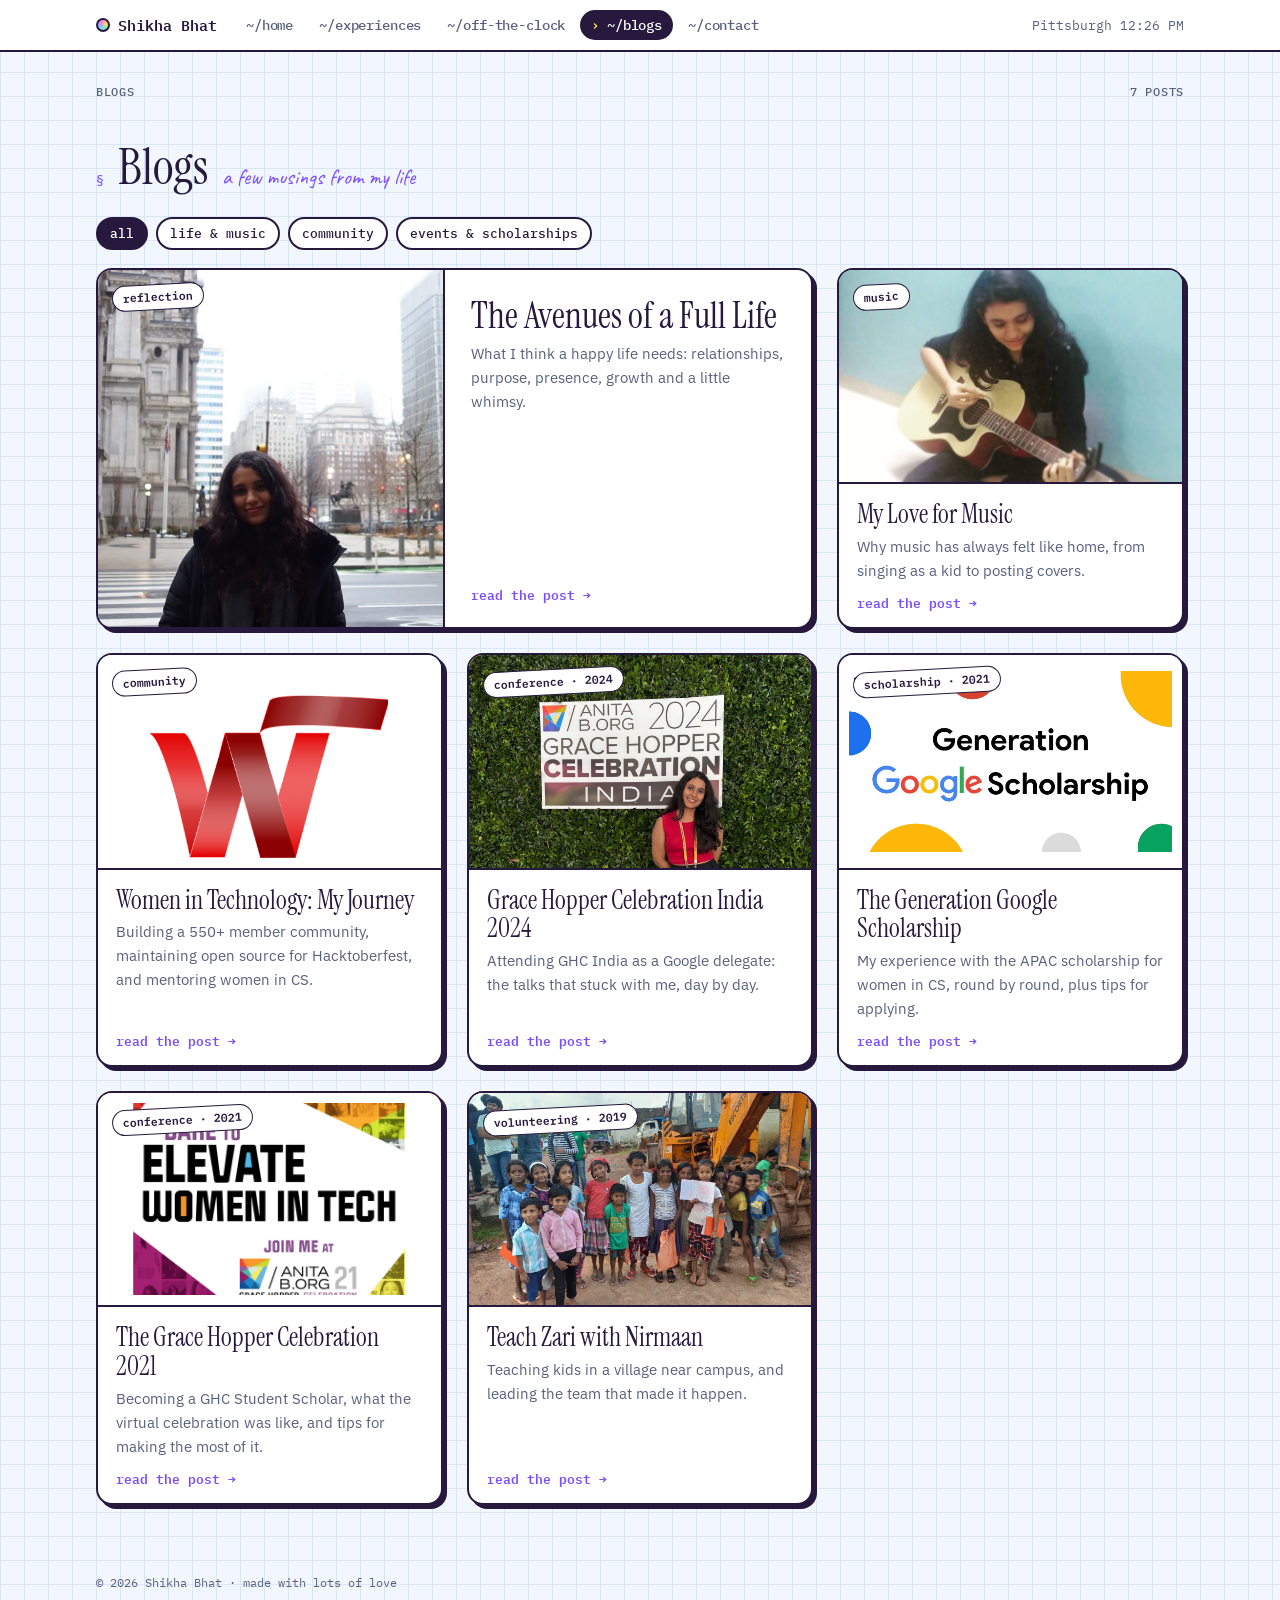
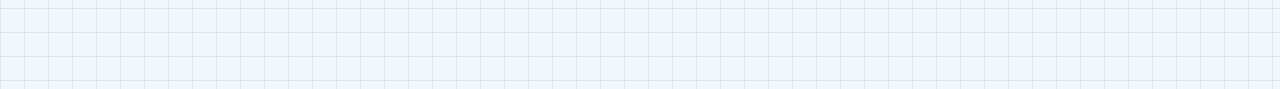
<file: blogs.html>
<!doctype html>
<html lang="en">
<head>
  <meta charset="utf-8">
  <meta name="viewport" content="width=device-width, initial-scale=1, viewport-fit=cover">
  <title>Blogs · Shikha Bhat</title>
  <meta name="description" content="Notes on music, women in tech, and what a full life looks like.">
  <meta property="og:title" content="Blogs · Shikha Bhat">
  <meta property="og:description" content="Notes on music, women in tech, and what a full life looks like.">
  <meta property="og:type" content="website">
  <meta name="theme-color" content="#f2f7fd">
  <link rel="icon" href="assets/favicon.svg?v=9" type="image/svg+xml">
  <link rel="preconnect" href="https://fonts.googleapis.com">
  <link rel="preconnect" href="https://fonts.gstatic.com" crossorigin>
  <link rel="stylesheet" href="https://fonts.googleapis.com/css2?family=Instrument+Serif:ital@0;1&family=IBM+Plex+Sans:wght@400;500;600;700&family=IBM+Plex+Mono:wght@400;500;600&family=Caveat:wght@500;700&family=Pixelify+Sans:wght@500;600&display=swap">
  <link rel="stylesheet" href="assets/css/style.css?v=9">
</head>
<body>
<a class="skip" href="#main">Skip to content</a>
<div class="site" id="site" data-look="color">
  <header class="menubar">
    <div class="wrap">
      <a class="mb-logo" href="index.html"><i></i>Shikha Bhat</a>
      <nav class="mb-nav" aria-label="Site pages">
        <a href="index.html">~/home</a>
        <a href="experiences.html">~/experiences</a>
        <a href="off-the-clock.html">~/off-the-clock</a>
        <a href="blogs.html" aria-current="page">~/blogs</a>
        <a href="contact.html">~/contact</a>
      </nav>
      <span class="mb-clock" id="clock">Pittsburgh</span>
    </div>
  </header>

  <main class="wrap" id="main">

    <div class="meta"><span>Blogs</span><span>7 posts</span></div>
    <section class="sec">
      <div class="h"><span class="num">§</span><h2>Blogs</h2><span class="note">a few musings from my life</span></div>
      <div class="filters" id="bfilters"><button class="chip" aria-pressed="true" data-f="all">all</button><button class="chip" aria-pressed="false" data-f="life">life & music</button><button class="chip" aria-pressed="false" data-f="community">community</button><button class="chip" aria-pressed="false" data-f="events">events & scholarships</button></div>
      <div class="posts" id="notes"></div>
    </section>
  </main>

  <footer class="foot wrap">© 2026 Shikha Bhat · made with lots of love</footer>
</div>
<script src="assets/js/main.js?v=9"></script>
</body>
</html>
</file>
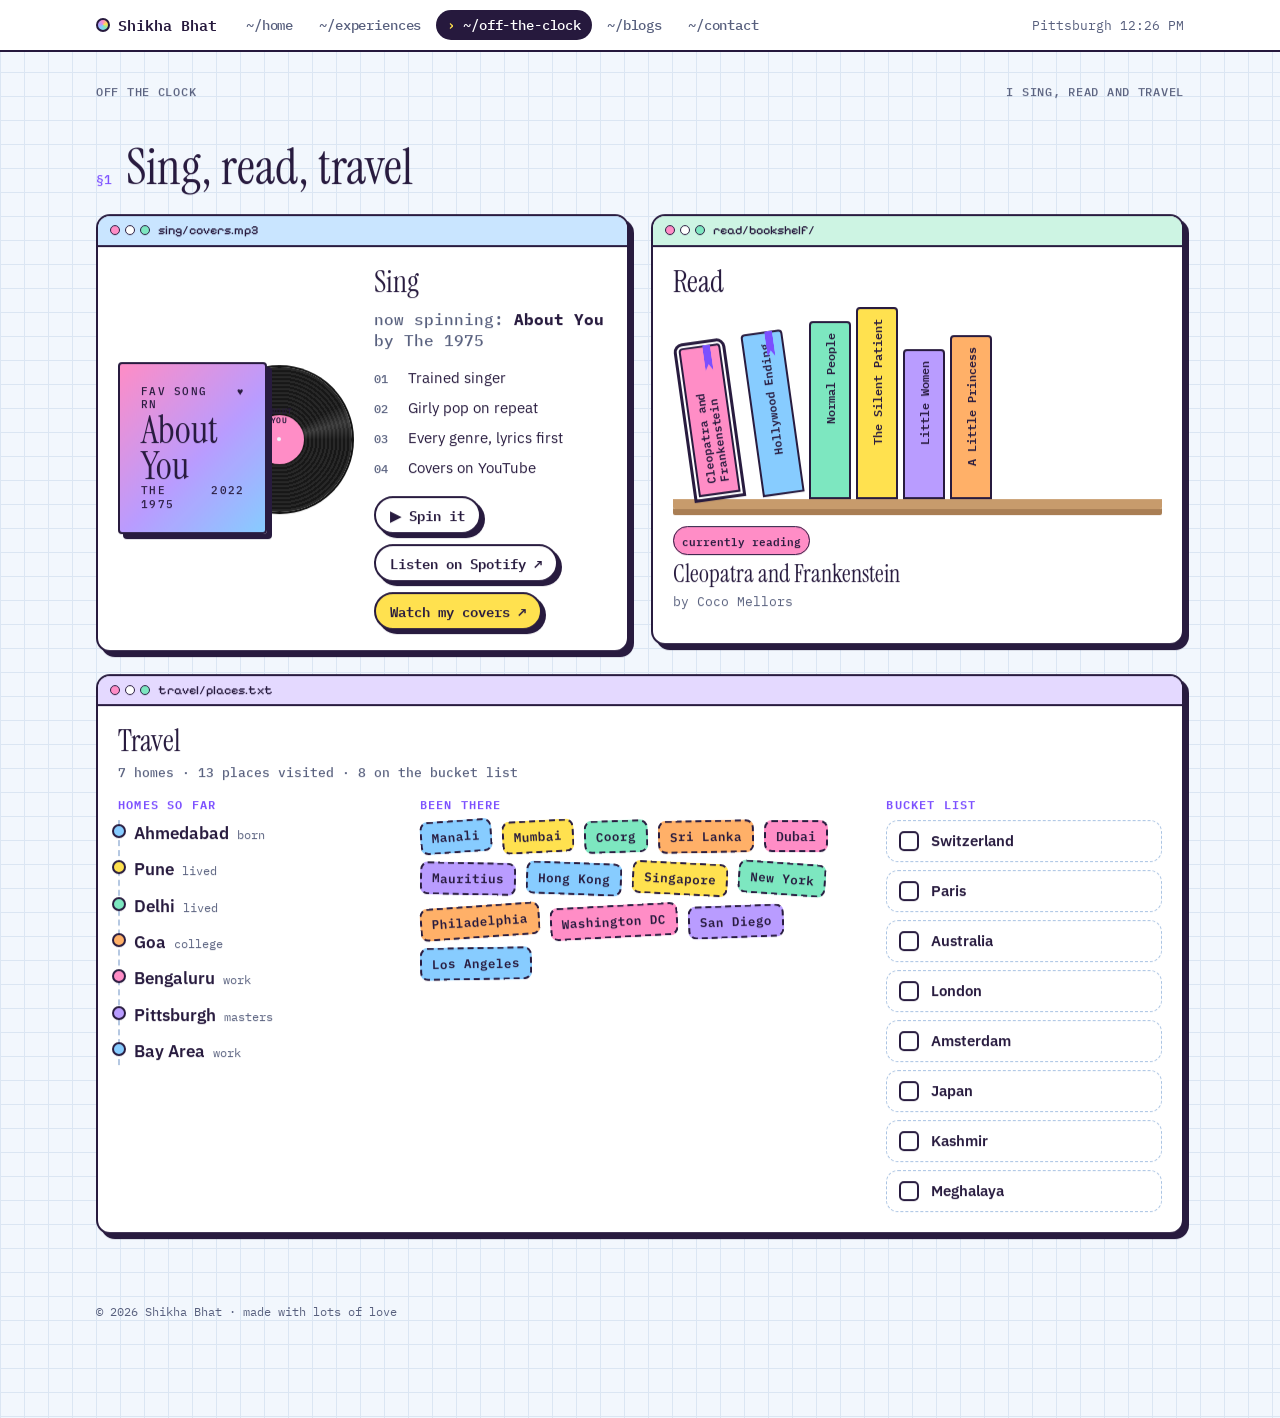
<file: gallery.html>
<!doctype html>
<html lang="en"><head><meta charset="utf-8"><title>Off the clock · Shikha Bhat</title>
<meta http-equiv="refresh" content="0; url=off-the-clock.html">
<link rel="canonical" href="off-the-clock.html"></head>
<body><p>The gallery moved to <a href="off-the-clock.html">~/off-the-clock</a>.</p></body></html>
</file>
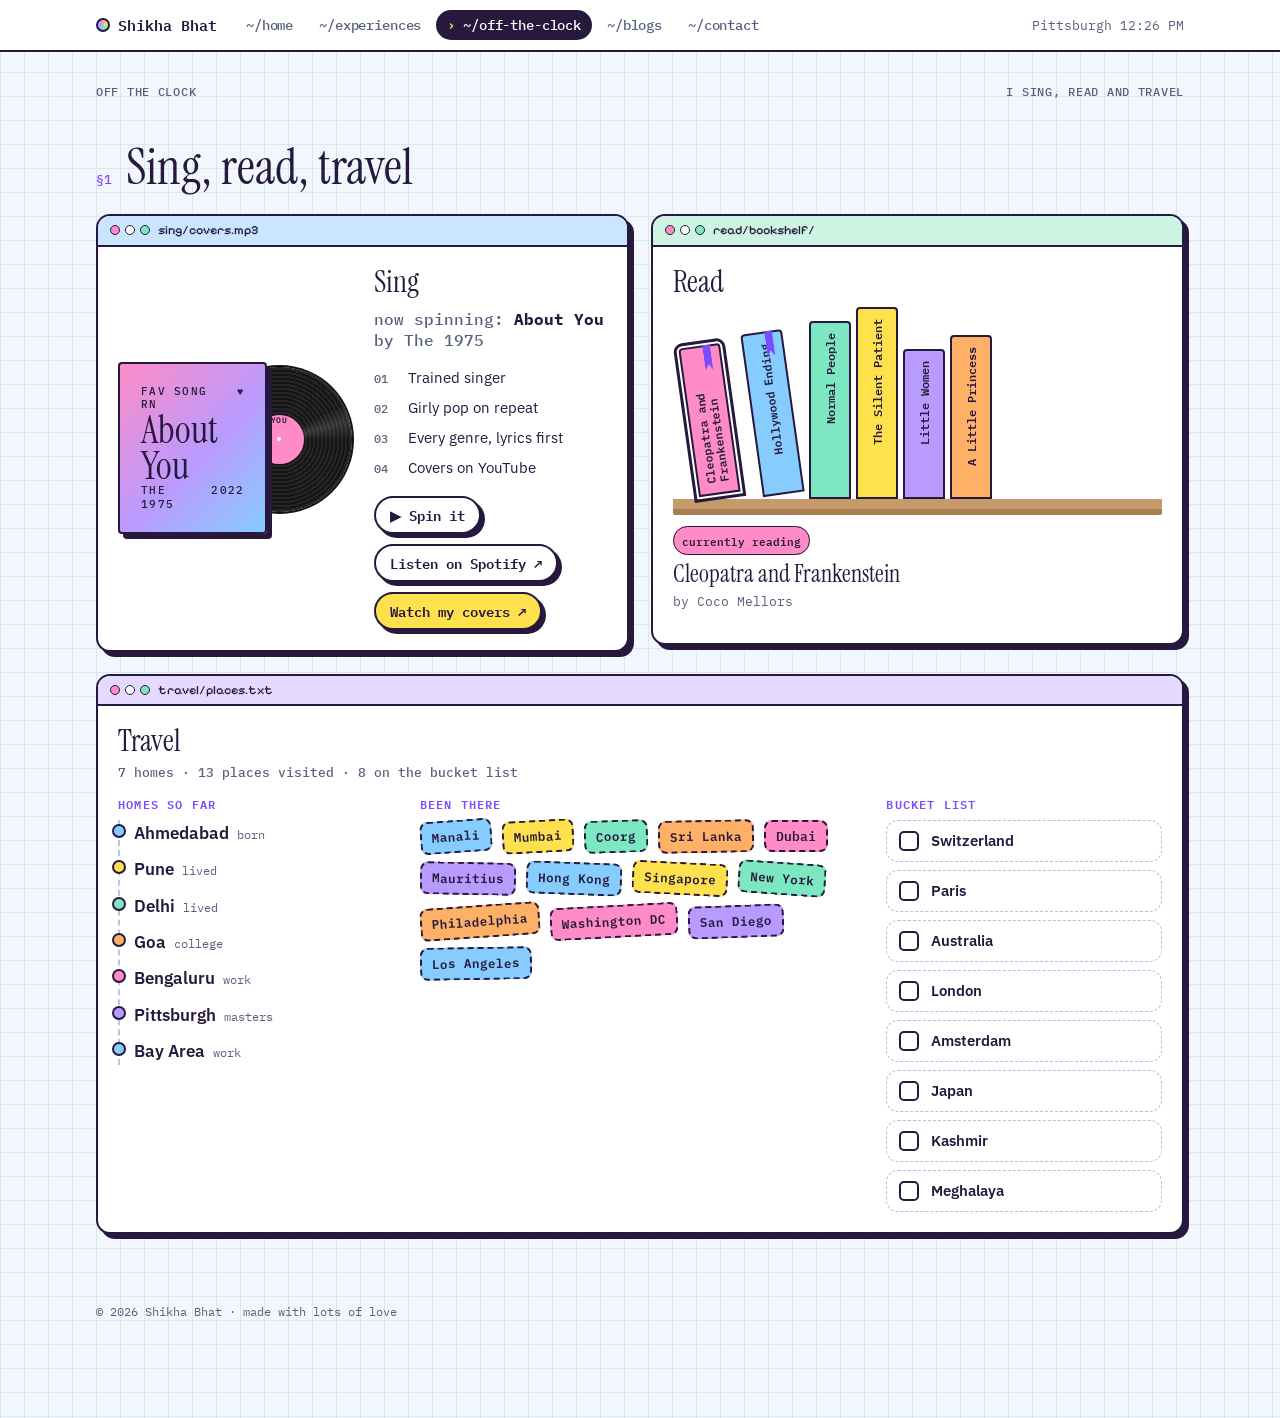
<file: off-the-clock.html>
<!doctype html>
<html lang="en">
<head>
  <meta charset="utf-8">
  <meta name="viewport" content="width=device-width, initial-scale=1, viewport-fit=cover">
  <title>Off the clock · Shikha Bhat</title>
  <meta name="description" content="Singing, reading and travel.">
  <meta property="og:title" content="Off the clock · Shikha Bhat">
  <meta property="og:description" content="Singing, reading and travel.">
  <meta property="og:type" content="website">
  <meta name="theme-color" content="#f2f7fd">
  <link rel="icon" href="assets/favicon.svg?v=9" type="image/svg+xml">
  <link rel="preconnect" href="https://fonts.googleapis.com">
  <link rel="preconnect" href="https://fonts.gstatic.com" crossorigin>
  <link rel="stylesheet" href="https://fonts.googleapis.com/css2?family=Instrument+Serif:ital@0;1&family=IBM+Plex+Sans:wght@400;500;600;700&family=IBM+Plex+Mono:wght@400;500;600&family=Caveat:wght@500;700&family=Pixelify+Sans:wght@500;600&display=swap">
  <link rel="stylesheet" href="assets/css/style.css?v=9">
</head>
<body>
<a class="skip" href="#main">Skip to content</a>
<div class="site" id="site" data-look="color">
  <header class="menubar">
    <div class="wrap">
      <a class="mb-logo" href="index.html"><i></i>Shikha Bhat</a>
      <nav class="mb-nav" aria-label="Site pages">
        <a href="index.html">~/home</a>
        <a href="experiences.html">~/experiences</a>
        <a href="off-the-clock.html" aria-current="page">~/off-the-clock</a>
        <a href="blogs.html">~/blogs</a>
        <a href="contact.html">~/contact</a>
      </nav>
      <span class="mb-clock" id="clock">Pittsburgh</span>
    </div>
  </header>

  <main class="wrap" id="main">

    <div class="meta"><span>Off the clock</span><span>I sing, read and travel</span></div>
    <section class="sec">
      <div class="h"><span class="num">§1</span><h2>Sing, read, travel</h2></div>
      <div class="off">
        <div class="win">
          <div class="win-bar"><span class="dots"><i></i><i></i><i></i></span>sing/covers.mp3</div>
          <div class="vinyl">
            <div class="v-stage">
              <div class="v-disc" id="disc" role="img" aria-label="A vinyl of About You by The 1975, my current favorite song. Drag to spin"><div class="v-shine"></div><div class="v-label"><span>ABOUT YOU</span></div></div>
              <div class="v-sleeve"><small><span>fav song rn</span><span>♥</span></small><b>About You</b><small><span>The 1975</span><span>2022</span></small></div>
            </div>
            <div class="v-copy">
              <h3>Sing</h3>
              <p class="now-spin">now spinning: <b>About You</b> by The 1975</p>
              <ul class="v-list"><li><span>01</span>Trained singer</li><li><span>02</span>Girly pop on repeat</li><li><span>03</span>Every genre, lyrics first</li><li><span>04</span>Covers on YouTube</li></ul>
              <div class="v-row"><button class="btn" id="spin">▶ Spin it</button><a class="btn" href="https://open.spotify.com/search/About%20You%20The%201975" target="_blank" rel="noopener">Listen on Spotify ↗</a><a class="btn fill" href="https://www.youtube.com/channel/UCk3wDccuE9qDIIfIF9JwXhQ" target="_blank" rel="noopener">Watch my covers ↗</a></div>
            </div>
          </div>
        </div>
        <div class="win" id="tracks-card">
          <div class="win-bar"><span class="dots"><i></i><i></i><i></i></span>listen/on_repeat.m3u</div>
          <div class="shelf-box">
            <h3>On repeat</h3>
            <div class="crate" id="crate" aria-label="Songs on repeat"></div>
            <div class="book-info" id="track-info" aria-live="polite"></div>
            <div class="spotify" id="spotify-embed"></div>
          </div>
        </div>
        <div class="win">
          <div class="win-bar"><span class="dots"><i></i><i></i><i></i></span>read/bookshelf/</div>
          <div class="shelf-box">
            <h3>Read</h3>
            <div class="shelf" id="shelf" role="list" aria-label="Bookshelf"></div>
            <div class="book-info" id="book-info" aria-live="polite"></div>
          </div>
        </div>
        <div class="win travel-card">
          <div class="win-bar"><span class="dots"><i></i><i></i><i></i></span>travel/places.txt</div>
          <div class="bucket-box">
            <h3>Travel</h3>
            <p class="travel-count" id="travel-count"></p>
            <div class="travel-cols">
              <div><h4>homes so far</h4><ol class="homes" id="homes"></ol></div>
              <div><h4>been there</h4><div class="stamps" id="stamps"></div></div>
              <div><h4>bucket list</h4><ul class="bucket" id="bucket"></ul></div>
            </div>
          </div>
        </div>
      </div>
    </section>
  </main>

  <footer class="foot wrap">© 2026 Shikha Bhat · made with lots of love</footer>
</div>
<script src="assets/js/main.js?v=9"></script>
</body>
</html>
</file>
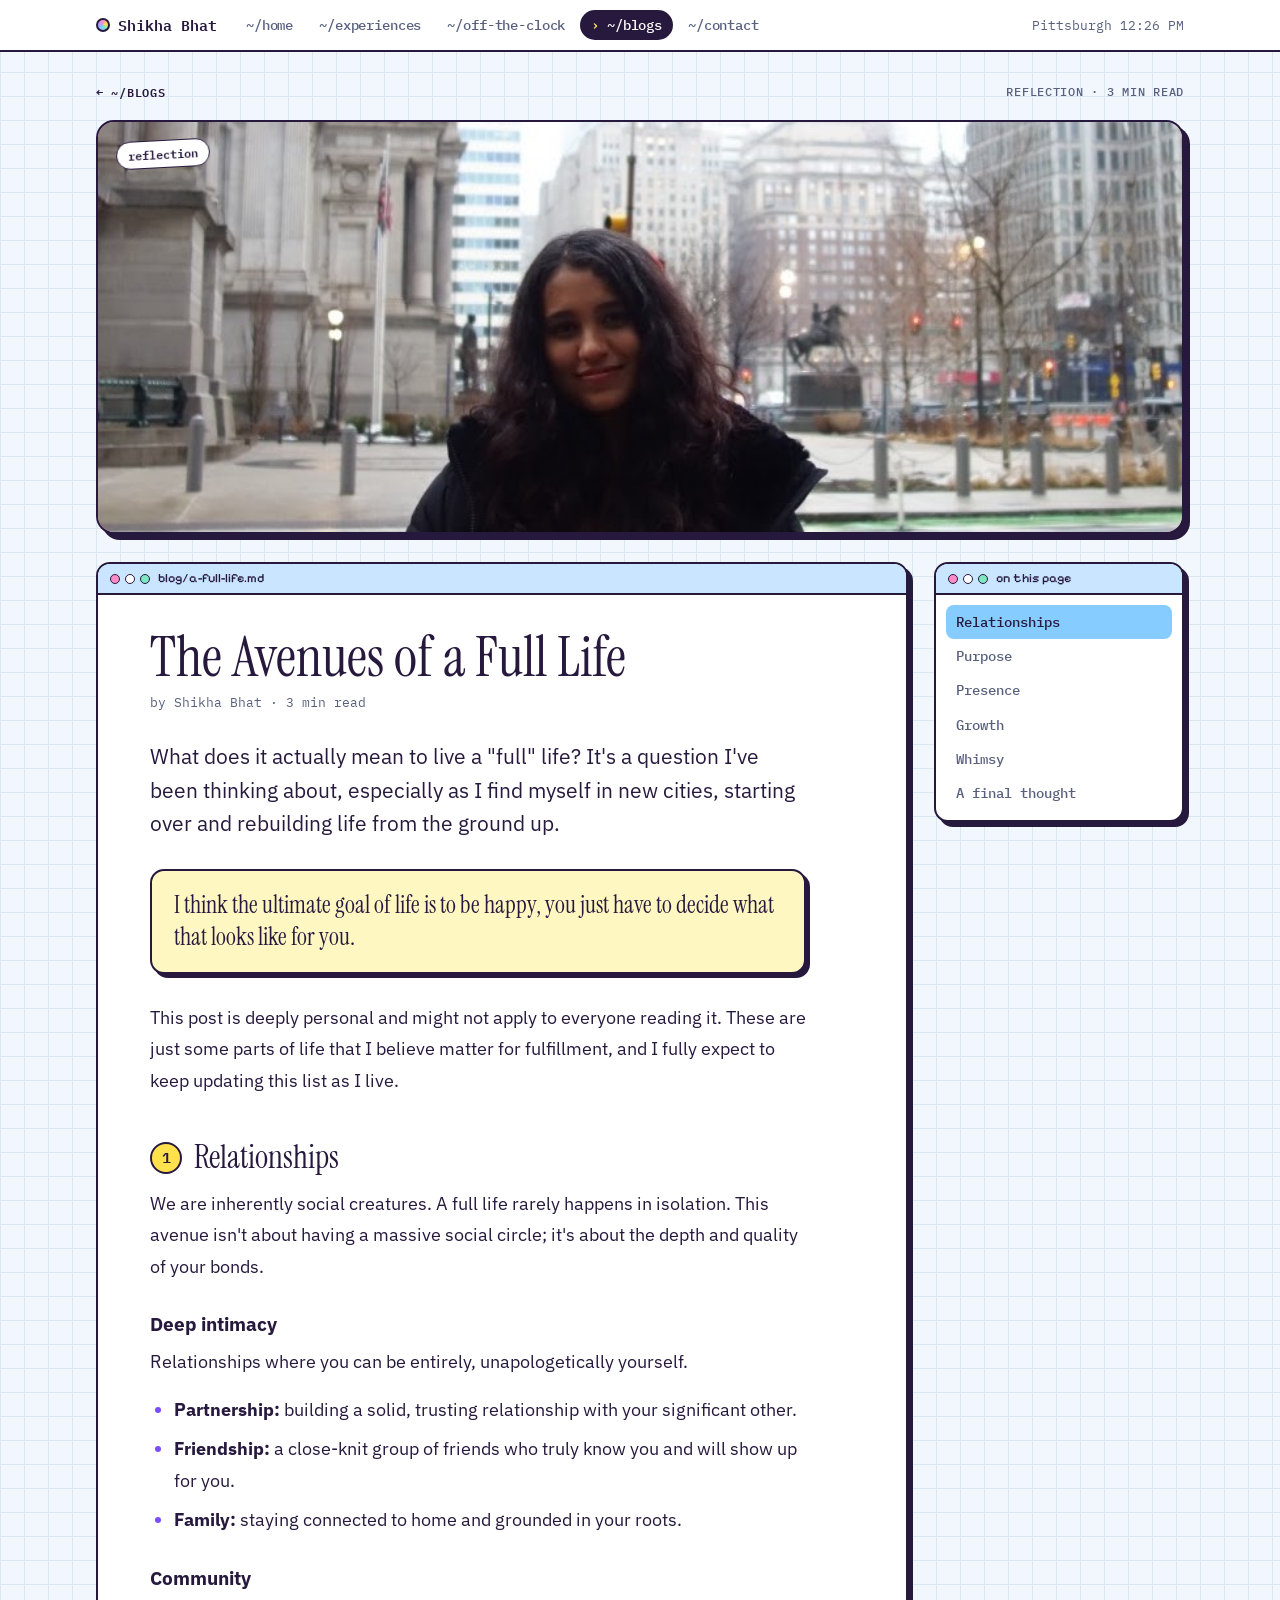
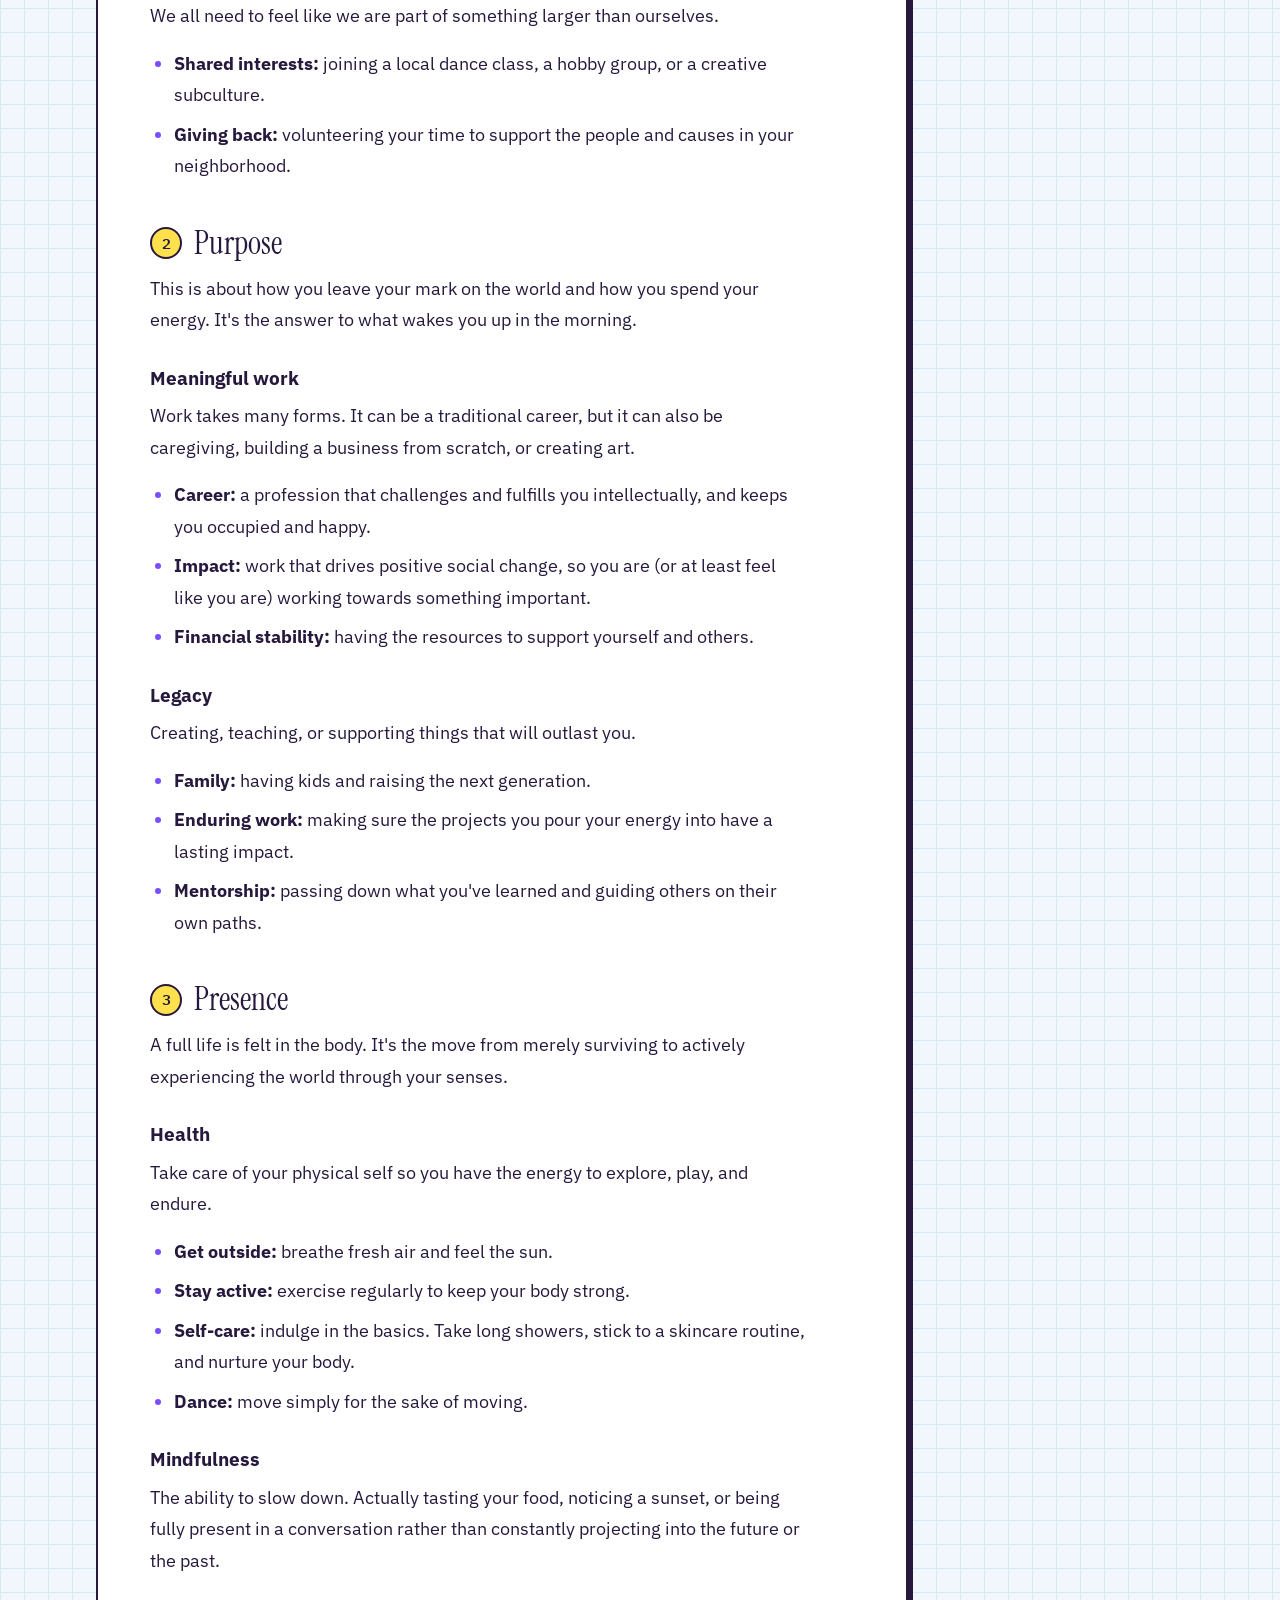
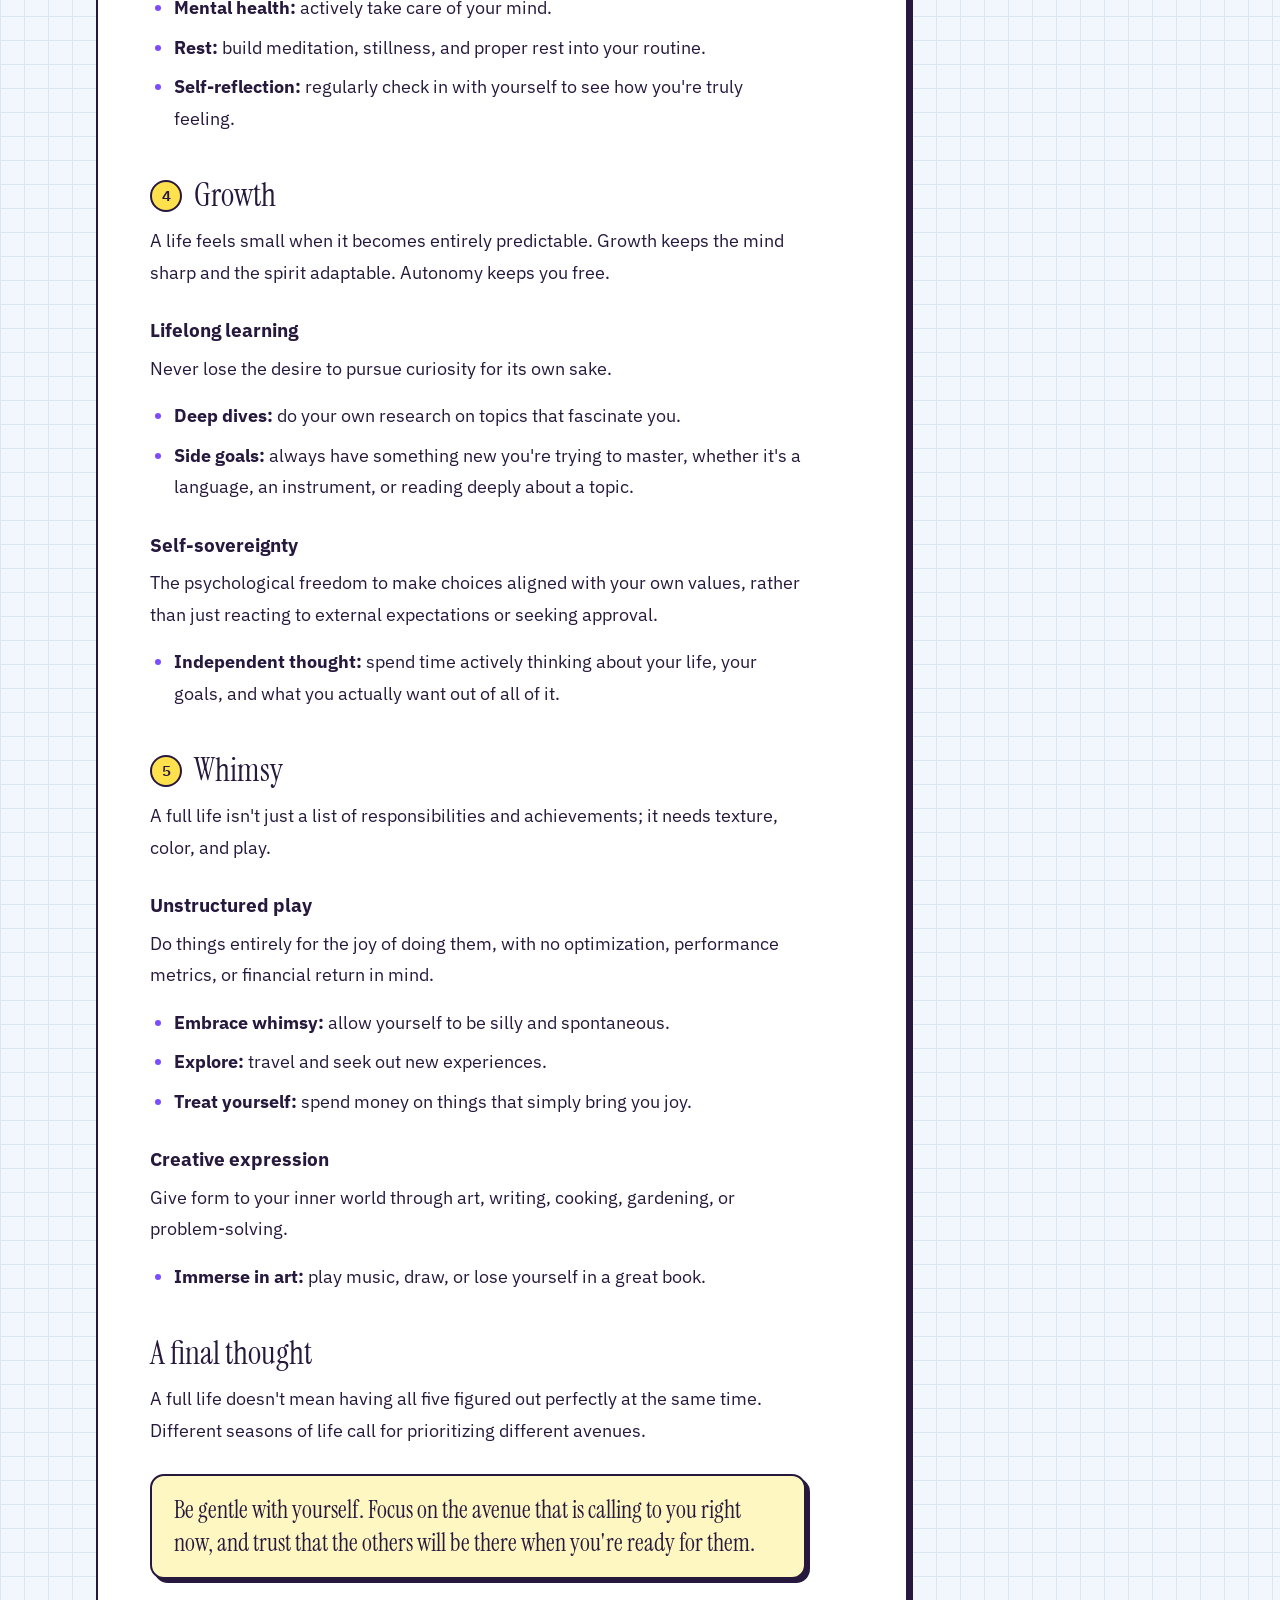
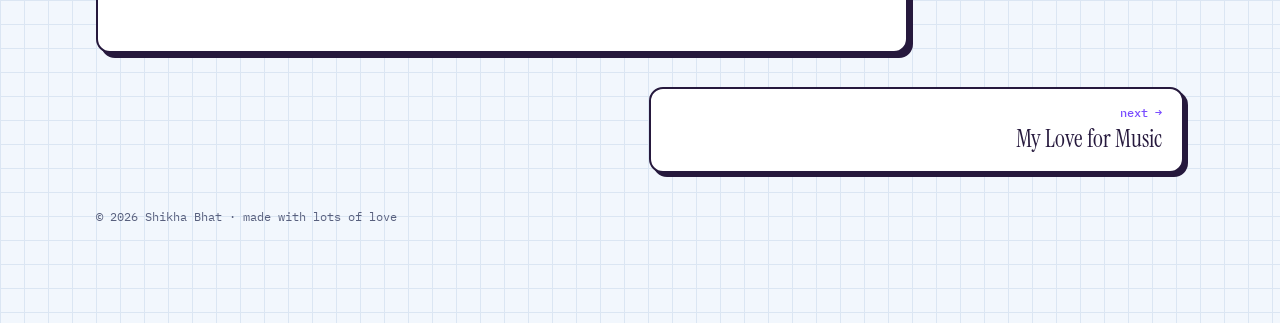
<file: blog/a-full-life.html>
<!doctype html>
<html lang="en">
<head>
  <meta charset="utf-8">
  <meta name="viewport" content="width=device-width, initial-scale=1, viewport-fit=cover">
  <title>The Avenues of a Full Life · Shikha Bhat</title>
  <meta name="description" content="What I think a happy life needs: relationships, purpose, presence, growth and a little whimsy.">
  <meta property="og:title" content="The Avenues of a Full Life · Shikha Bhat">
  <meta property="og:description" content="What I think a happy life needs: relationships, purpose, presence, growth and a little whimsy.">
  <meta property="og:type" content="article">
  <meta name="theme-color" content="#f2f7fd">
  <link rel="icon" href="../assets/favicon.svg?v=9" type="image/svg+xml">
  <link rel="preconnect" href="https://fonts.googleapis.com">
  <link rel="preconnect" href="https://fonts.gstatic.com" crossorigin>
  <link rel="stylesheet" href="https://fonts.googleapis.com/css2?family=Instrument+Serif:ital@0;1&family=IBM+Plex+Sans:wght@400;500;600;700&family=IBM+Plex+Mono:wght@400;500;600&family=Caveat:wght@500;700&family=Pixelify+Sans:wght@500;600&display=swap">
  <link rel="stylesheet" href="../assets/css/style.css?v=9">
</head>
<body>
<a class="skip" href="#main">Skip to content</a>
<div class="site" id="site" data-look="color">
  <header class="menubar">
    <div class="wrap">
      <a class="mb-logo" href="../index.html"><i></i>Shikha Bhat</a>
      <nav class="mb-nav" aria-label="Site pages">
        <a href="../index.html">~/home</a>
        <a href="../experiences.html">~/experiences</a>
        <a href="../off-the-clock.html">~/off-the-clock</a>
        <a href="../blogs.html" aria-current="page">~/blogs</a>
        <a href="../contact.html">~/contact</a>
      </nav>
      <span class="mb-clock" id="clock">Pittsburgh</span>
    </div>
  </header>

  <main class="wrap" id="main">
    <div class="meta"><a class="back" href="../blogs.html">← ~/blogs</a><span>reflection · 3 min read</span></div>
    <header class="post-hero has-img pat0" style="background-color:#ff8cc6">
      <img class="hero-img" style="object-position:center 72%" src="../images/blog/cover-a-full-life.jpg" alt="Shikha in a city square">
      <span class="sticker">reflection</span>
      <span class="kicker">a full life</span>
    </header>
    <div class="post-layout">
      <article class="win article">
        <div class="win-bar"><span class="dots"><i></i><i></i><i></i></span>blog/a-full-life.md</div>
        <div class="article-body">
          <h1>The Avenues of a Full Life</h1>
          <p class="byline">by Shikha Bhat · 3 min read</p>
<p class="lead">What does it actually mean to live a "full" life? It's a question I've been thinking about, especially as I find myself in new cities, starting over and rebuilding life from the ground up.</p>
<blockquote>I think the ultimate goal of life is to be happy, you just have to decide what that looks like for you.</blockquote>
<p>This post is deeply personal and might not apply to everyone reading it. These are just some parts of life that I believe matter for fulfillment, and I fully expect to keep updating this list as I live.</p>

<h2 id="relationships"><span class="n">1</span>Relationships</h2>
<p>We are inherently social creatures. A full life rarely happens in isolation. This avenue isn't about having a massive social circle; it's about the depth and quality of your bonds.</p>
<h3>Deep intimacy</h3>
<p>Relationships where you can be entirely, unapologetically yourself.</p>
<ul>
<li><b>Partnership:</b> building a solid, trusting relationship with your significant other.</li>
<li><b>Friendship:</b> a close-knit group of friends who truly know you and will show up for you.</li>
<li><b>Family:</b> staying connected to home and grounded in your roots.</li>
</ul>
<h3>Community</h3>
<p>We all need to feel like we are part of something larger than ourselves.</p>
<ul>
<li><b>Shared interests:</b> joining a local dance class, a hobby group, or a creative subculture.</li>
<li><b>Giving back:</b> volunteering your time to support the people and causes in your neighborhood.</li>
</ul>

<h2 id="purpose"><span class="n">2</span>Purpose</h2>
<p>This is about how you leave your mark on the world and how you spend your energy. It's the answer to what wakes you up in the morning.</p>
<h3>Meaningful work</h3>
<p>Work takes many forms. It can be a traditional career, but it can also be caregiving, building a business from scratch, or creating art.</p>
<ul>
<li><b>Career:</b> a profession that challenges and fulfills you intellectually, and keeps you occupied and happy.</li>
<li><b>Impact:</b> work that drives positive social change, so you are (or at least feel like you are) working towards something important.</li>
<li><b>Financial stability:</b> having the resources to support yourself and others.</li>
</ul>
<h3>Legacy</h3>
<p>Creating, teaching, or supporting things that will outlast you.</p>
<ul>
<li><b>Family:</b> having kids and raising the next generation.</li>
<li><b>Enduring work:</b> making sure the projects you pour your energy into have a lasting impact.</li>
<li><b>Mentorship:</b> passing down what you've learned and guiding others on their own paths.</li>
</ul>

<h2 id="presence"><span class="n">3</span>Presence</h2>
<p>A full life is felt in the body. It's the move from merely surviving to actively experiencing the world through your senses.</p>
<h3>Health</h3>
<p>Take care of your physical self so you have the energy to explore, play, and endure.</p>
<ul>
<li><b>Get outside:</b> breathe fresh air and feel the sun.</li>
<li><b>Stay active:</b> exercise regularly to keep your body strong.</li>
<li><b>Self-care:</b> indulge in the basics. Take long showers, stick to a skincare routine, and nurture your body.</li>
<li><b>Dance:</b> move simply for the sake of moving.</li>
</ul>
<h3>Mindfulness</h3>
<p>The ability to slow down. Actually tasting your food, noticing a sunset, or being fully present in a conversation rather than constantly projecting into the future or the past.</p>
<ul>
<li><b>Mental health:</b> actively take care of your mind.</li>
<li><b>Rest:</b> build meditation, stillness, and proper rest into your routine.</li>
<li><b>Self-reflection:</b> regularly check in with yourself to see how you're truly feeling.</li>
</ul>

<h2 id="growth"><span class="n">4</span>Growth</h2>
<p>A life feels small when it becomes entirely predictable. Growth keeps the mind sharp and the spirit adaptable. Autonomy keeps you free.</p>
<h3>Lifelong learning</h3>
<p>Never lose the desire to pursue curiosity for its own sake.</p>
<ul>
<li><b>Deep dives:</b> do your own research on topics that fascinate you.</li>
<li><b>Side goals:</b> always have something new you're trying to master, whether it's a language, an instrument, or reading deeply about a topic.</li>
</ul>
<h3>Self-sovereignty</h3>
<p>The psychological freedom to make choices aligned with your own values, rather than just reacting to external expectations or seeking approval.</p>
<ul>
<li><b>Independent thought:</b> spend time actively thinking about your life, your goals, and what you actually want out of all of it.</li>
</ul>

<h2 id="whimsy"><span class="n">5</span>Whimsy</h2>
<p>A full life isn't just a list of responsibilities and achievements; it needs texture, color, and play.</p>
<h3>Unstructured play</h3>
<p>Do things entirely for the joy of doing them, with no optimization, performance metrics, or financial return in mind.</p>
<ul>
<li><b>Embrace whimsy:</b> allow yourself to be silly and spontaneous.</li>
<li><b>Explore:</b> travel and seek out new experiences.</li>
<li><b>Treat yourself:</b> spend money on things that simply bring you joy.</li>
</ul>
<h3>Creative expression</h3>
<p>Give form to your inner world through art, writing, cooking, gardening, or problem-solving.</p>
<ul>
<li><b>Immerse in art:</b> play music, draw, or lose yourself in a great book.</li>
</ul>

<h2 id="final-thought">A final thought</h2>
<p>A full life doesn't mean having all five figured out perfectly at the same time. Different seasons of life call for prioritizing different avenues.</p>
<blockquote>Be gentle with yourself. Focus on the avenue that is calling to you right now, and trust that the others will be there when you're ready for them.</blockquote>
        </div>
      </article>
      <aside class="toc">
        <div class="win"><div class="win-bar"><span class="dots"><i></i><i></i><i></i></span>on this page</div>
          <nav class="toc-list" aria-label="On this page"><a href="#relationships">Relationships</a><a href="#purpose">Purpose</a><a href="#presence">Presence</a><a href="#growth">Growth</a><a href="#whimsy">Whimsy</a><a href="#final-thought">A final thought</a></nav>
        </div>
      </aside>
    </div>
    <nav class="post-nav" aria-label="More posts"><span></span><a class="pn next" href="music.html"><small>next →</small><b>My Love for Music</b></a></nav>
  </main>

  <footer class="foot wrap">© 2026 Shikha Bhat · made with lots of love</footer>
</div>
<script src="../assets/js/main.js?v=9"></script>
</body>
</html>
</file>
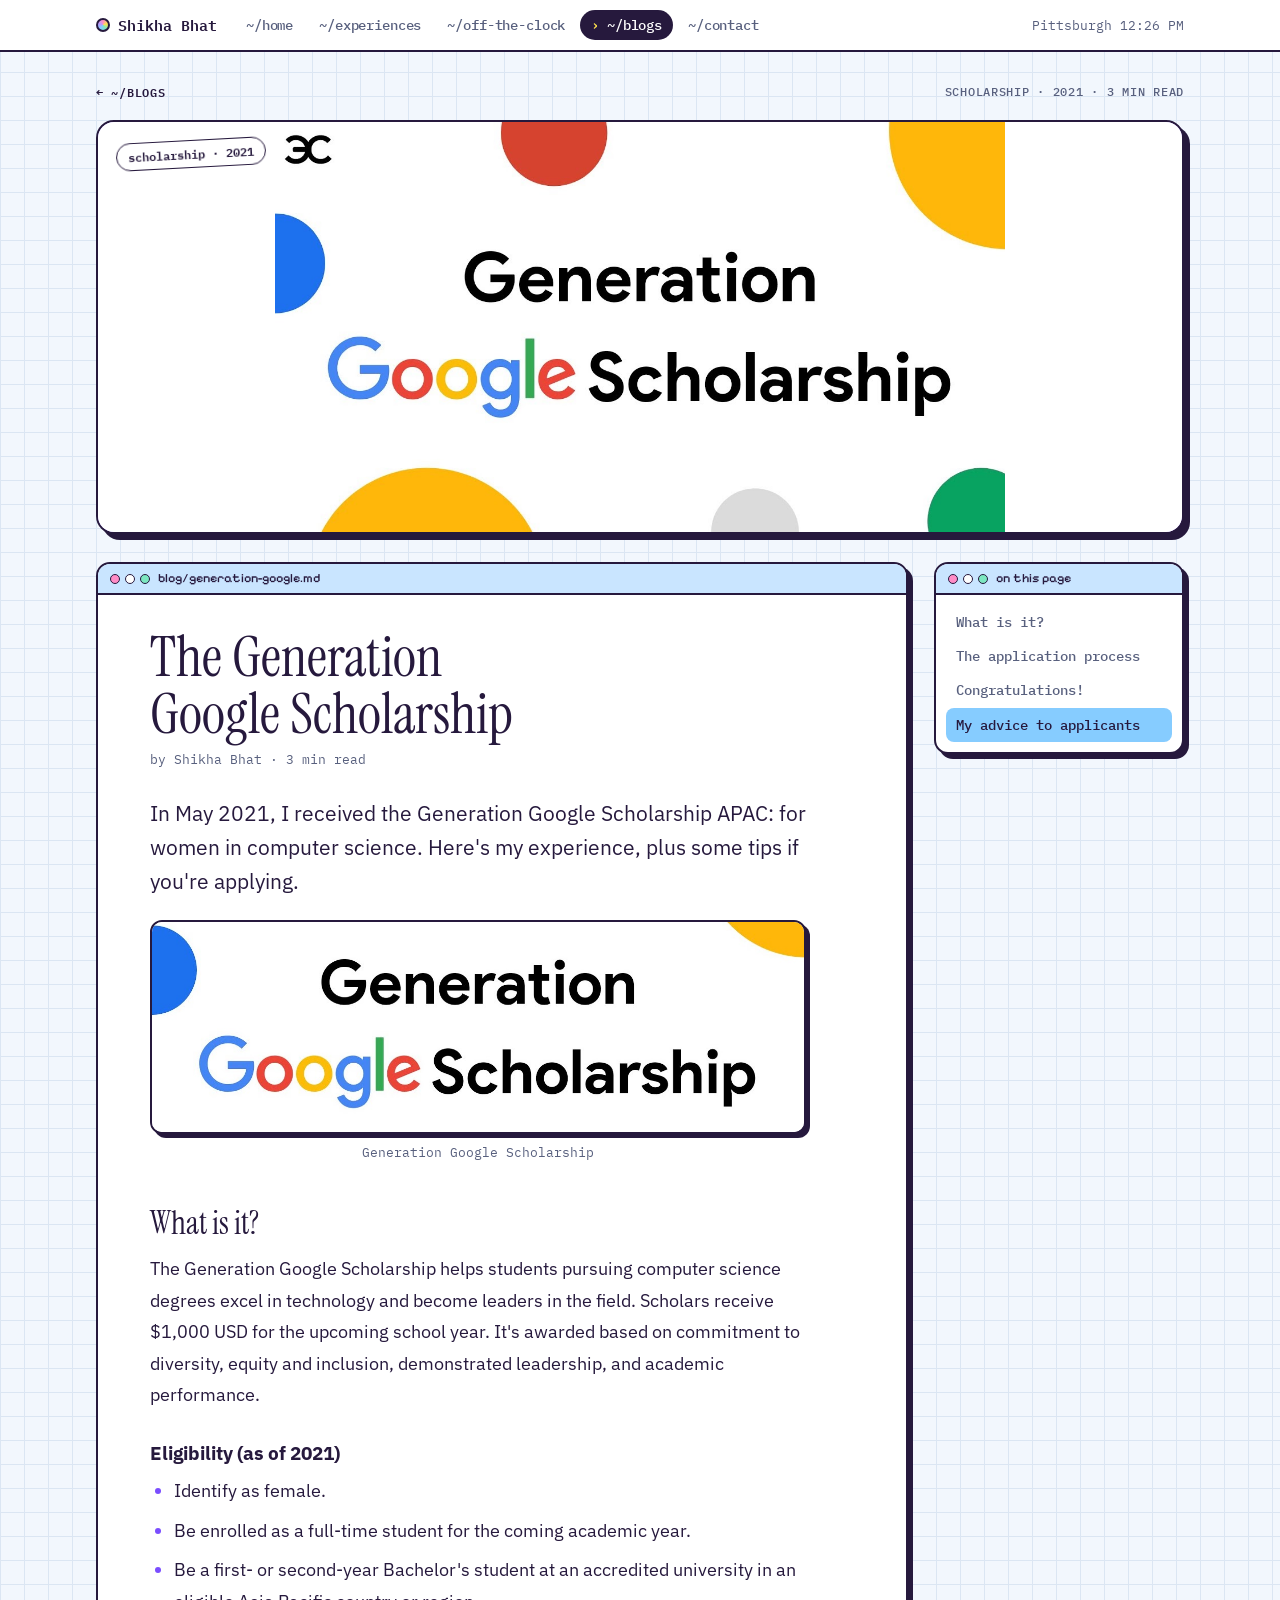
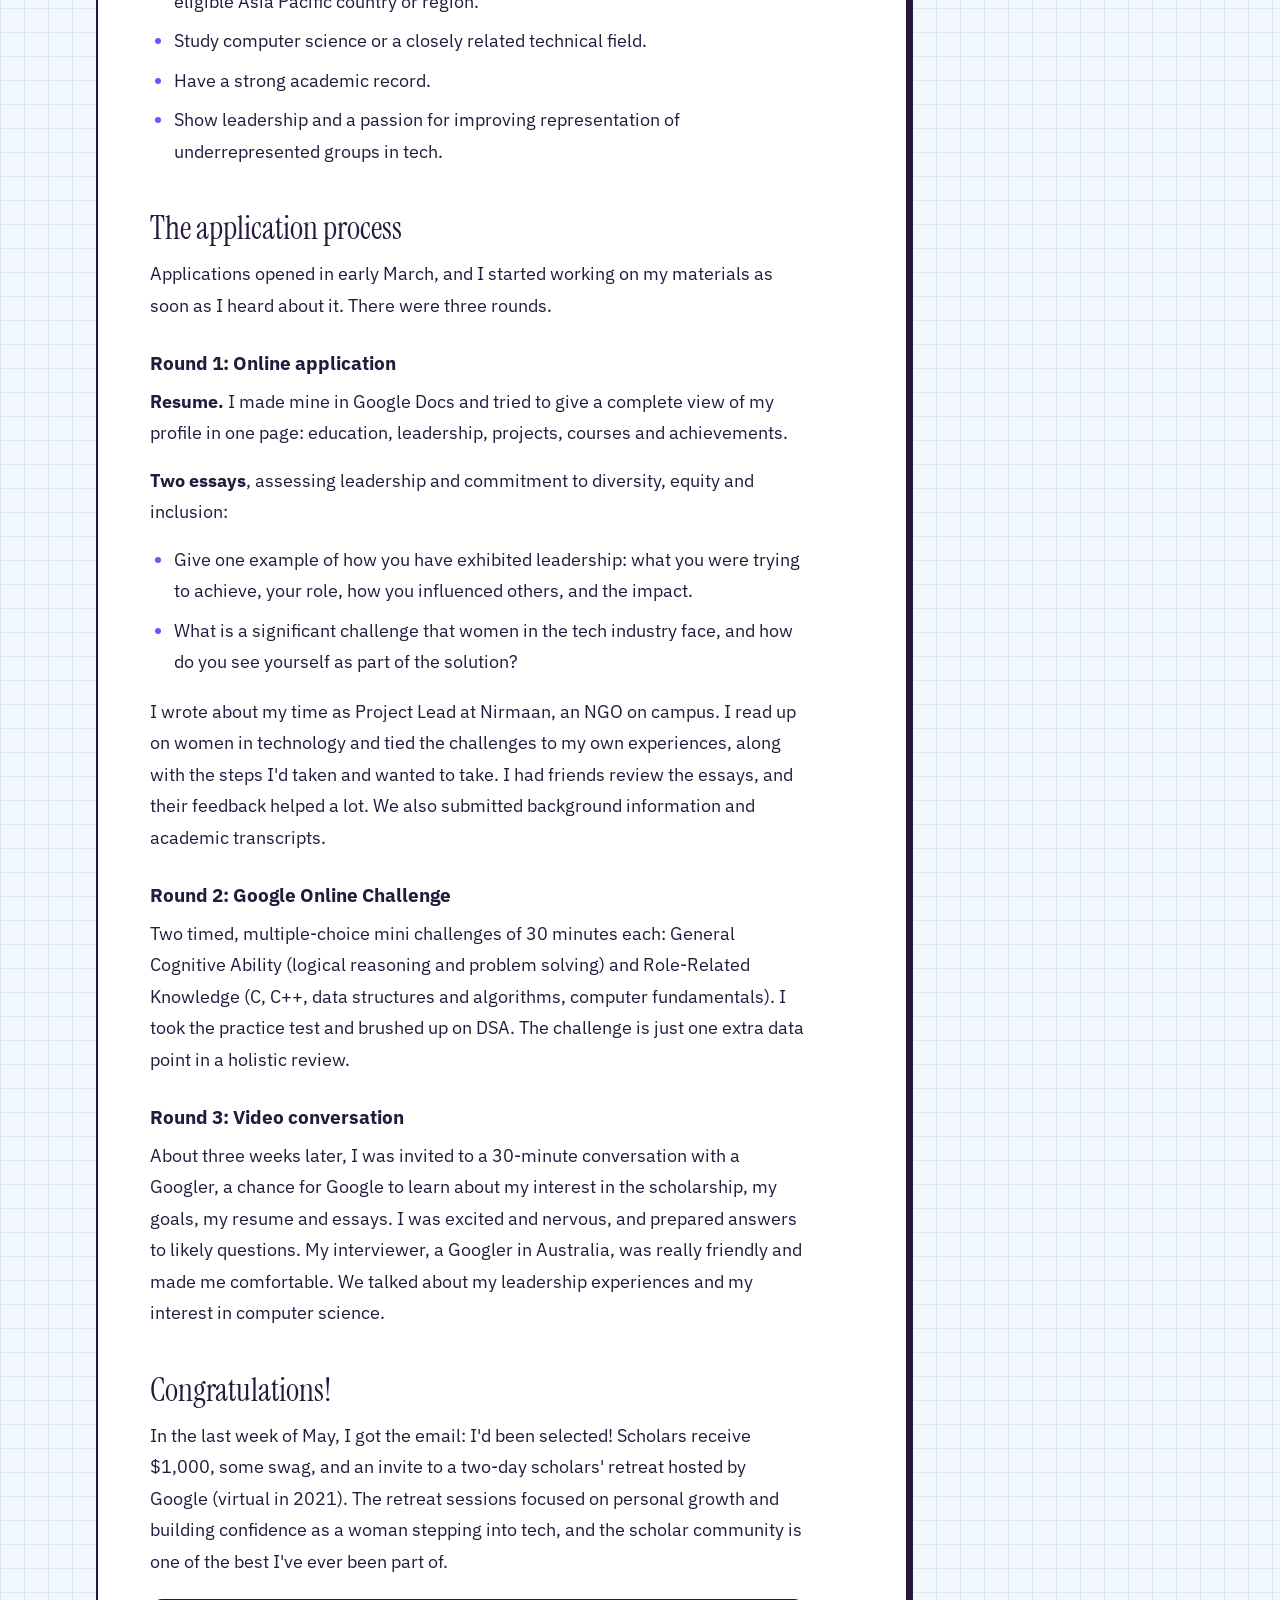
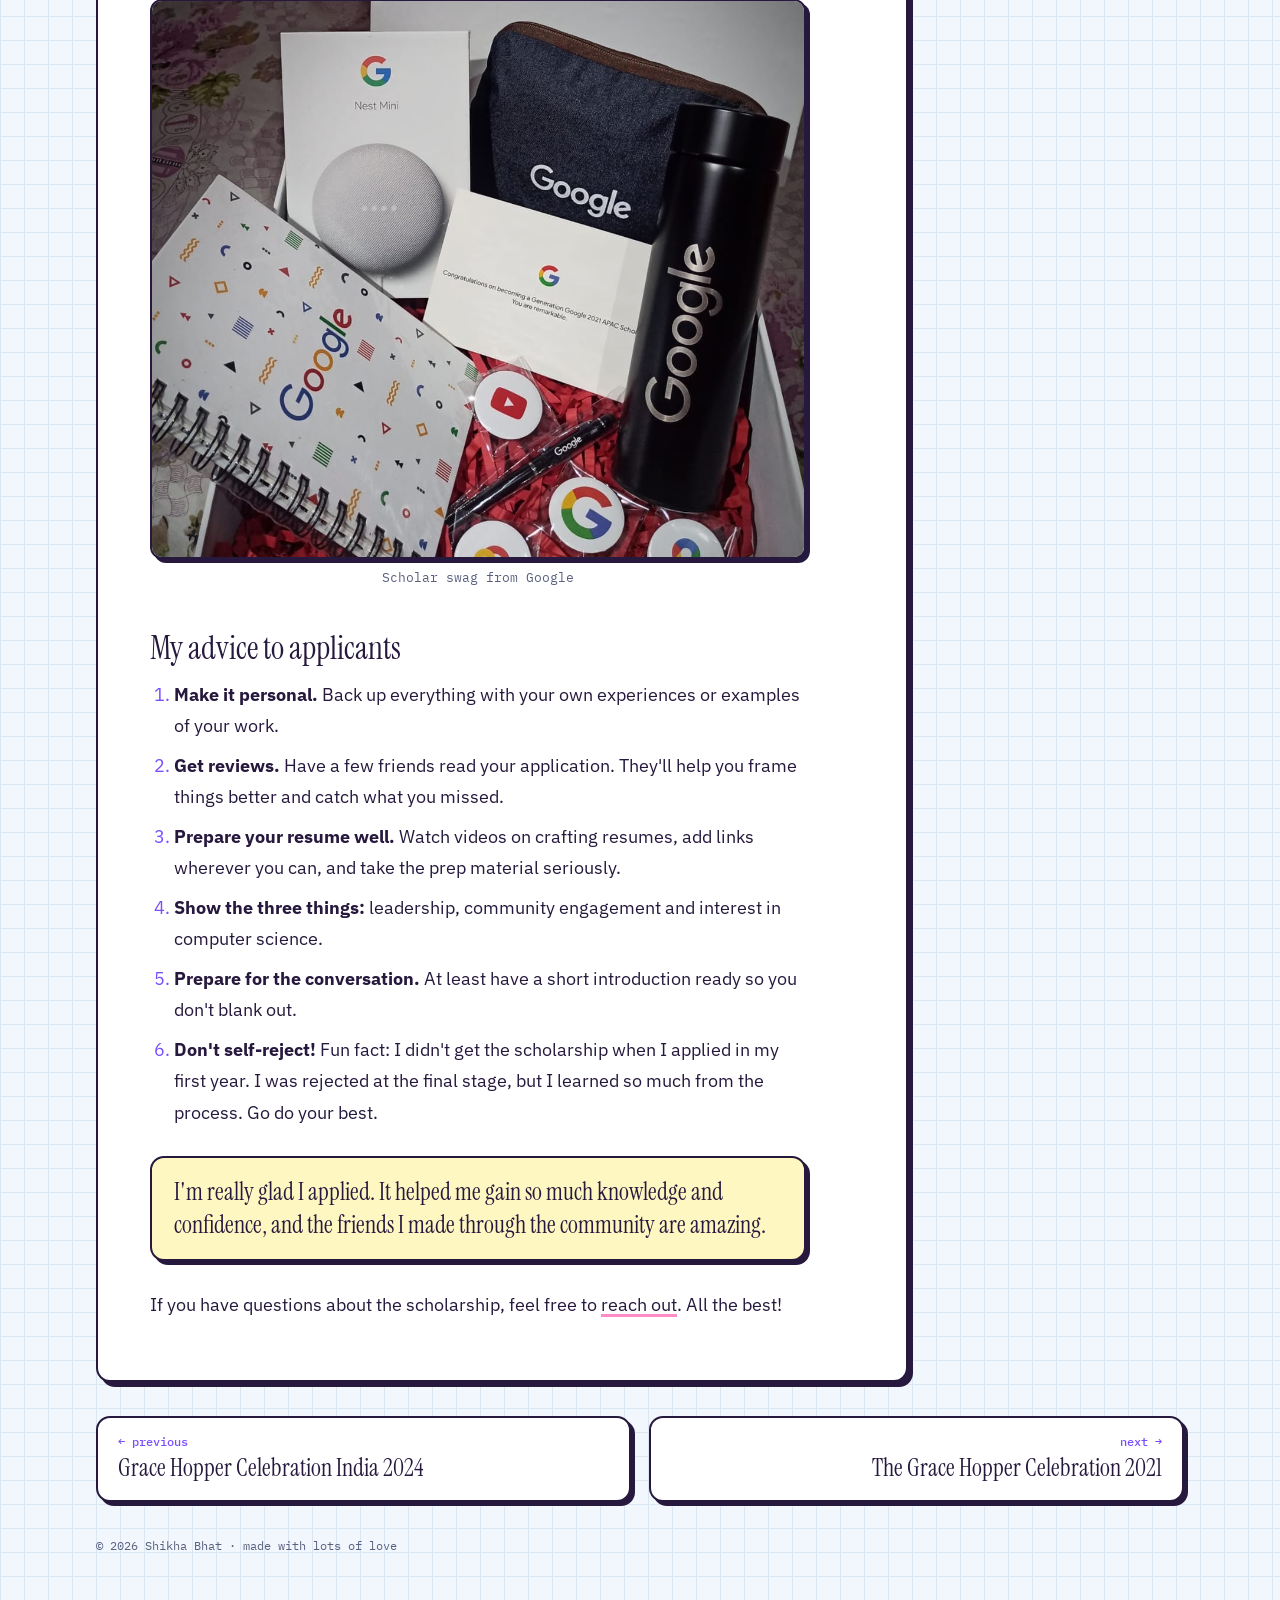
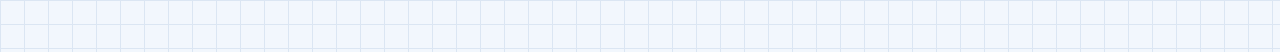
<file: blog/generation-google.html>
<!doctype html>
<html lang="en">
<head>
  <meta charset="utf-8">
  <meta name="viewport" content="width=device-width, initial-scale=1, viewport-fit=cover">
  <title>The Generation Google Scholarship · Shikha Bhat</title>
  <meta name="description" content="My experience with the APAC scholarship for women in CS, round by round, plus tips for applying.">
  <meta property="og:title" content="The Generation Google Scholarship · Shikha Bhat">
  <meta property="og:description" content="My experience with the APAC scholarship for women in CS, round by round, plus tips for applying.">
  <meta property="og:type" content="article">
  <meta name="theme-color" content="#f2f7fd">
  <link rel="icon" href="../assets/favicon.svg?v=9" type="image/svg+xml">
  <link rel="preconnect" href="https://fonts.googleapis.com">
  <link rel="preconnect" href="https://fonts.gstatic.com" crossorigin>
  <link rel="stylesheet" href="https://fonts.googleapis.com/css2?family=Instrument+Serif:ital@0;1&family=IBM+Plex+Sans:wght@400;500;600;700&family=IBM+Plex+Mono:wght@400;500;600&family=Caveat:wght@500;700&family=Pixelify+Sans:wght@500;600&display=swap">
  <link rel="stylesheet" href="../assets/css/style.css?v=9">
</head>
<body>
<a class="skip" href="#main">Skip to content</a>
<div class="site" id="site" data-look="color">
  <header class="menubar">
    <div class="wrap">
      <a class="mb-logo" href="../index.html"><i></i>Shikha Bhat</a>
      <nav class="mb-nav" aria-label="Site pages">
        <a href="../index.html">~/home</a>
        <a href="../experiences.html">~/experiences</a>
        <a href="../off-the-clock.html">~/off-the-clock</a>
        <a href="../blogs.html" aria-current="page">~/blogs</a>
        <a href="../contact.html">~/contact</a>
      </nav>
      <span class="mb-clock" id="clock">Pittsburgh</span>
    </div>
  </header>

  <main class="wrap" id="main">
    <div class="meta"><a class="back" href="../blogs.html">← ~/blogs</a><span>scholarship · 2021 · 3 min read</span></div>
    <header class="post-hero has-img pat0" style="background-color:#b99bff">
      <img class="hero-img contain" src="../images/blog/cover-generation-google.jpg" alt="Generation Google Scholarship">
      <span class="sticker">scholarship · 2021</span>
      <span class="kicker">Gen Google</span>
    </header>
    <div class="post-layout">
      <article class="win article">
        <div class="win-bar"><span class="dots"><i></i><i></i><i></i></span>blog/generation-google.md</div>
        <div class="article-body">
          <h1>The Generation Google Scholarship</h1>
          <p class="byline">by Shikha Bhat · 3 min read</p>
<p class="lead">In May 2021, I received the Generation Google Scholarship APAC: for women in computer science. Here's my experience, plus some tips if you're applying.</p>
<figure class="pfig"><img src="../images/blog/generation-google-1.jpg" alt="Generation Google Scholarship" loading="lazy"><figcaption>Generation Google Scholarship</figcaption></figure>

<h2 id="what-is-it">What is it?</h2>
<p>The Generation Google Scholarship helps students pursuing computer science degrees excel in technology and become leaders in the field. Scholars receive $1,000 USD for the upcoming school year. It's awarded based on commitment to diversity, equity and inclusion, demonstrated leadership, and academic performance.</p>
<h3>Eligibility (as of 2021)</h3>
<ul>
<li>Identify as female.</li>
<li>Be enrolled as a full-time student for the coming academic year.</li>
<li>Be a first- or second-year Bachelor's student at an accredited university in an eligible Asia Pacific country or region.</li>
<li>Study computer science or a closely related technical field.</li>
<li>Have a strong academic record.</li>
<li>Show leadership and a passion for improving representation of underrepresented groups in tech.</li>
</ul>

<h2 id="process">The application process</h2>
<p>Applications opened in early March, and I started working on my materials as soon as I heard about it. There were three rounds.</p>
<h3>Round 1: Online application</h3>
<p><b>Resume.</b> I made mine in Google Docs and tried to give a complete view of my profile in one page: education, leadership, projects, courses and achievements.</p>
<p><b>Two essays</b>, assessing leadership and commitment to diversity, equity and inclusion:</p>
<ul>
<li>Give one example of how you have exhibited leadership: what you were trying to achieve, your role, how you influenced others, and the impact.</li>
<li>What is a significant challenge that women in the tech industry face, and how do you see yourself as part of the solution?</li>
</ul>
<p>I wrote about my time as Project Lead at Nirmaan, an NGO on campus. I read up on women in technology and tied the challenges to my own experiences, along with the steps I'd taken and wanted to take. I had friends review the essays, and their feedback helped a lot. We also submitted background information and academic transcripts.</p>
<h3>Round 2: Google Online Challenge</h3>
<p>Two timed, multiple-choice mini challenges of 30 minutes each: General Cognitive Ability (logical reasoning and problem solving) and Role-Related Knowledge (C, C++, data structures and algorithms, computer fundamentals). I took the practice test and brushed up on DSA. The challenge is just one extra data point in a holistic review.</p>
<h3>Round 3: Video conversation</h3>
<p>About three weeks later, I was invited to a 30-minute conversation with a Googler, a chance for Google to learn about my interest in the scholarship, my goals, my resume and essays. I was excited and nervous, and prepared answers to likely questions. My interviewer, a Googler in Australia, was really friendly and made me comfortable. We talked about my leadership experiences and my interest in computer science.</p>

<h2 id="congratulations">Congratulations!</h2>
<p>In the last week of May, I got the email: I'd been selected! Scholars receive $1,000, some swag, and an invite to a two-day scholars' retreat hosted by Google (virtual in 2021). The retreat sessions focused on personal growth and building confidence as a woman stepping into tech, and the scholar community is one of the best I've ever been part of.</p>
<figure class="pfig"><img src="../images/blog/generation-google-2.jpg" alt="Scholar swag from Google" loading="lazy"><figcaption>Scholar swag from Google</figcaption></figure>

<h2 id="advice">My advice to applicants</h2>
<ol>
<li><b>Make it personal.</b> Back up everything with your own experiences or examples of your work.</li>
<li><b>Get reviews.</b> Have a few friends read your application. They'll help you frame things better and catch what you missed.</li>
<li><b>Prepare your resume well.</b> Watch videos on crafting resumes, add links wherever you can, and take the prep material seriously.</li>
<li><b>Show the three things:</b> leadership, community engagement and interest in computer science.</li>
<li><b>Prepare for the conversation.</b> At least have a short introduction ready so you don't blank out.</li>
<li><b>Don't self-reject!</b> Fun fact: I didn't get the scholarship when I applied in my first year. I was rejected at the final stage, but I learned so much from the process. Go do your best.</li>
</ol>
<blockquote>I'm really glad I applied. It helped me gain so much knowledge and confidence, and the friends I made through the community are amazing.</blockquote>
<p>If you have questions about the scholarship, feel free to <a href="../contact.html">reach out</a>. All the best!</p>
        </div>
      </article>
      <aside class="toc">
        <div class="win"><div class="win-bar"><span class="dots"><i></i><i></i><i></i></span>on this page</div>
          <nav class="toc-list" aria-label="On this page"><a href="#what-is-it">What is it?</a><a href="#process">The application process</a><a href="#congratulations">Congratulations!</a><a href="#advice">My advice to applicants</a></nav>
        </div>
      </aside>
    </div>
    <nav class="post-nav" aria-label="More posts"><a class="pn prev" href="ghc-india-2024.html"><small>← previous</small><b>Grace Hopper Celebration India 2024</b></a><a class="pn next" href="vghc-2021.html"><small>next →</small><b>The Grace Hopper Celebration 2021</b></a></nav>
  </main>

  <footer class="foot wrap">© 2026 Shikha Bhat · made with lots of love</footer>
</div>
<script src="../assets/js/main.js?v=9"></script>
</body>
</html>
</file>
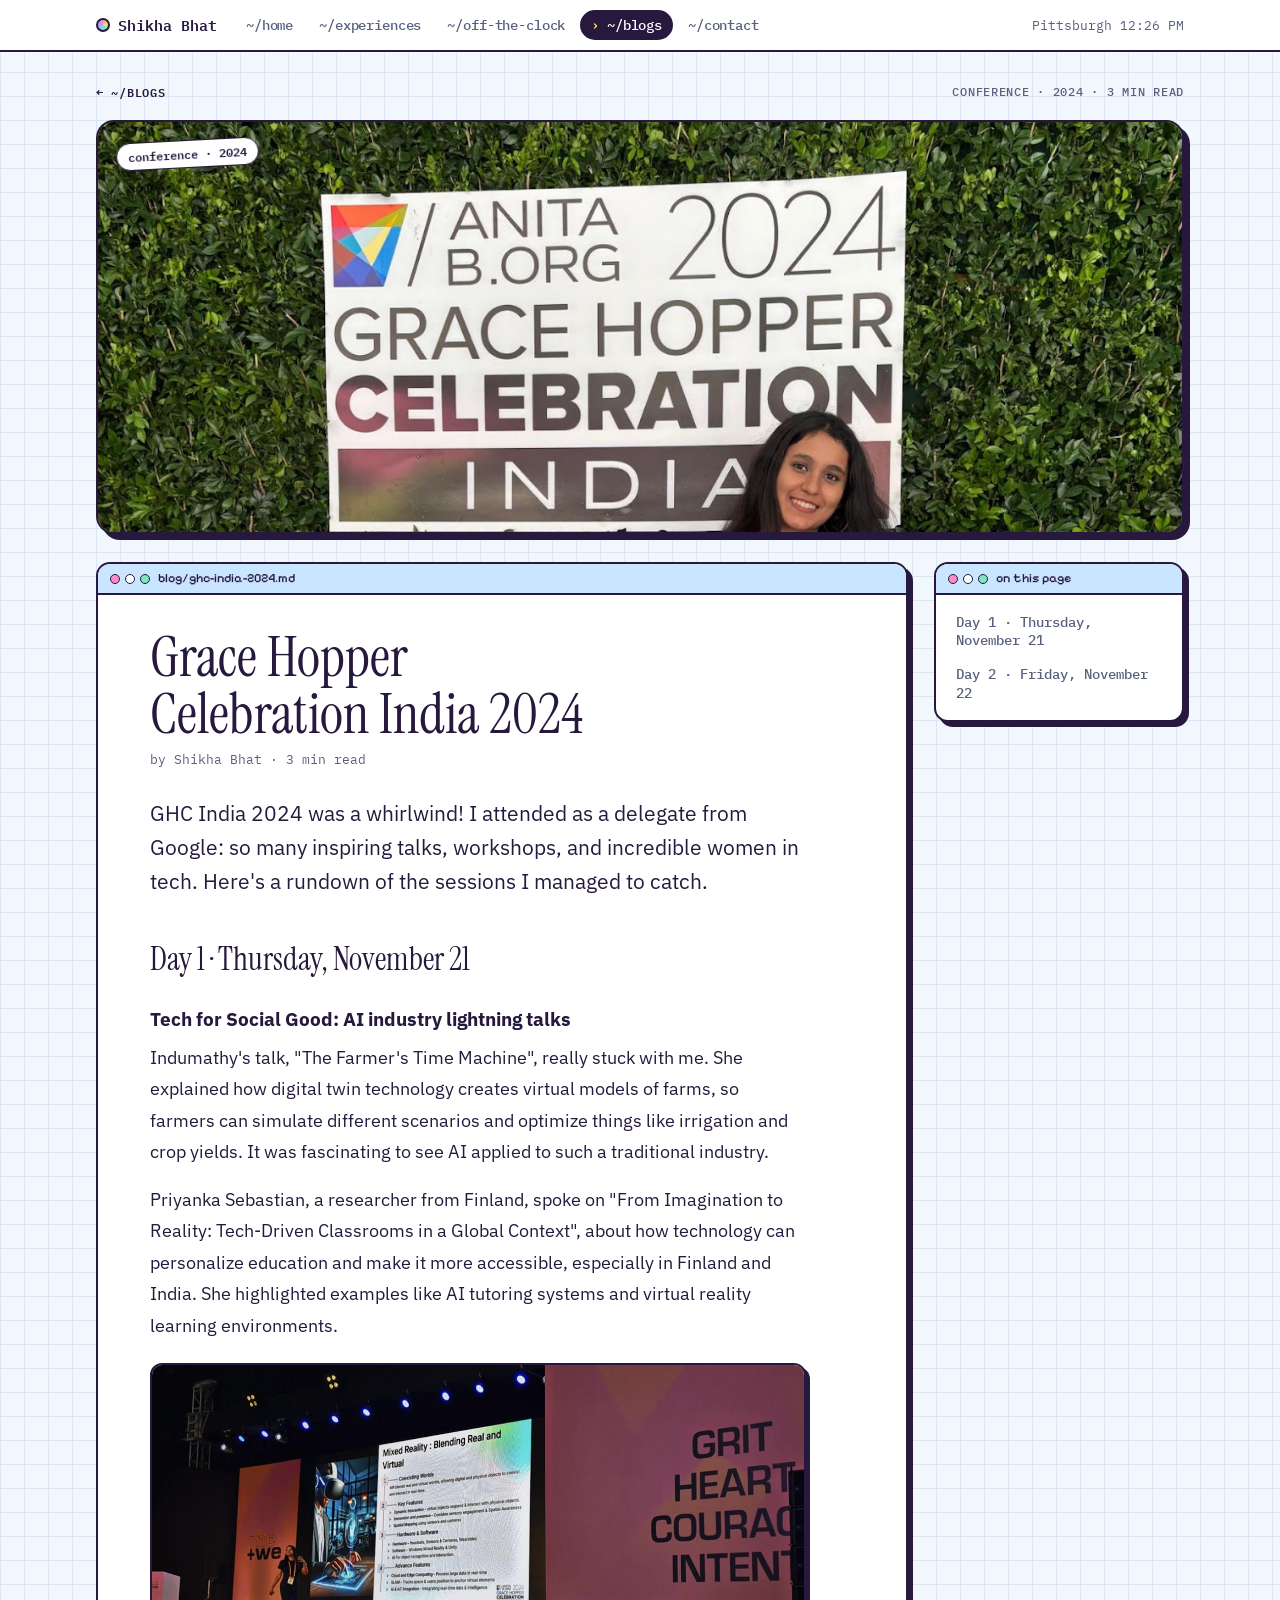
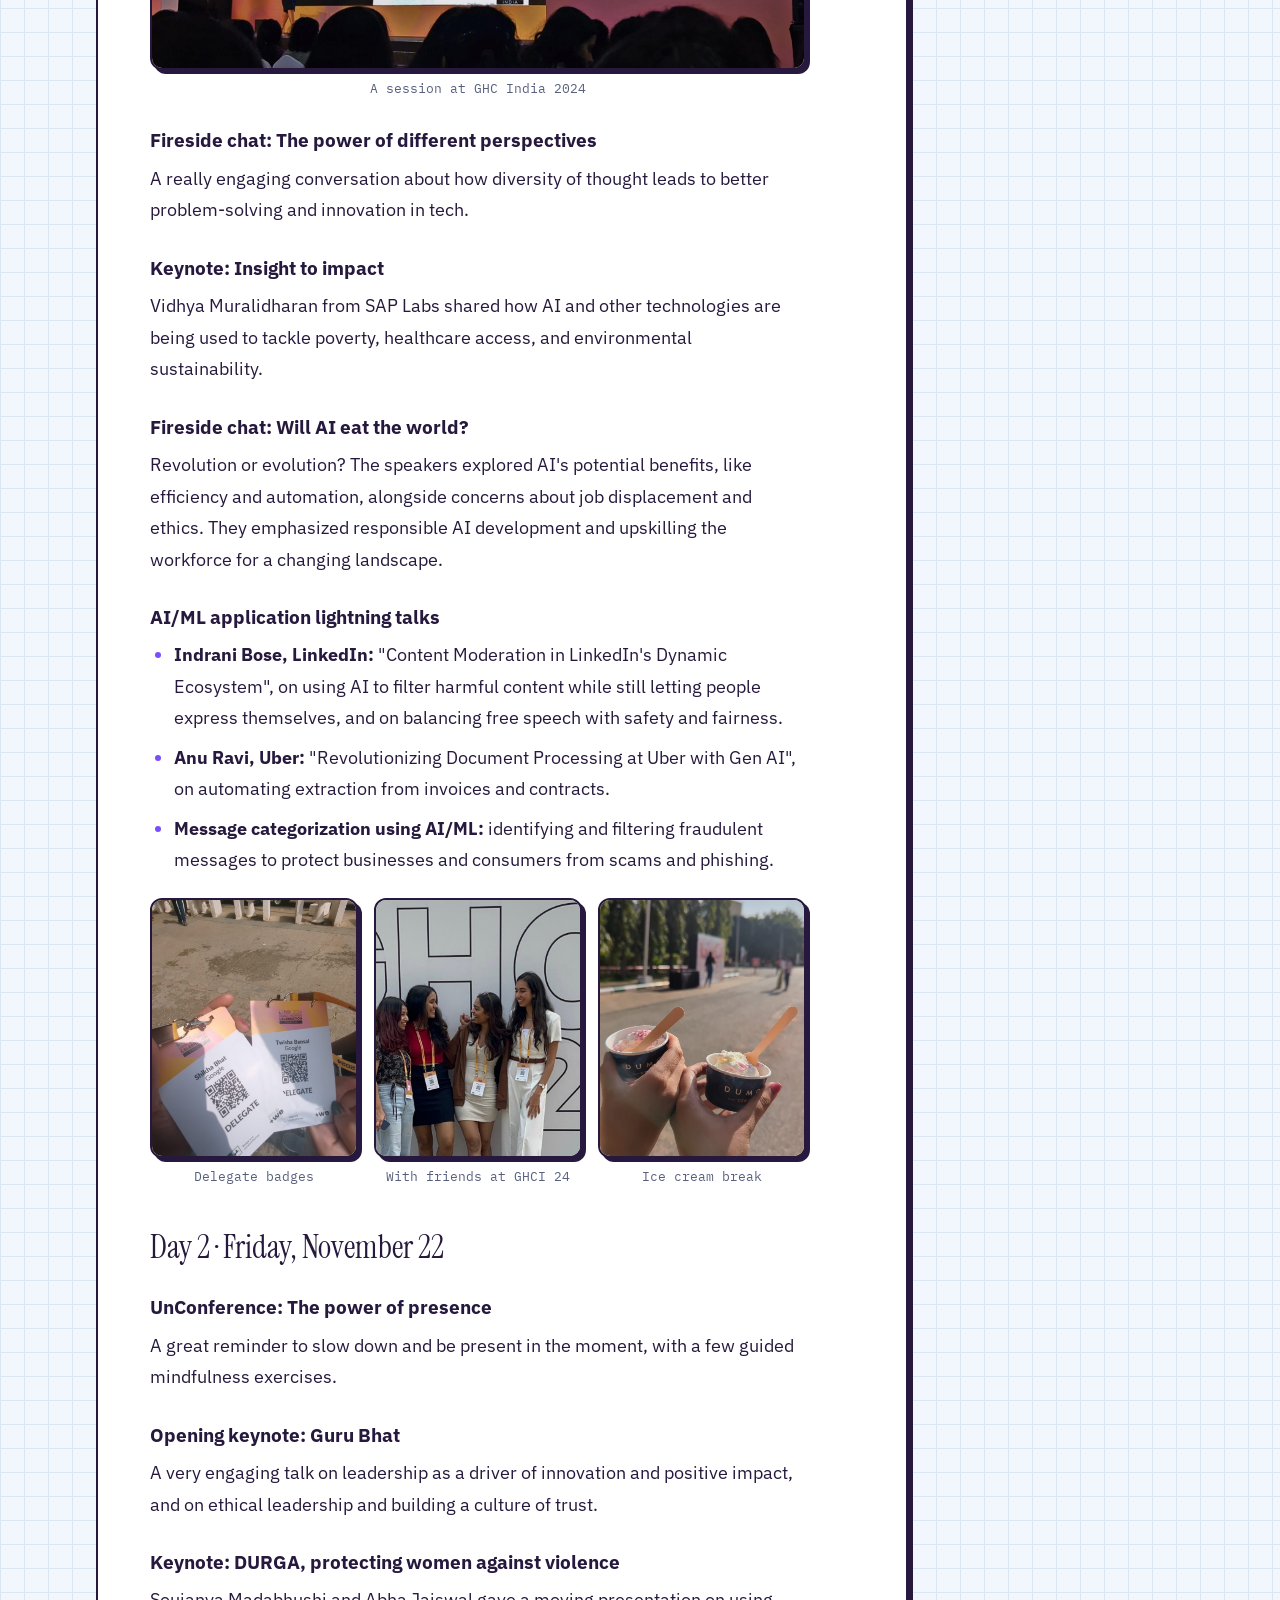
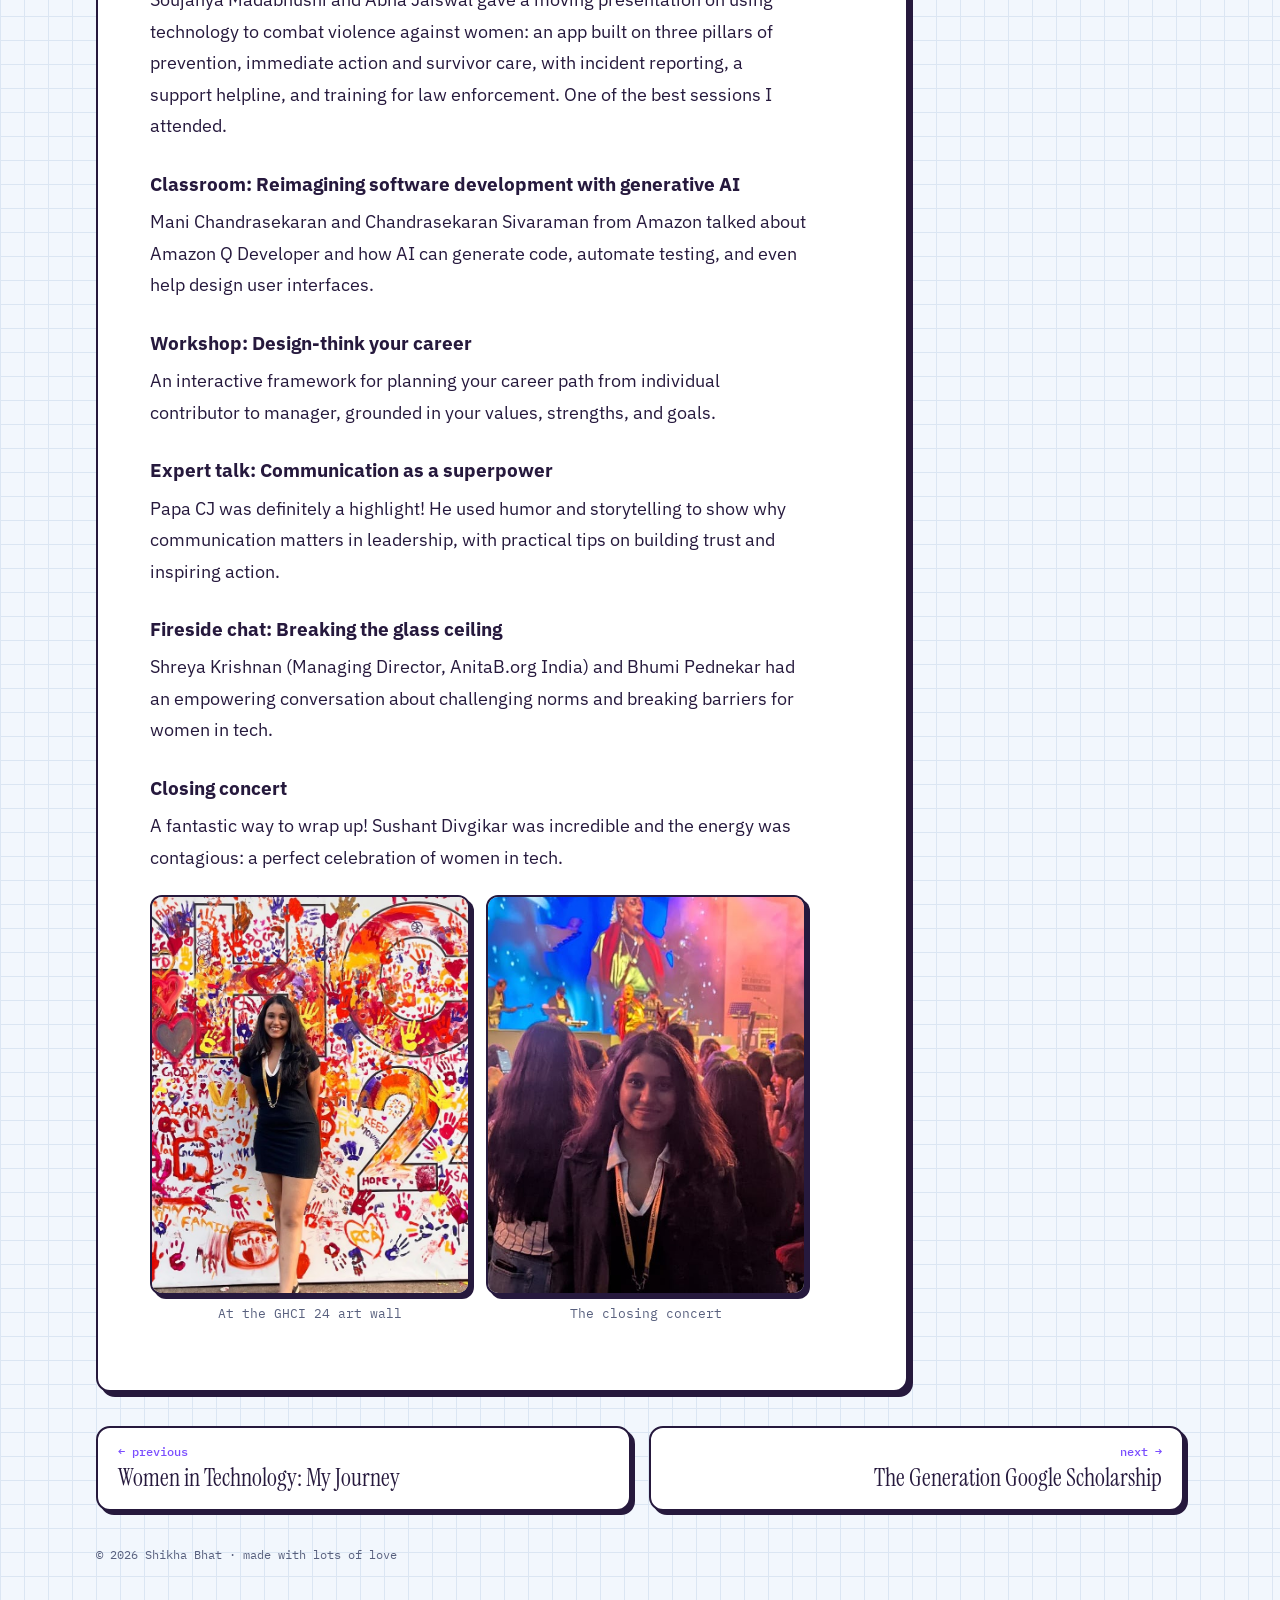
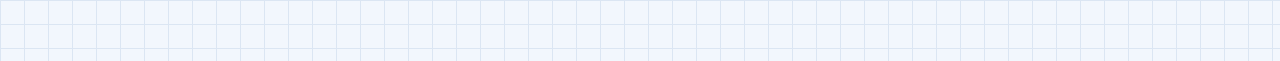
<file: blog/ghc-india-2024.html>
<!doctype html>
<html lang="en">
<head>
  <meta charset="utf-8">
  <meta name="viewport" content="width=device-width, initial-scale=1, viewport-fit=cover">
  <title>Grace Hopper Celebration India 2024 · Shikha Bhat</title>
  <meta name="description" content="Attending GHC India as a Google delegate: the talks that stuck with me, day by day.">
  <meta property="og:title" content="Grace Hopper Celebration India 2024 · Shikha Bhat">
  <meta property="og:description" content="Attending GHC India as a Google delegate: the talks that stuck with me, day by day.">
  <meta property="og:type" content="article">
  <meta name="theme-color" content="#f2f7fd">
  <link rel="icon" href="../assets/favicon.svg?v=9" type="image/svg+xml">
  <link rel="preconnect" href="https://fonts.googleapis.com">
  <link rel="preconnect" href="https://fonts.gstatic.com" crossorigin>
  <link rel="stylesheet" href="https://fonts.googleapis.com/css2?family=Instrument+Serif:ital@0;1&family=IBM+Plex+Sans:wght@400;500;600;700&family=IBM+Plex+Mono:wght@400;500;600&family=Caveat:wght@500;700&family=Pixelify+Sans:wght@500;600&display=swap">
  <link rel="stylesheet" href="../assets/css/style.css?v=9">
</head>
<body>
<a class="skip" href="#main">Skip to content</a>
<div class="site" id="site" data-look="color">
  <header class="menubar">
    <div class="wrap">
      <a class="mb-logo" href="../index.html"><i></i>Shikha Bhat</a>
      <nav class="mb-nav" aria-label="Site pages">
        <a href="../index.html">~/home</a>
        <a href="../experiences.html">~/experiences</a>
        <a href="../off-the-clock.html">~/off-the-clock</a>
        <a href="../blogs.html" aria-current="page">~/blogs</a>
        <a href="../contact.html">~/contact</a>
      </nav>
      <span class="mb-clock" id="clock">Pittsburgh</span>
    </div>
  </header>

  <main class="wrap" id="main">
    <div class="meta"><a class="back" href="../blogs.html">← ~/blogs</a><span>conference · 2024 · 3 min read</span></div>
    <header class="post-hero has-img pat3" style="background-color:#ffe14d">
      <img class="hero-img" src="../images/blog/cover-ghc-india-2024.jpg" alt="Shikha at Grace Hopper Celebration India 2024">
      <span class="sticker">conference · 2024</span>
      <span class="kicker">GHC India</span>
    </header>
    <div class="post-layout">
      <article class="win article">
        <div class="win-bar"><span class="dots"><i></i><i></i><i></i></span>blog/ghc-india-2024.md</div>
        <div class="article-body">
          <h1>Grace Hopper Celebration India 2024</h1>
          <p class="byline">by Shikha Bhat · 3 min read</p>
<p class="lead">GHC India 2024 was a whirlwind! I attended as a delegate from Google: so many inspiring talks, workshops, and incredible women in tech. Here's a rundown of the sessions I managed to catch.</p>

<h2 id="day-1">Day 1 · Thursday, November 21</h2>
<h3>Tech for Social Good: AI industry lightning talks</h3>
<p>Indumathy's talk, "The Farmer's Time Machine", really stuck with me. She explained how digital twin technology creates virtual models of farms, so farmers can simulate different scenarios and optimize things like irrigation and crop yields. It was fascinating to see AI applied to such a traditional industry.</p>
<p>Priyanka Sebastian, a researcher from Finland, spoke on "From Imagination to Reality: Tech-Driven Classrooms in a Global Context", about how technology can personalize education and make it more accessible, especially in Finland and India. She highlighted examples like AI tutoring systems and virtual reality learning environments.</p>
<figure class="pfig"><img src="../images/blog/ghc-india-2024-1.jpg" alt="A session at GHC India 2024" loading="lazy"><figcaption>A session at GHC India 2024</figcaption></figure>
<h3>Fireside chat: The power of different perspectives</h3>
<p>A really engaging conversation about how diversity of thought leads to better problem-solving and innovation in tech.</p>
<h3>Keynote: Insight to impact</h3>
<p>Vidhya Muralidharan from SAP Labs shared how AI and other technologies are being used to tackle poverty, healthcare access, and environmental sustainability.</p>
<h3>Fireside chat: Will AI eat the world?</h3>
<p>Revolution or evolution? The speakers explored AI's potential benefits, like efficiency and automation, alongside concerns about job displacement and ethics. They emphasized responsible AI development and upskilling the workforce for a changing landscape.</p>
<h3>AI/ML application lightning talks</h3>
<ul>
<li><b>Indrani Bose, LinkedIn:</b> "Content Moderation in LinkedIn's Dynamic Ecosystem", on using AI to filter harmful content while still letting people express themselves, and on balancing free speech with safety and fairness.</li>
<li><b>Anu Ravi, Uber:</b> "Revolutionizing Document Processing at Uber with Gen AI", on automating extraction from invoices and contracts.</li>
<li><b>Message categorization using AI/ML:</b> identifying and filtering fraudulent messages to protect businesses and consumers from scams and phishing.</li>
</ul>
<div class="pgrid"><figure class="pfig"><img src="../images/blog/ghc-india-2024-2.jpg" alt="Delegate badges" loading="lazy"><figcaption>Delegate badges</figcaption></figure><figure class="pfig"><img src="../images/blog/ghc-india-2024-3.jpg" alt="With friends at GHCI 24" loading="lazy"><figcaption>With friends at GHCI 24</figcaption></figure><figure class="pfig"><img src="../images/blog/ghc-india-2024-4.jpg" alt="Ice cream break" loading="lazy"><figcaption>Ice cream break</figcaption></figure></div>

<h2 id="day-2">Day 2 · Friday, November 22</h2>
<h3>UnConference: The power of presence</h3>
<p>A great reminder to slow down and be present in the moment, with a few guided mindfulness exercises.</p>
<h3>Opening keynote: Guru Bhat</h3>
<p>A very engaging talk on leadership as a driver of innovation and positive impact, and on ethical leadership and building a culture of trust.</p>
<h3>Keynote: DURGA, protecting women against violence</h3>
<p>Soujanya Madabhushi and Abha Jaiswal gave a moving presentation on using technology to combat violence against women: an app built on three pillars of prevention, immediate action and survivor care, with incident reporting, a support helpline, and training for law enforcement. One of the best sessions I attended.</p>
<h3>Classroom: Reimagining software development with generative AI</h3>
<p>Mani Chandrasekaran and Chandrasekaran Sivaraman from Amazon talked about Amazon Q Developer and how AI can generate code, automate testing, and even help design user interfaces.</p>
<h3>Workshop: Design-think your career</h3>
<p>An interactive framework for planning your career path from individual contributor to manager, grounded in your values, strengths, and goals.</p>
<h3>Expert talk: Communication as a superpower</h3>
<p>Papa CJ was definitely a highlight! He used humor and storytelling to show why communication matters in leadership, with practical tips on building trust and inspiring action.</p>
<h3>Fireside chat: Breaking the glass ceiling</h3>
<p>Shreya Krishnan (Managing Director, AnitaB.org India) and Bhumi Pednekar had an empowering conversation about challenging norms and breaking barriers for women in tech.</p>
<h3>Closing concert</h3>
<p>A fantastic way to wrap up! Sushant Divgikar was incredible and the energy was contagious: a perfect celebration of women in tech.</p>
<div class="pgrid"><figure class="pfig"><img src="../images/blog/ghc-india-2024-5.jpg" alt="At the GHCI 24 art wall" loading="lazy"><figcaption>At the GHCI 24 art wall</figcaption></figure><figure class="pfig"><img src="../images/blog/ghc-india-2024-6.jpg" alt="The closing concert" loading="lazy"><figcaption>The closing concert</figcaption></figure></div>
        </div>
      </article>
      <aside class="toc">
        <div class="win"><div class="win-bar"><span class="dots"><i></i><i></i><i></i></span>on this page</div>
          <nav class="toc-list" aria-label="On this page"><a href="#day-1">Day 1 · Thursday, November 21</a><a href="#day-2">Day 2 · Friday, November 22</a></nav>
        </div>
      </aside>
    </div>
    <nav class="post-nav" aria-label="More posts"><a class="pn prev" href="women-in-tech.html"><small>← previous</small><b>Women in Technology: My Journey</b></a><a class="pn next" href="generation-google.html"><small>next →</small><b>The Generation Google Scholarship</b></a></nav>
  </main>

  <footer class="foot wrap">© 2026 Shikha Bhat · made with lots of love</footer>
</div>
<script src="../assets/js/main.js?v=9"></script>
</body>
</html>
</file>
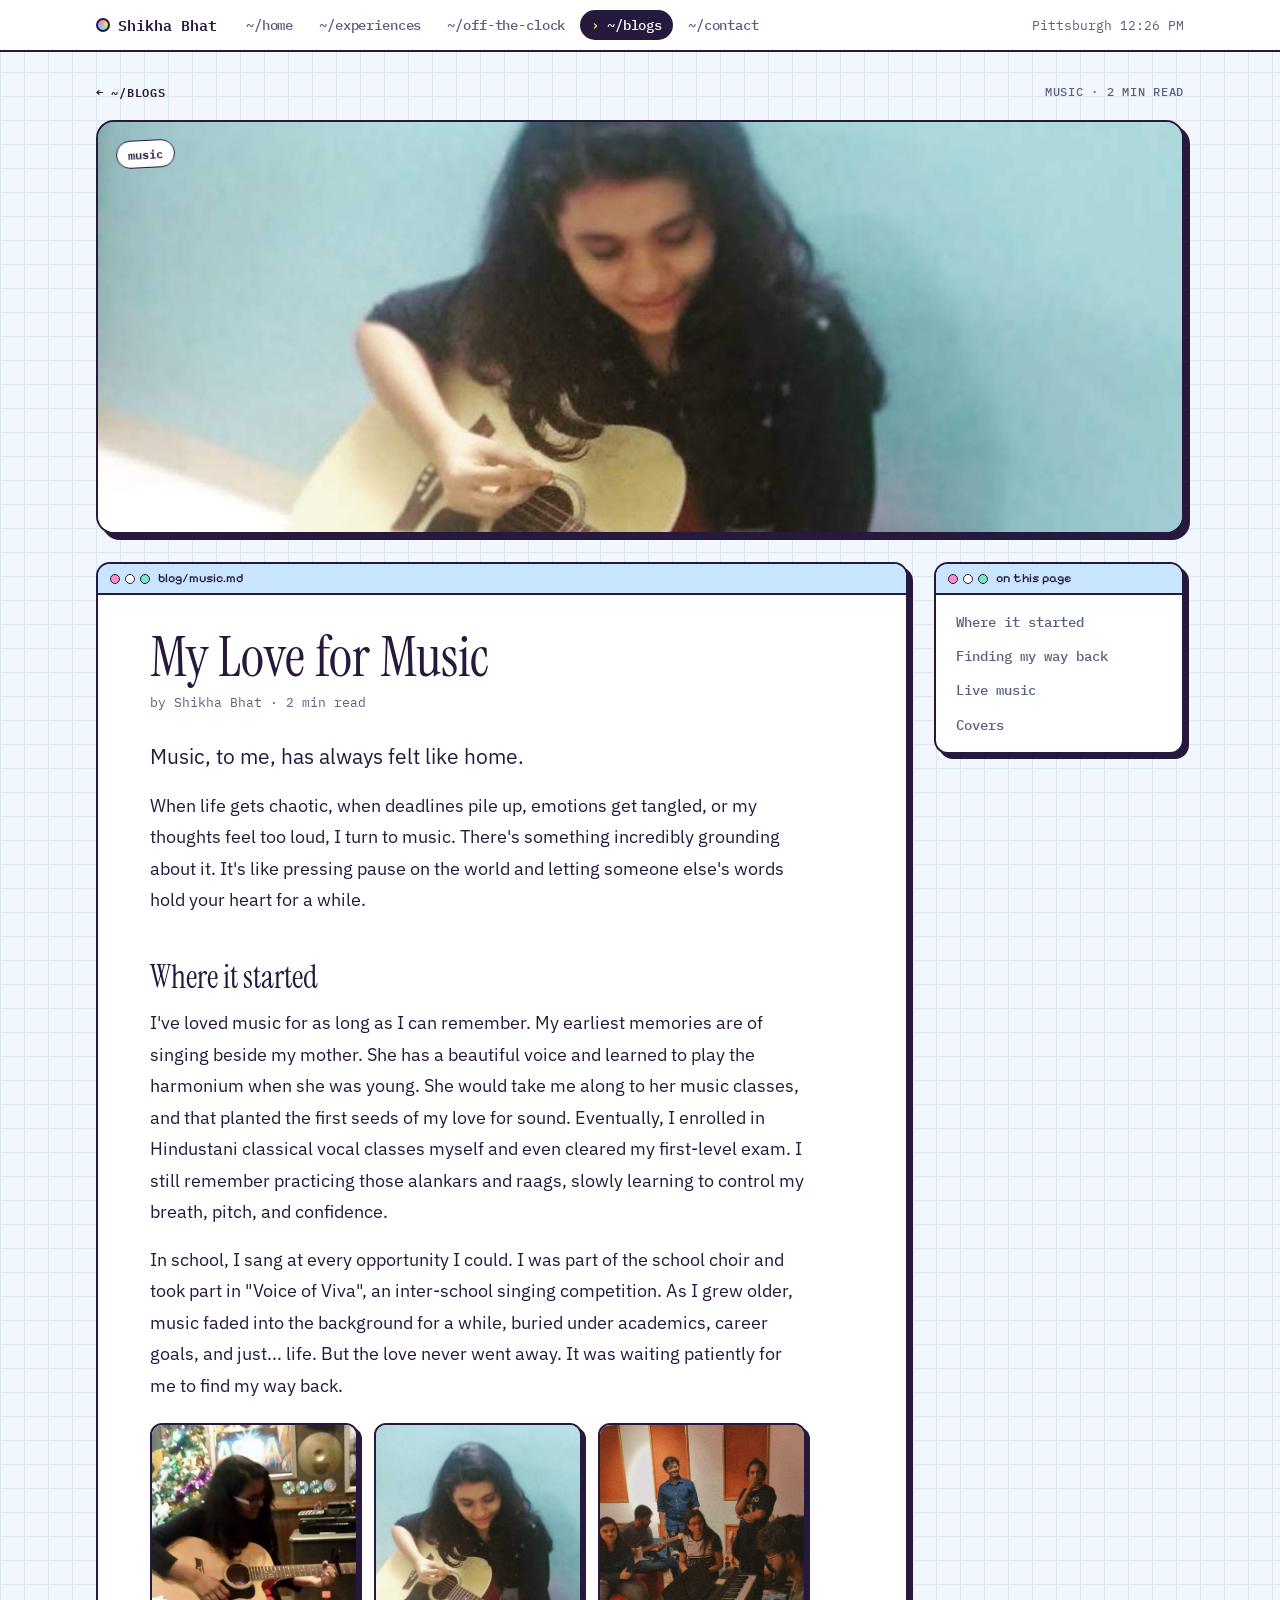
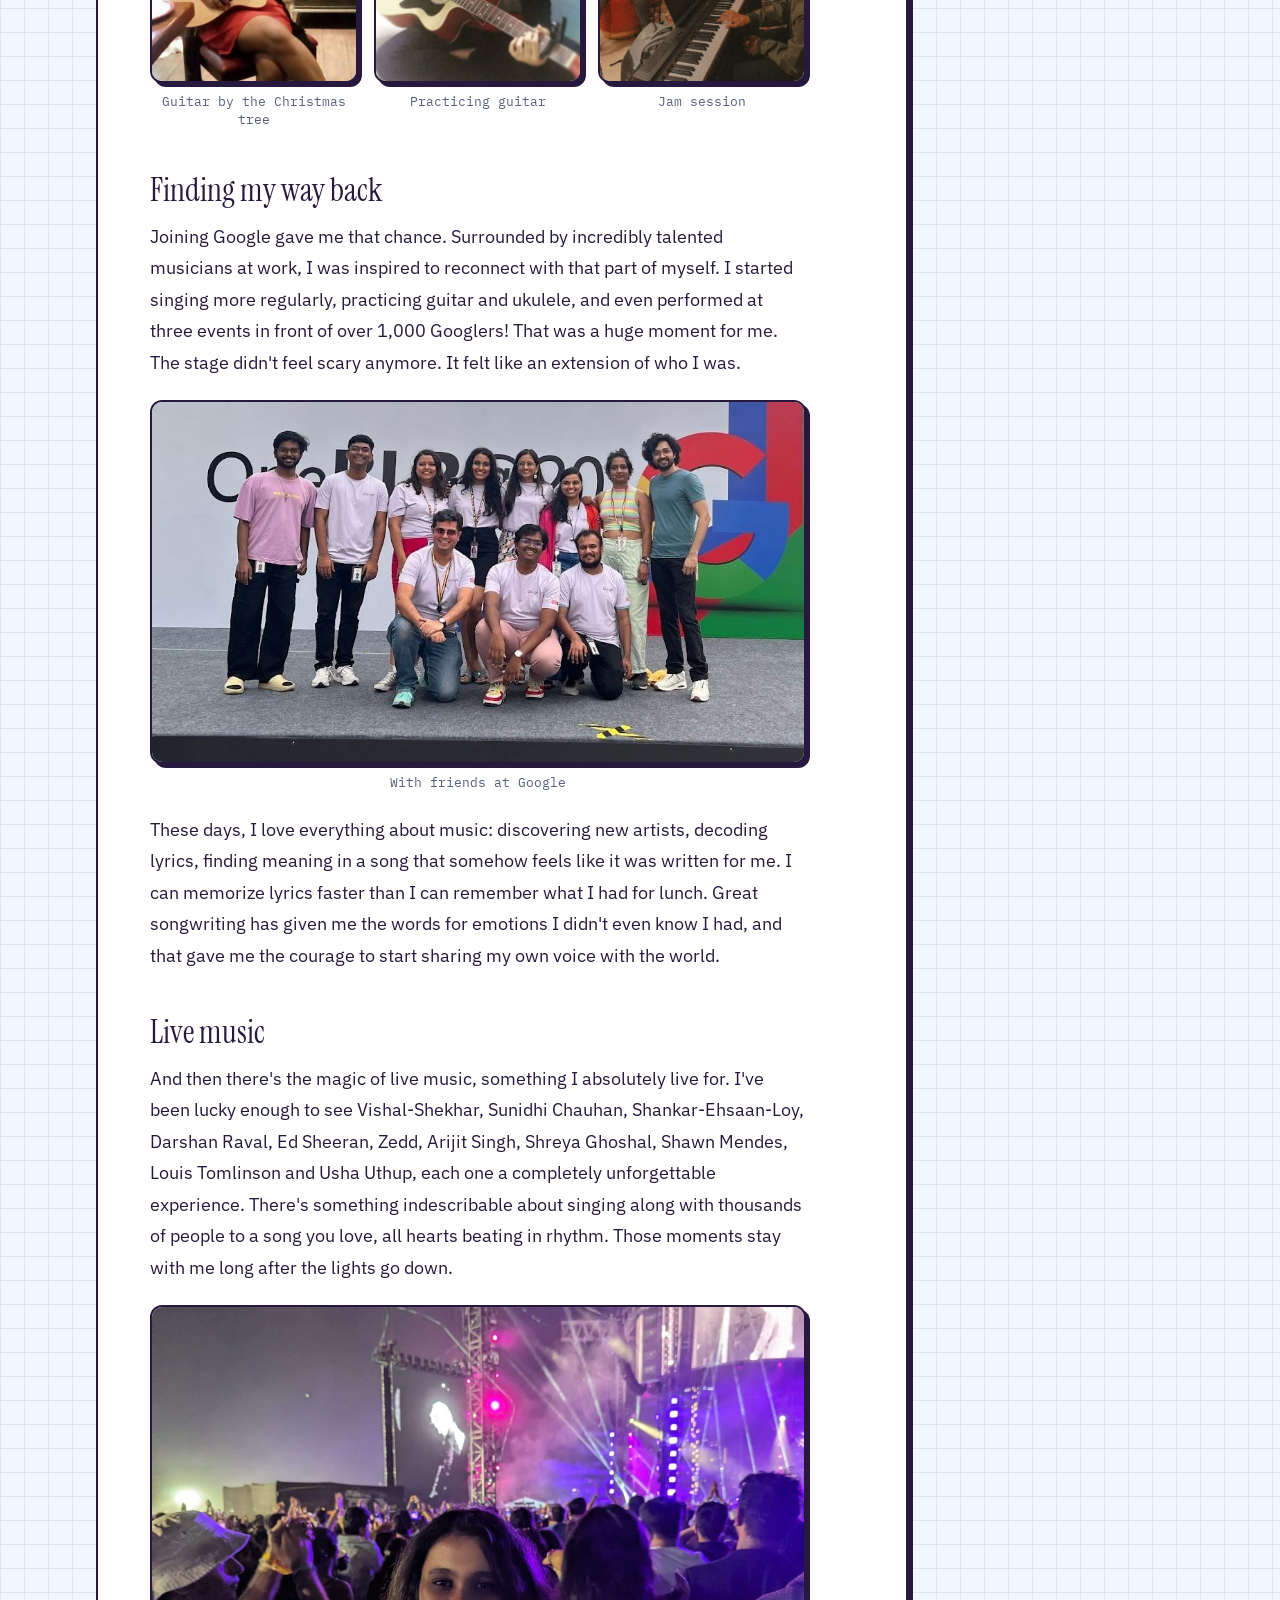
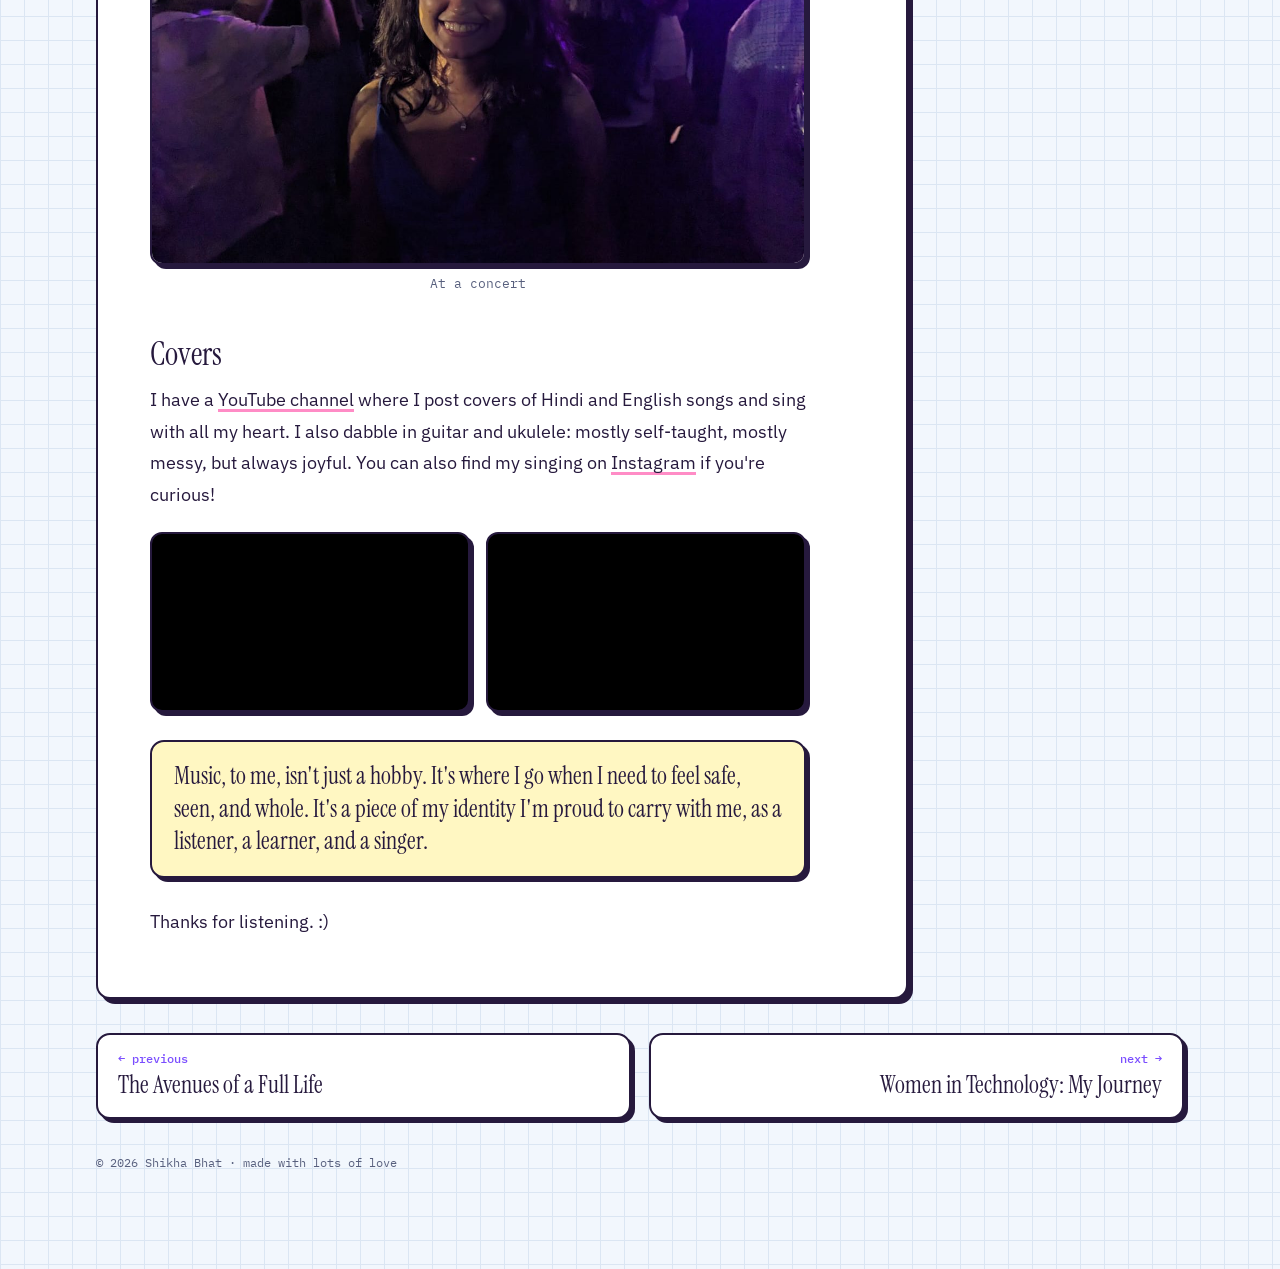
<file: blog/music.html>
<!doctype html>
<html lang="en">
<head>
  <meta charset="utf-8">
  <meta name="viewport" content="width=device-width, initial-scale=1, viewport-fit=cover">
  <title>My Love for Music · Shikha Bhat</title>
  <meta name="description" content="Why music has always felt like home, from singing as a kid to posting covers.">
  <meta property="og:title" content="My Love for Music · Shikha Bhat">
  <meta property="og:description" content="Why music has always felt like home, from singing as a kid to posting covers.">
  <meta property="og:type" content="article">
  <meta name="theme-color" content="#f2f7fd">
  <link rel="icon" href="../assets/favicon.svg?v=9" type="image/svg+xml">
  <link rel="preconnect" href="https://fonts.googleapis.com">
  <link rel="preconnect" href="https://fonts.gstatic.com" crossorigin>
  <link rel="stylesheet" href="https://fonts.googleapis.com/css2?family=Instrument+Serif:ital@0;1&family=IBM+Plex+Sans:wght@400;500;600;700&family=IBM+Plex+Mono:wght@400;500;600&family=Caveat:wght@500;700&family=Pixelify+Sans:wght@500;600&display=swap">
  <link rel="stylesheet" href="../assets/css/style.css?v=9">
</head>
<body>
<a class="skip" href="#main">Skip to content</a>
<div class="site" id="site" data-look="color">
  <header class="menubar">
    <div class="wrap">
      <a class="mb-logo" href="../index.html"><i></i>Shikha Bhat</a>
      <nav class="mb-nav" aria-label="Site pages">
        <a href="../index.html">~/home</a>
        <a href="../experiences.html">~/experiences</a>
        <a href="../off-the-clock.html">~/off-the-clock</a>
        <a href="../blogs.html" aria-current="page">~/blogs</a>
        <a href="../contact.html">~/contact</a>
      </nav>
      <span class="mb-clock" id="clock">Pittsburgh</span>
    </div>
  </header>

  <main class="wrap" id="main">
    <div class="meta"><a class="back" href="../blogs.html">← ~/blogs</a><span>music · 2 min read</span></div>
    <header class="post-hero has-img pat1" style="background-color:#86ccff">
      <img class="hero-img" src="../images/blog/cover-music.jpg" alt="Shikha playing guitar">
      <span class="sticker">music</span>
      <span class="kicker">music</span>
    </header>
    <div class="post-layout">
      <article class="win article">
        <div class="win-bar"><span class="dots"><i></i><i></i><i></i></span>blog/music.md</div>
        <div class="article-body">
          <h1>My Love for Music</h1>
          <p class="byline">by Shikha Bhat · 2 min read</p>
<p class="lead">Music, to me, has always felt like home.</p>
<p>When life gets chaotic, when deadlines pile up, emotions get tangled, or my thoughts feel too loud, I turn to music. There's something incredibly grounding about it. It's like pressing pause on the world and letting someone else's words hold your heart for a while.</p>

<h2 id="where-it-started">Where it started</h2>
<p>I've loved music for as long as I can remember. My earliest memories are of singing beside my mother. She has a beautiful voice and learned to play the harmonium when she was young. She would take me along to her music classes, and that planted the first seeds of my love for sound. Eventually, I enrolled in Hindustani classical vocal classes myself and even cleared my first-level exam. I still remember practicing those alankars and raags, slowly learning to control my breath, pitch, and confidence.</p>
<p>In school, I sang at every opportunity I could. I was part of the school choir and took part in "Voice of Viva", an inter-school singing competition. As I grew older, music faded into the background for a while, buried under academics, career goals, and just... life. But the love never went away. It was waiting patiently for me to find my way back.</p>
<div class="pgrid"><figure class="pfig"><img src="../images/blog/music-1.jpg" alt="Guitar by the Christmas tree" loading="lazy"><figcaption>Guitar by the Christmas tree</figcaption></figure><figure class="pfig"><img src="../images/blog/music-2.jpg" alt="Practicing guitar" loading="lazy"><figcaption>Practicing guitar</figcaption></figure><figure class="pfig"><img src="../images/blog/music-3.jpg" alt="Jam session" loading="lazy"><figcaption>Jam session</figcaption></figure></div>

<h2 id="finding-my-way-back">Finding my way back</h2>
<p>Joining Google gave me that chance. Surrounded by incredibly talented musicians at work, I was inspired to reconnect with that part of myself. I started singing more regularly, practicing guitar and ukulele, and even performed at three events in front of over 1,000 Googlers! That was a huge moment for me. The stage didn't feel scary anymore. It felt like an extension of who I was.</p>
<figure class="pfig"><img src="../images/blog/music-4.jpg" alt="With friends at Google" loading="lazy"><figcaption>With friends at Google</figcaption></figure>
<p>These days, I love everything about music: discovering new artists, decoding lyrics, finding meaning in a song that somehow feels like it was written for me. I can memorize lyrics faster than I can remember what I had for lunch. Great songwriting has given me the words for emotions I didn't even know I had, and that gave me the courage to start sharing my own voice with the world.</p>

<h2 id="live-music">Live music</h2>
<p>And then there's the magic of live music, something I absolutely live for. I've been lucky enough to see Vishal-Shekhar, Sunidhi Chauhan, Shankar-Ehsaan-Loy, Darshan Raval, Ed Sheeran, Zedd, Arijit Singh, Shreya Ghoshal, Shawn Mendes, Louis Tomlinson and Usha Uthup, each one a completely unforgettable experience. There's something indescribable about singing along with thousands of people to a song you love, all hearts beating in rhythm. Those moments stay with me long after the lights go down.</p>
<figure class="pfig"><img src="../images/blog/music-5.jpg" alt="At a concert" loading="lazy"><figcaption>At a concert</figcaption></figure>

<h2 id="covers">Covers</h2>
<p>I have a <a href="https://www.youtube.com/channel/UCk3wDccuE9qDIIfIF9JwXhQ" target="_blank" rel="noopener">YouTube channel</a> where I post covers of Hindi and English songs and sing with all my heart. I also dabble in guitar and ukulele: mostly self-taught, mostly messy, but always joyful. You can also find my singing on <a href="https://www.instagram.com/shikha_music" target="_blank" rel="noopener">Instagram</a> if you're curious!</p>
<div class="vids"><div class="vid"><iframe src="https://www.youtube-nocookie.com/embed/VvBahYLmy5g" title="YouTube video" loading="lazy" allow="accelerometer; encrypted-media; gyroscope; picture-in-picture" allowfullscreen></iframe></div><div class="vid"><iframe src="https://www.youtube-nocookie.com/embed/XvZA60Opp4k" title="YouTube video" loading="lazy" allow="accelerometer; encrypted-media; gyroscope; picture-in-picture" allowfullscreen></iframe></div></div>
<blockquote>Music, to me, isn't just a hobby. It's where I go when I need to feel safe, seen, and whole. It's a piece of my identity I'm proud to carry with me, as a listener, a learner, and a singer.</blockquote>
<p>Thanks for listening. :)</p>
        </div>
      </article>
      <aside class="toc">
        <div class="win"><div class="win-bar"><span class="dots"><i></i><i></i><i></i></span>on this page</div>
          <nav class="toc-list" aria-label="On this page"><a href="#where-it-started">Where it started</a><a href="#finding-my-way-back">Finding my way back</a><a href="#live-music">Live music</a><a href="#covers">Covers</a></nav>
        </div>
      </aside>
    </div>
    <nav class="post-nav" aria-label="More posts"><a class="pn prev" href="a-full-life.html"><small>← previous</small><b>The Avenues of a Full Life</b></a><a class="pn next" href="women-in-tech.html"><small>next →</small><b>Women in Technology: My Journey</b></a></nav>
  </main>

  <footer class="foot wrap">© 2026 Shikha Bhat · made with lots of love</footer>
</div>
<script src="../assets/js/main.js?v=9"></script>
</body>
</html>
</file>
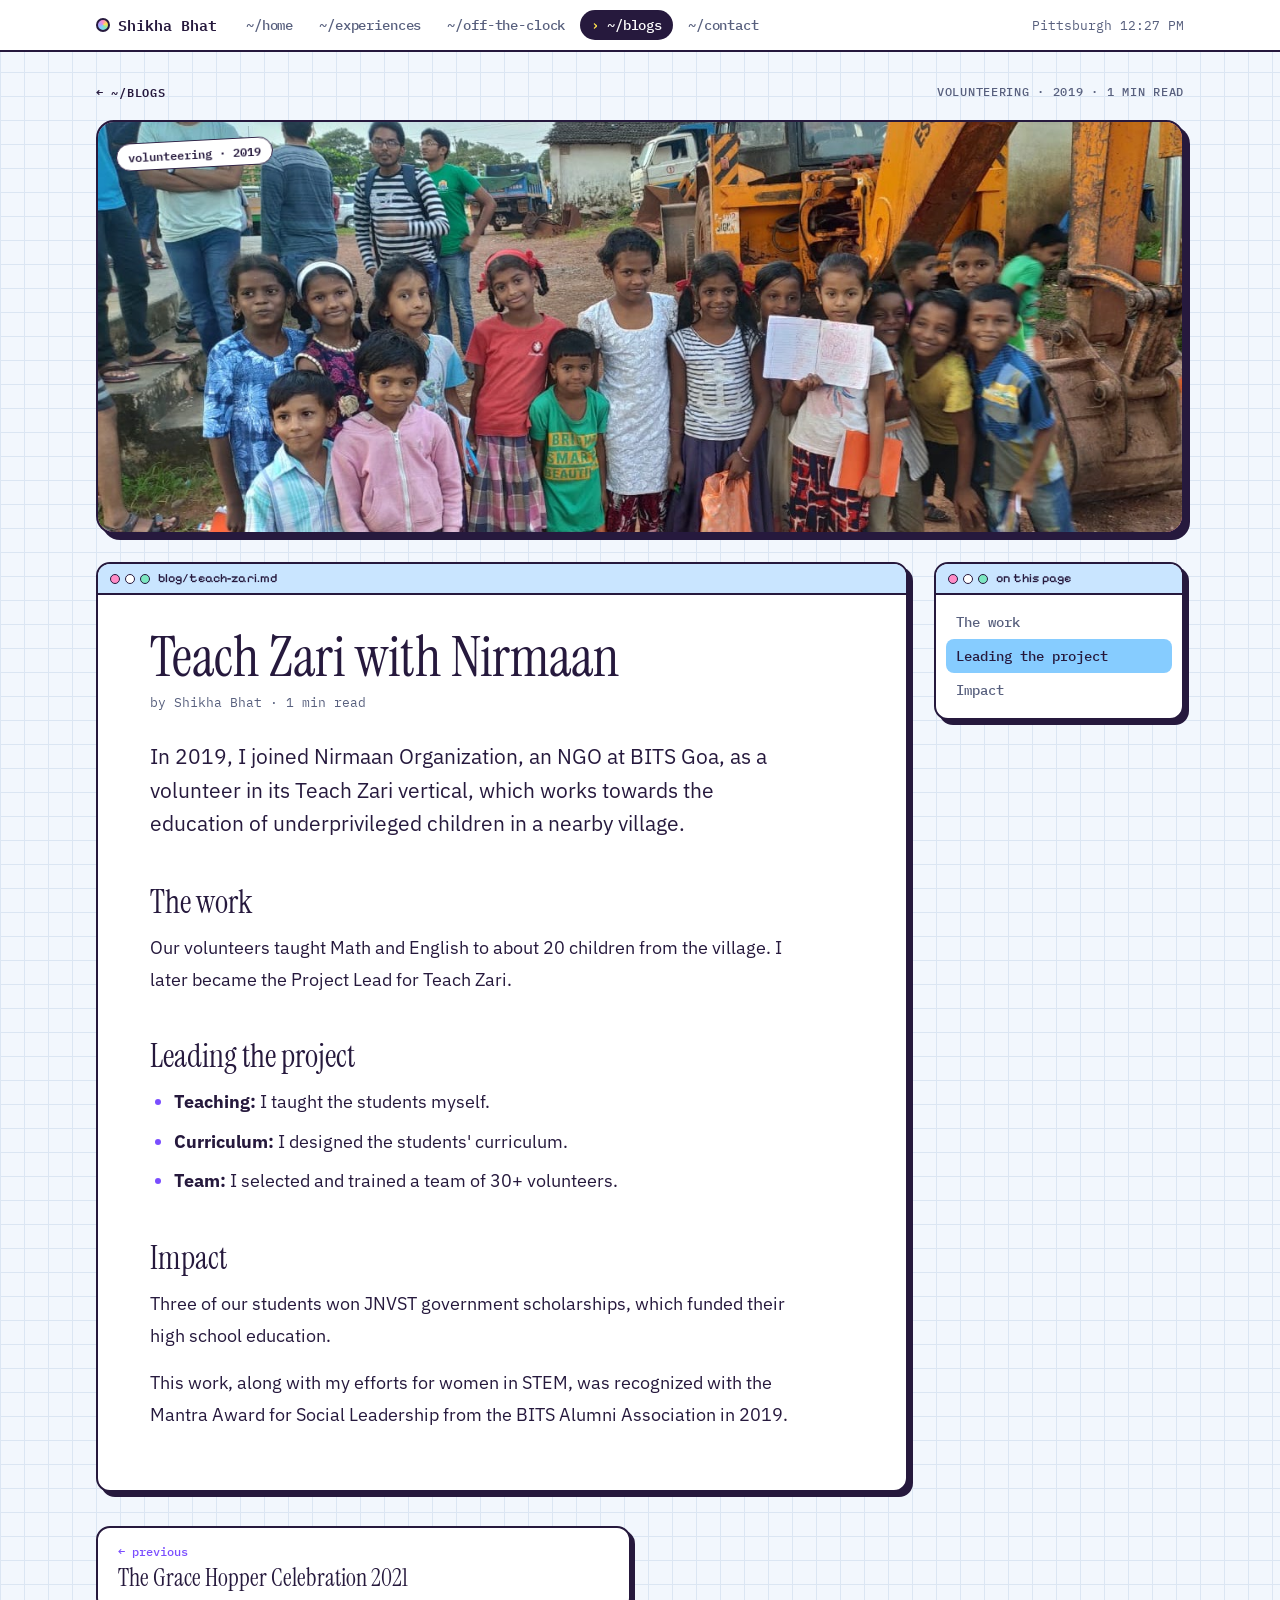
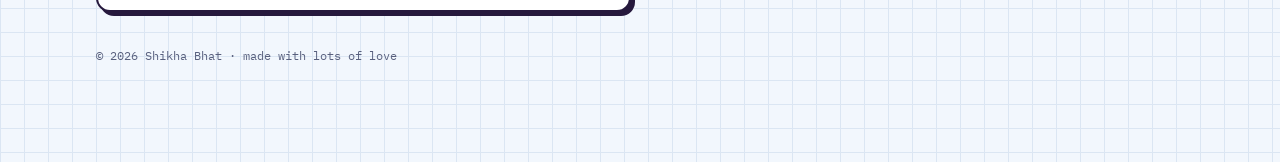
<file: blog/teach-zari.html>
<!doctype html>
<html lang="en">
<head>
  <meta charset="utf-8">
  <meta name="viewport" content="width=device-width, initial-scale=1, viewport-fit=cover">
  <title>Teach Zari with Nirmaan · Shikha Bhat</title>
  <meta name="description" content="Teaching kids in a village near campus, and leading the team that made it happen.">
  <meta property="og:title" content="Teach Zari with Nirmaan · Shikha Bhat">
  <meta property="og:description" content="Teaching kids in a village near campus, and leading the team that made it happen.">
  <meta property="og:type" content="article">
  <meta name="theme-color" content="#f2f7fd">
  <link rel="icon" href="../assets/favicon.svg?v=9" type="image/svg+xml">
  <link rel="preconnect" href="https://fonts.googleapis.com">
  <link rel="preconnect" href="https://fonts.gstatic.com" crossorigin>
  <link rel="stylesheet" href="https://fonts.googleapis.com/css2?family=Instrument+Serif:ital@0;1&family=IBM+Plex+Sans:wght@400;500;600;700&family=IBM+Plex+Mono:wght@400;500;600&family=Caveat:wght@500;700&family=Pixelify+Sans:wght@500;600&display=swap">
  <link rel="stylesheet" href="../assets/css/style.css?v=9">
</head>
<body>
<a class="skip" href="#main">Skip to content</a>
<div class="site" id="site" data-look="color">
  <header class="menubar">
    <div class="wrap">
      <a class="mb-logo" href="../index.html"><i></i>Shikha Bhat</a>
      <nav class="mb-nav" aria-label="Site pages">
        <a href="../index.html">~/home</a>
        <a href="../experiences.html">~/experiences</a>
        <a href="../off-the-clock.html">~/off-the-clock</a>
        <a href="../blogs.html" aria-current="page">~/blogs</a>
        <a href="../contact.html">~/contact</a>
      </nav>
      <span class="mb-clock" id="clock">Pittsburgh</span>
    </div>
  </header>

  <main class="wrap" id="main">
    <div class="meta"><a class="back" href="../blogs.html">← ~/blogs</a><span>volunteering · 2019 · 1 min read</span></div>
    <header class="post-hero has-img pat2" style="background-color:#ff8cc6">
      <img class="hero-img" src="../images/blog/cover-teach-zari.jpg" alt="Kids from the Teach Zari program">
      <span class="sticker">volunteering · 2019</span>
      <span class="kicker">Teach Zari</span>
    </header>
    <div class="post-layout">
      <article class="win article">
        <div class="win-bar"><span class="dots"><i></i><i></i><i></i></span>blog/teach-zari.md</div>
        <div class="article-body">
          <h1>Teach Zari with Nirmaan</h1>
          <p class="byline">by Shikha Bhat · 1 min read</p>
<p class="lead">In 2019, I joined Nirmaan Organization, an NGO at BITS Goa, as a volunteer in its Teach Zari vertical, which works towards the education of underprivileged children in a nearby village.</p>

<h2 id="the-work">The work</h2>
<p>Our volunteers taught Math and English to about 20 children from the village. I later became the Project Lead for Teach Zari.</p>

<h2 id="leading">Leading the project</h2>
<ul>
<li><b>Teaching:</b> I taught the students myself.</li>
<li><b>Curriculum:</b> I designed the students' curriculum.</li>
<li><b>Team:</b> I selected and trained a team of 30+ volunteers.</li>
</ul>

<h2 id="impact">Impact</h2>
<p>Three of our students won JNVST government scholarships, which funded their high school education.</p>
<p>This work, along with my efforts for women in STEM, was recognized with the Mantra Award for Social Leadership from the BITS Alumni Association in 2019.</p>
        </div>
      </article>
      <aside class="toc">
        <div class="win"><div class="win-bar"><span class="dots"><i></i><i></i><i></i></span>on this page</div>
          <nav class="toc-list" aria-label="On this page"><a href="#the-work">The work</a><a href="#leading">Leading the project</a><a href="#impact">Impact</a></nav>
        </div>
      </aside>
    </div>
    <nav class="post-nav" aria-label="More posts"><a class="pn prev" href="vghc-2021.html"><small>← previous</small><b>The Grace Hopper Celebration 2021</b></a></nav>
  </main>

  <footer class="foot wrap">© 2026 Shikha Bhat · made with lots of love</footer>
</div>
<script src="../assets/js/main.js?v=9"></script>
</body>
</html>
</file>
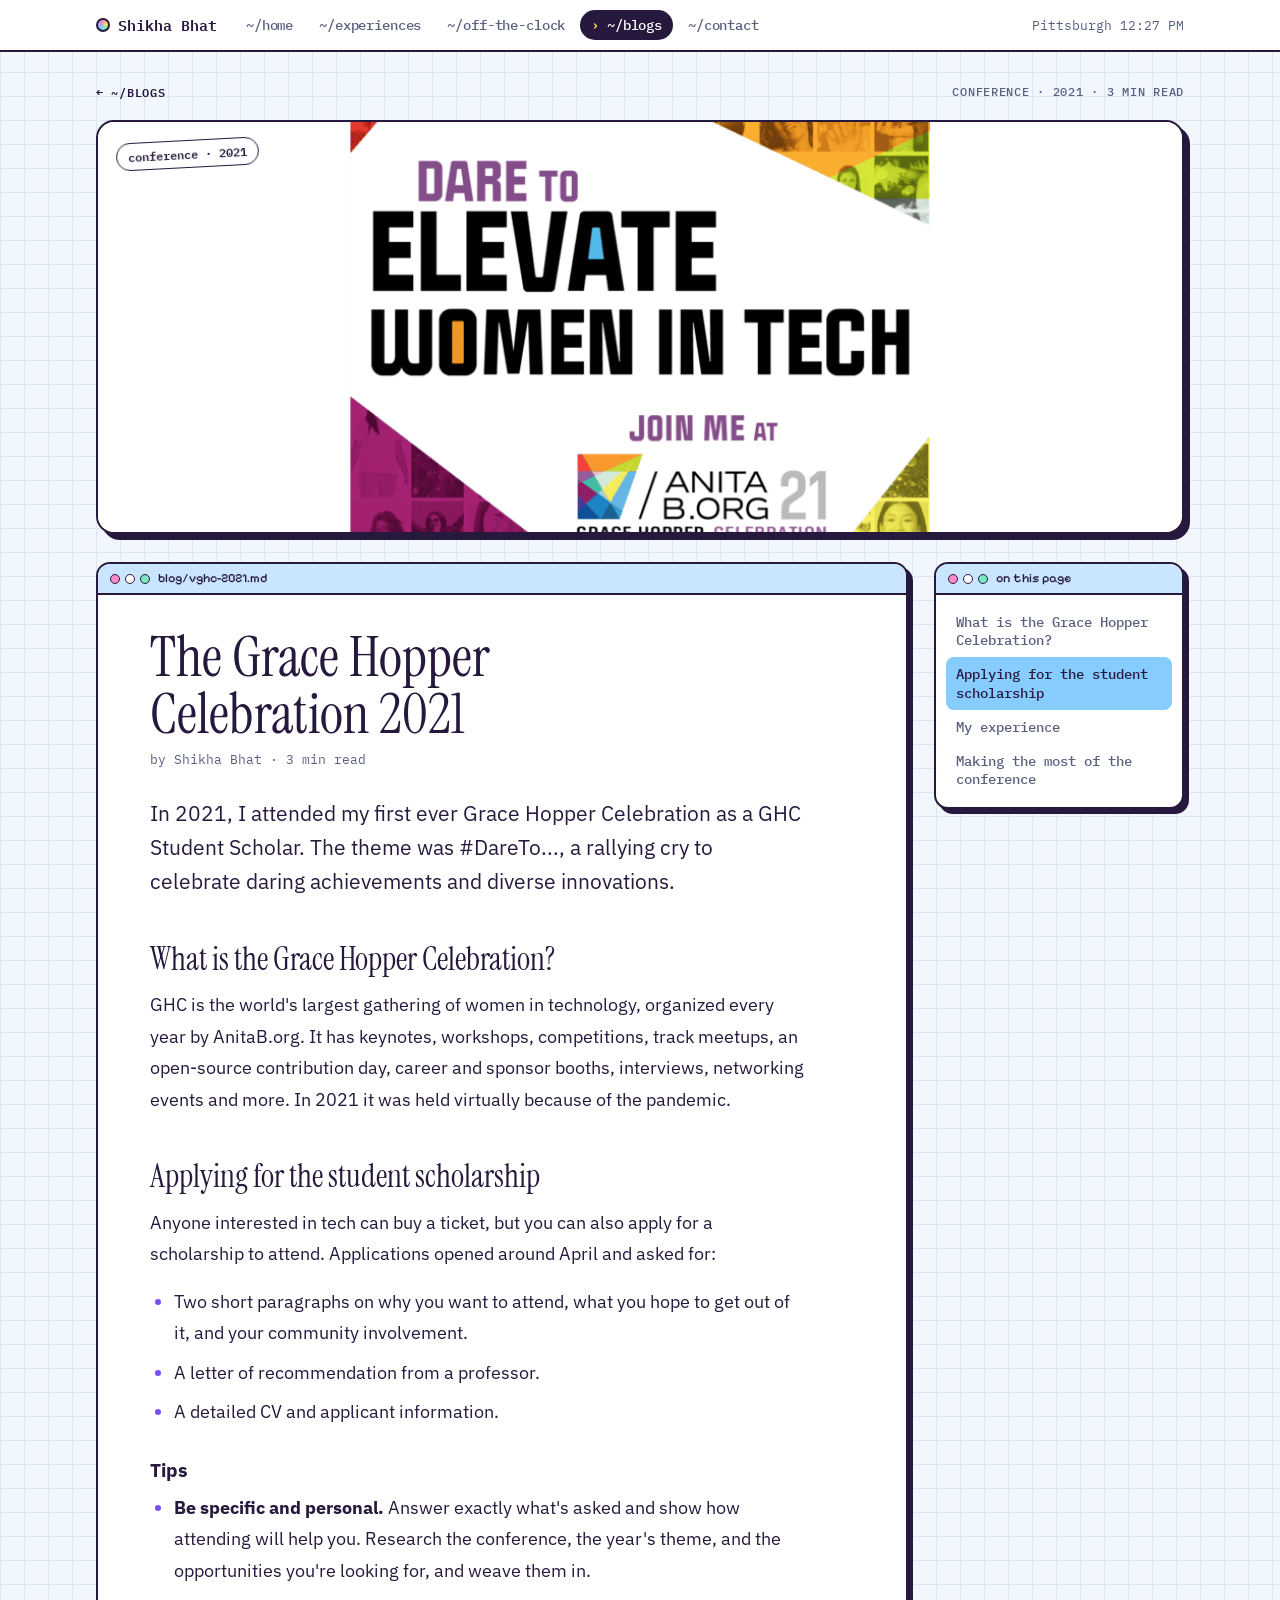
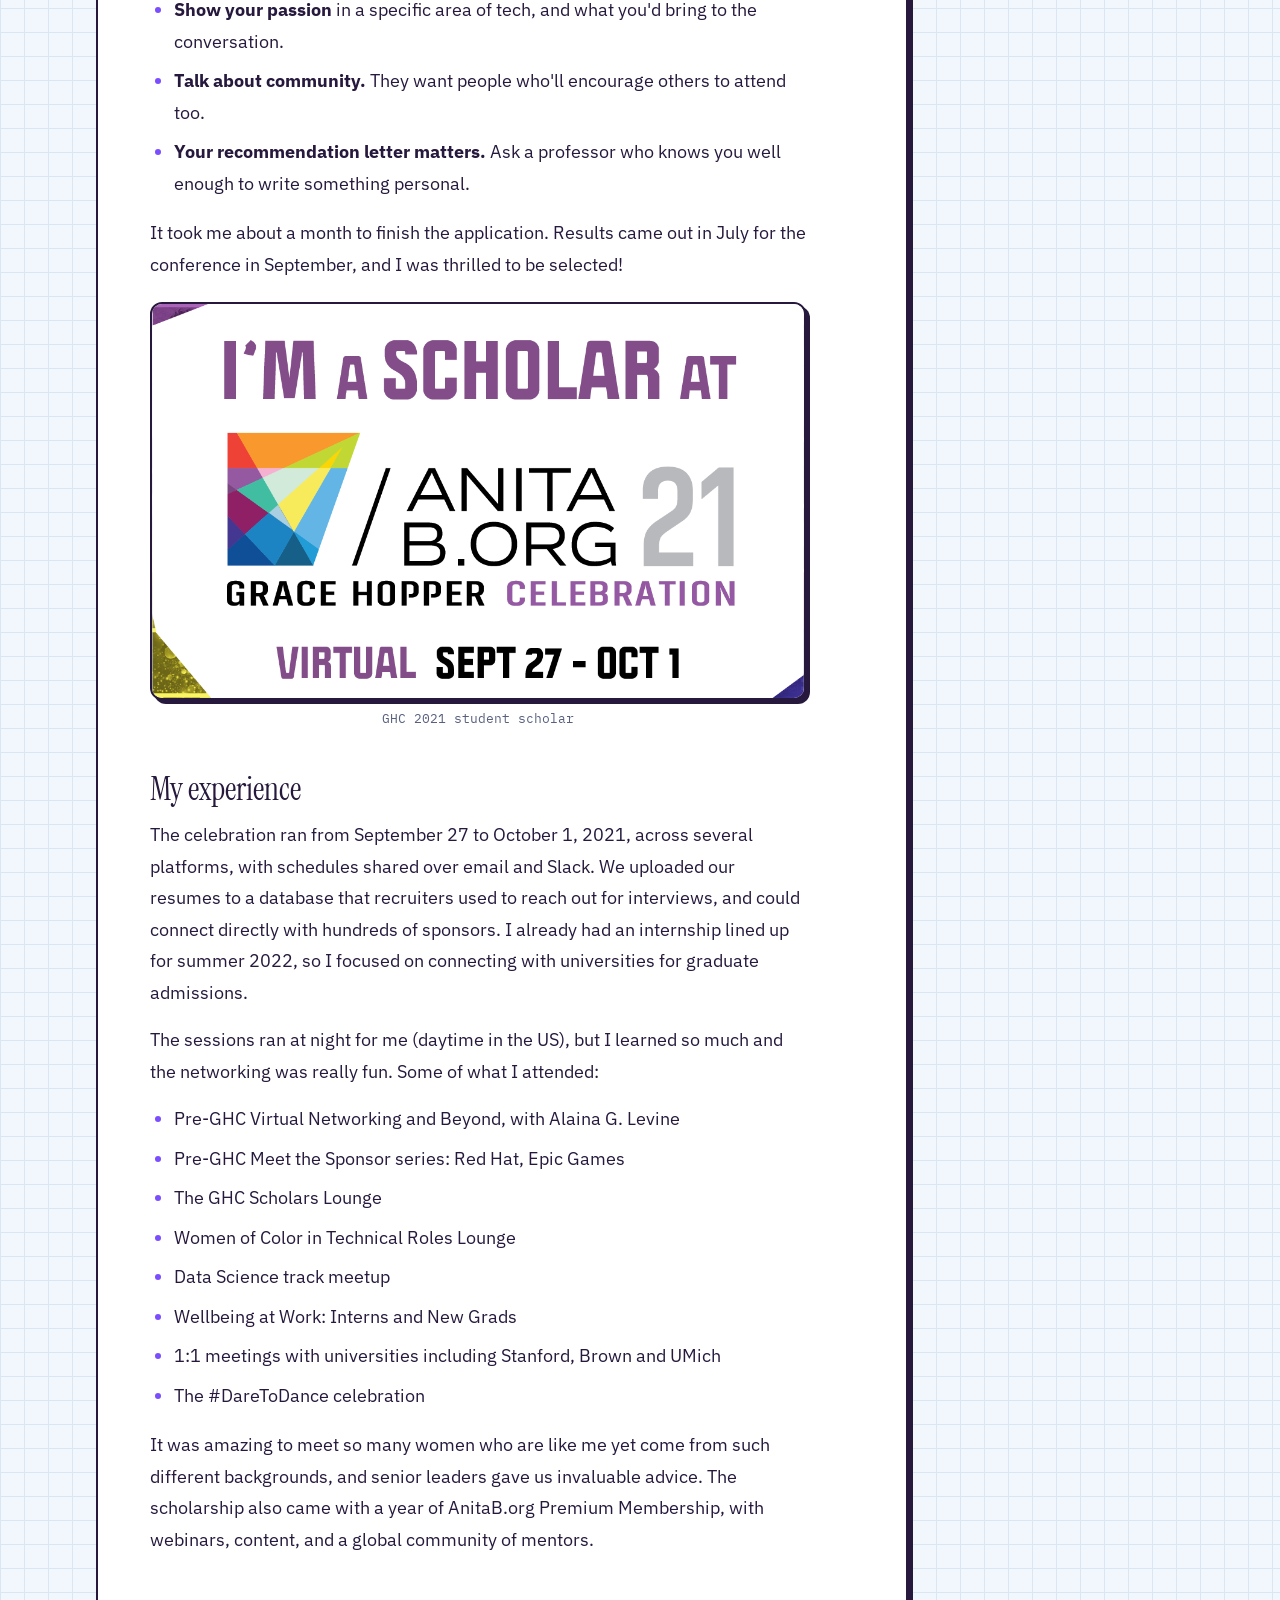
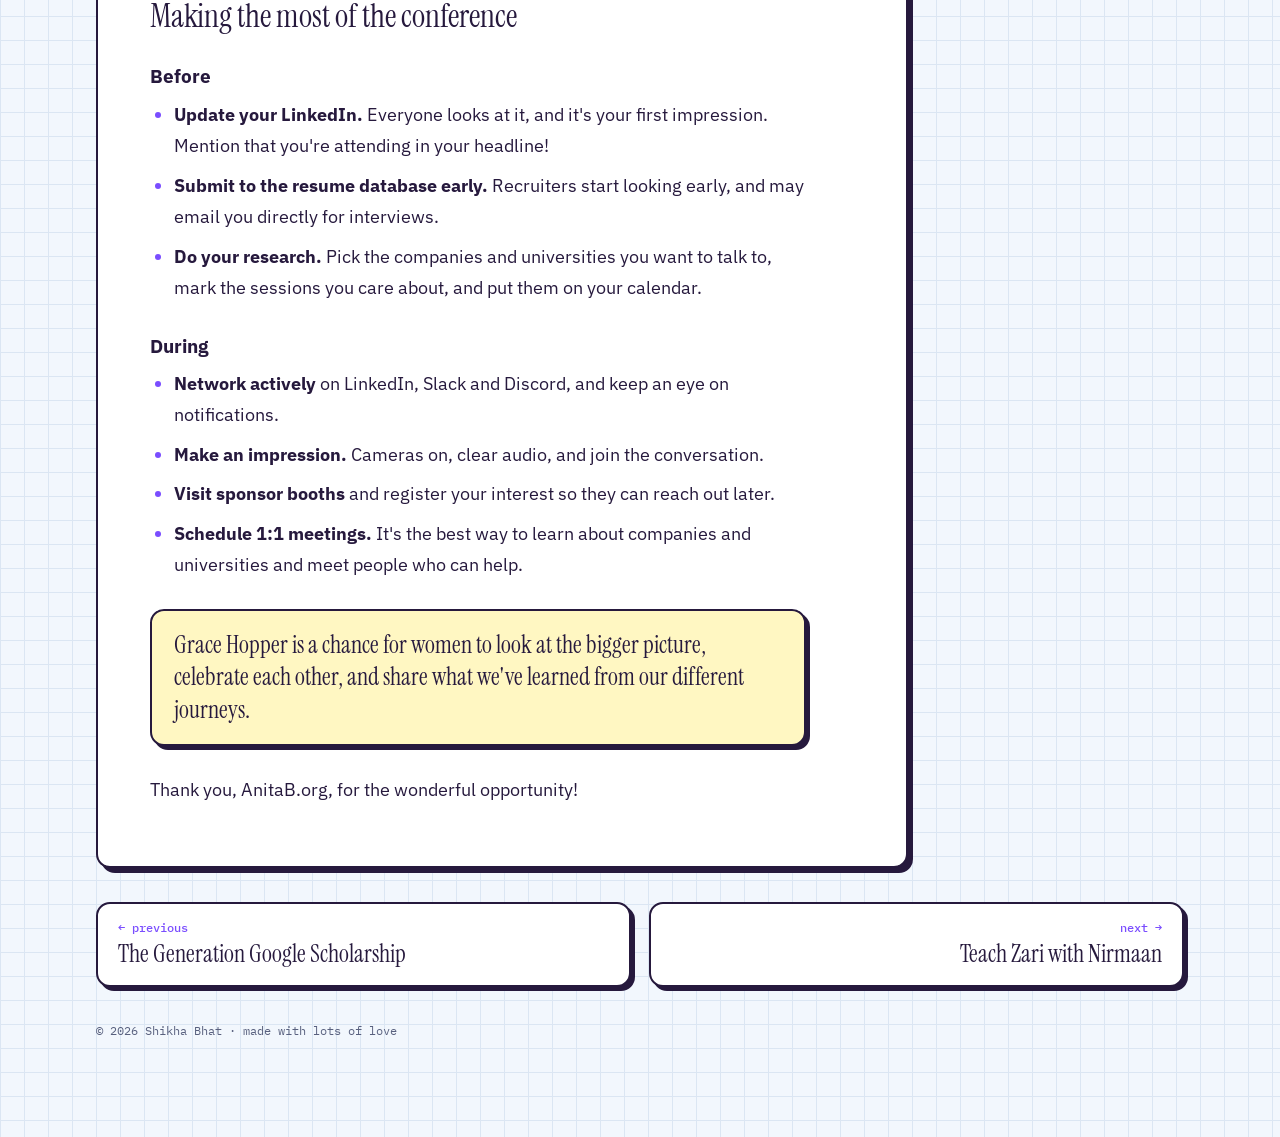
<file: blog/vghc-2021.html>
<!doctype html>
<html lang="en">
<head>
  <meta charset="utf-8">
  <meta name="viewport" content="width=device-width, initial-scale=1, viewport-fit=cover">
  <title>The Grace Hopper Celebration 2021 · Shikha Bhat</title>
  <meta name="description" content="Becoming a GHC Student Scholar, what the virtual celebration was like, and tips for making the most of it.">
  <meta property="og:title" content="The Grace Hopper Celebration 2021 · Shikha Bhat">
  <meta property="og:description" content="Becoming a GHC Student Scholar, what the virtual celebration was like, and tips for making the most of it.">
  <meta property="og:type" content="article">
  <meta name="theme-color" content="#f2f7fd">
  <link rel="icon" href="../assets/favicon.svg?v=9" type="image/svg+xml">
  <link rel="preconnect" href="https://fonts.googleapis.com">
  <link rel="preconnect" href="https://fonts.gstatic.com" crossorigin>
  <link rel="stylesheet" href="https://fonts.googleapis.com/css2?family=Instrument+Serif:ital@0;1&family=IBM+Plex+Sans:wght@400;500;600;700&family=IBM+Plex+Mono:wght@400;500;600&family=Caveat:wght@500;700&family=Pixelify+Sans:wght@500;600&display=swap">
  <link rel="stylesheet" href="../assets/css/style.css?v=9">
</head>
<body>
<a class="skip" href="#main">Skip to content</a>
<div class="site" id="site" data-look="color">
  <header class="menubar">
    <div class="wrap">
      <a class="mb-logo" href="../index.html"><i></i>Shikha Bhat</a>
      <nav class="mb-nav" aria-label="Site pages">
        <a href="../index.html">~/home</a>
        <a href="../experiences.html">~/experiences</a>
        <a href="../off-the-clock.html">~/off-the-clock</a>
        <a href="../blogs.html" aria-current="page">~/blogs</a>
        <a href="../contact.html">~/contact</a>
      </nav>
      <span class="mb-clock" id="clock">Pittsburgh</span>
    </div>
  </header>

  <main class="wrap" id="main">
    <div class="meta"><a class="back" href="../blogs.html">← ~/blogs</a><span>conference · 2021 · 3 min read</span></div>
    <header class="post-hero has-img pat1" style="background-color:#ffb067">
      <img class="hero-img contain" src="../images/blog/cover-vghc-2021.png" alt="Grace Hopper Celebration 2021">
      <span class="sticker">conference · 2021</span>
      <span class="kicker">vGHC &#x27;21</span>
    </header>
    <div class="post-layout">
      <article class="win article">
        <div class="win-bar"><span class="dots"><i></i><i></i><i></i></span>blog/vghc-2021.md</div>
        <div class="article-body">
          <h1>The Grace Hopper Celebration 2021</h1>
          <p class="byline">by Shikha Bhat · 3 min read</p>
<p class="lead">In 2021, I attended my first ever Grace Hopper Celebration as a GHC Student Scholar. The theme was #DareTo..., a rallying cry to celebrate daring achievements and diverse innovations.</p>

<h2 id="what-is-ghc">What is the Grace Hopper Celebration?</h2>
<p>GHC is the world's largest gathering of women in technology, organized every year by AnitaB.org. It has keynotes, workshops, competitions, track meetups, an open-source contribution day, career and sponsor booths, interviews, networking events and more. In 2021 it was held virtually because of the pandemic.</p>

<h2 id="applying">Applying for the student scholarship</h2>
<p>Anyone interested in tech can buy a ticket, but you can also apply for a scholarship to attend. Applications opened around April and asked for:</p>
<ul>
<li>Two short paragraphs on why you want to attend, what you hope to get out of it, and your community involvement.</li>
<li>A letter of recommendation from a professor.</li>
<li>A detailed CV and applicant information.</li>
</ul>
<h3>Tips</h3>
<ul>
<li><b>Be specific and personal.</b> Answer exactly what's asked and show how attending will help you. Research the conference, the year's theme, and the opportunities you're looking for, and weave them in.</li>
<li><b>Show your passion</b> in a specific area of tech, and what you'd bring to the conversation.</li>
<li><b>Talk about community.</b> They want people who'll encourage others to attend too.</li>
<li><b>Your recommendation letter matters.</b> Ask a professor who knows you well enough to write something personal.</li>
</ul>
<p>It took me about a month to finish the application. Results came out in July for the conference in September, and I was thrilled to be selected!</p>
<figure class="pfig"><img src="../images/blog/vghc-2021-1.png" alt="GHC 2021 student scholar" loading="lazy"><figcaption>GHC 2021 student scholar</figcaption></figure>

<h2 id="experience">My experience</h2>
<p>The celebration ran from September 27 to October 1, 2021, across several platforms, with schedules shared over email and Slack. We uploaded our resumes to a database that recruiters used to reach out for interviews, and could connect directly with hundreds of sponsors. I already had an internship lined up for summer 2022, so I focused on connecting with universities for graduate admissions.</p>
<p>The sessions ran at night for me (daytime in the US), but I learned so much and the networking was really fun. Some of what I attended:</p>
<ul>
<li>Pre-GHC Virtual Networking and Beyond, with Alaina G. Levine</li>
<li>Pre-GHC Meet the Sponsor series: Red Hat, Epic Games</li>
<li>The GHC Scholars Lounge</li>
<li>Women of Color in Technical Roles Lounge</li>
<li>Data Science track meetup</li>
<li>Wellbeing at Work: Interns and New Grads</li>
<li>1:1 meetings with universities including Stanford, Brown and UMich</li>
<li>The #DareToDance celebration</li>
</ul>
<p>It was amazing to meet so many women who are like me yet come from such different backgrounds, and senior leaders gave us invaluable advice. The scholarship also came with a year of AnitaB.org Premium Membership, with webinars, content, and a global community of mentors.</p>

<h2 id="tips">Making the most of the conference</h2>
<h3>Before</h3>
<ul>
<li><b>Update your LinkedIn.</b> Everyone looks at it, and it's your first impression. Mention that you're attending in your headline!</li>
<li><b>Submit to the resume database early.</b> Recruiters start looking early, and may email you directly for interviews.</li>
<li><b>Do your research.</b> Pick the companies and universities you want to talk to, mark the sessions you care about, and put them on your calendar.</li>
</ul>
<h3>During</h3>
<ul>
<li><b>Network actively</b> on LinkedIn, Slack and Discord, and keep an eye on notifications.</li>
<li><b>Make an impression.</b> Cameras on, clear audio, and join the conversation.</li>
<li><b>Visit sponsor booths</b> and register your interest so they can reach out later.</li>
<li><b>Schedule 1:1 meetings.</b> It's the best way to learn about companies and universities and meet people who can help.</li>
</ul>
<blockquote>Grace Hopper is a chance for women to look at the bigger picture, celebrate each other, and share what we've learned from our different journeys.</blockquote>
<p>Thank you, AnitaB.org, for the wonderful opportunity!</p>
        </div>
      </article>
      <aside class="toc">
        <div class="win"><div class="win-bar"><span class="dots"><i></i><i></i><i></i></span>on this page</div>
          <nav class="toc-list" aria-label="On this page"><a href="#what-is-ghc">What is the Grace Hopper Celebration?</a><a href="#applying">Applying for the student scholarship</a><a href="#experience">My experience</a><a href="#tips">Making the most of the conference</a></nav>
        </div>
      </aside>
    </div>
    <nav class="post-nav" aria-label="More posts"><a class="pn prev" href="generation-google.html"><small>← previous</small><b>The Generation Google Scholarship</b></a><a class="pn next" href="teach-zari.html"><small>next →</small><b>Teach Zari with Nirmaan</b></a></nav>
  </main>

  <footer class="foot wrap">© 2026 Shikha Bhat · made with lots of love</footer>
</div>
<script src="../assets/js/main.js?v=9"></script>
</body>
</html>
</file>
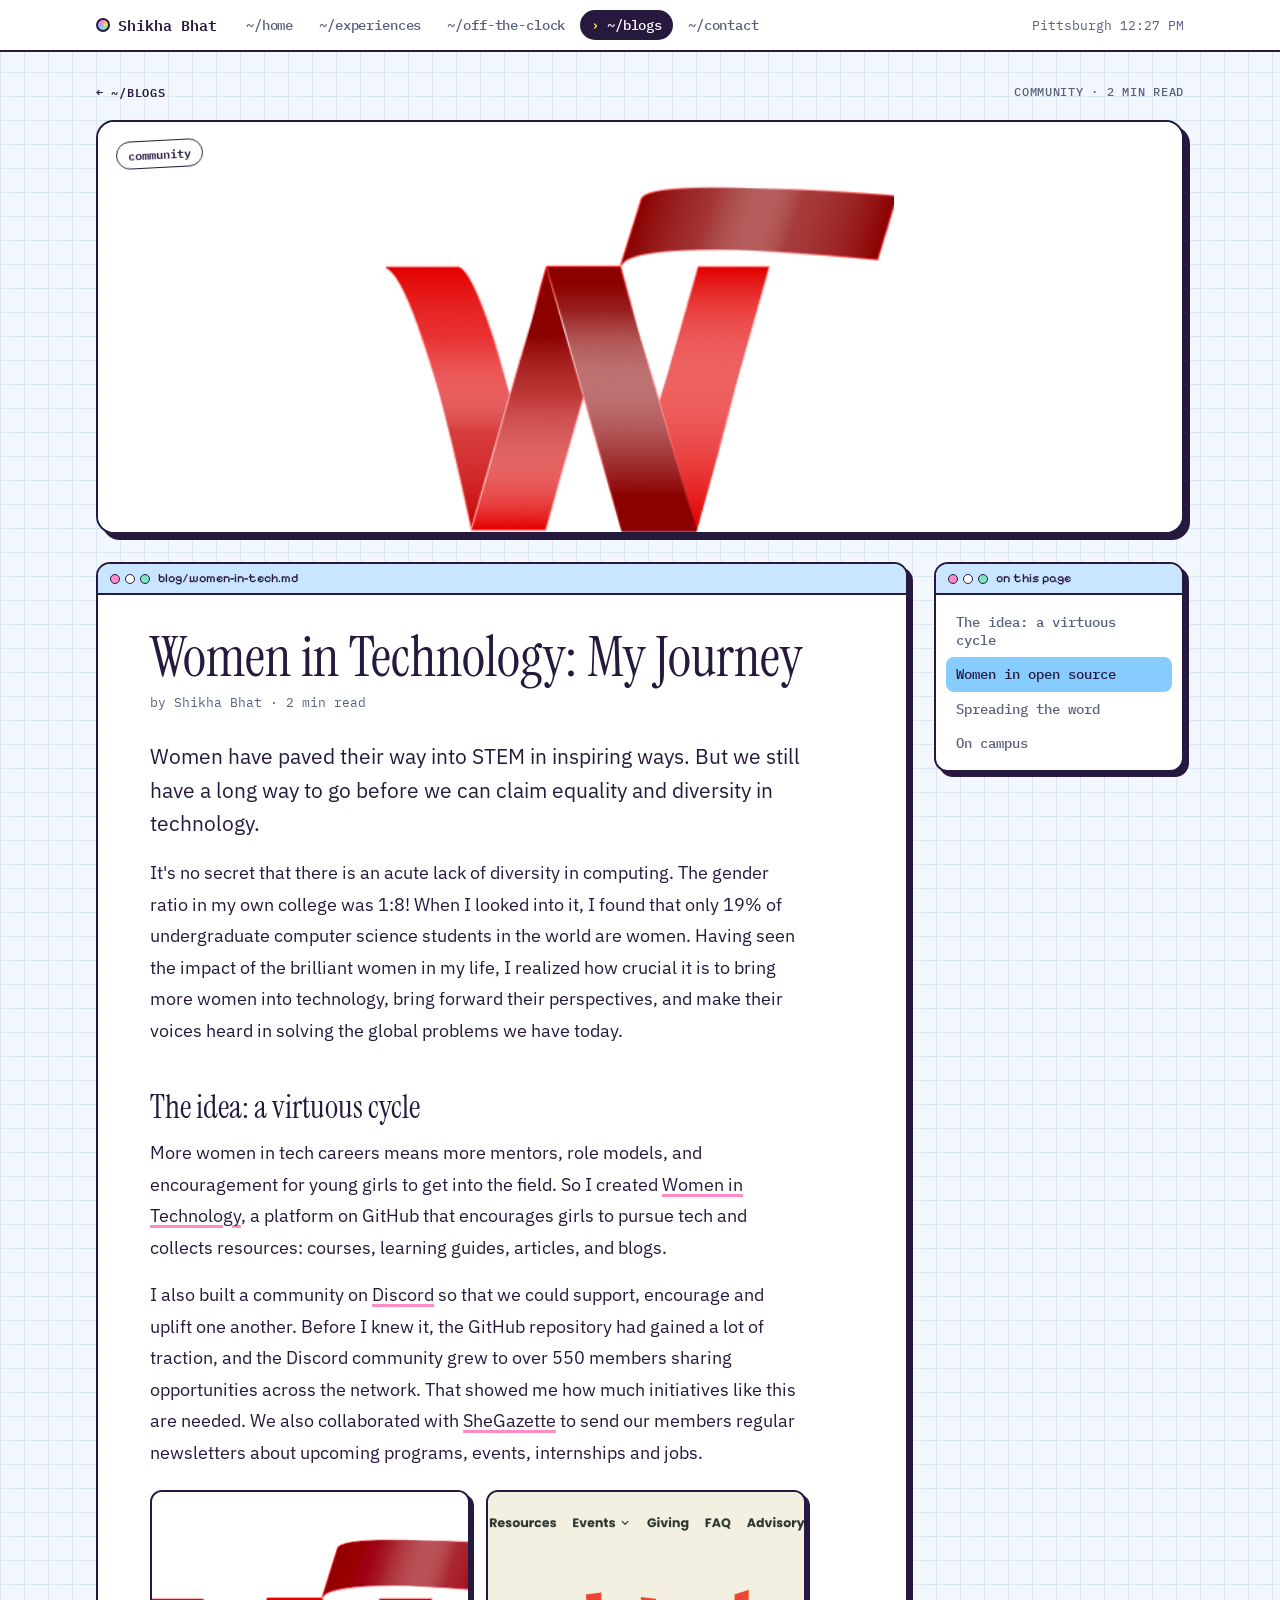
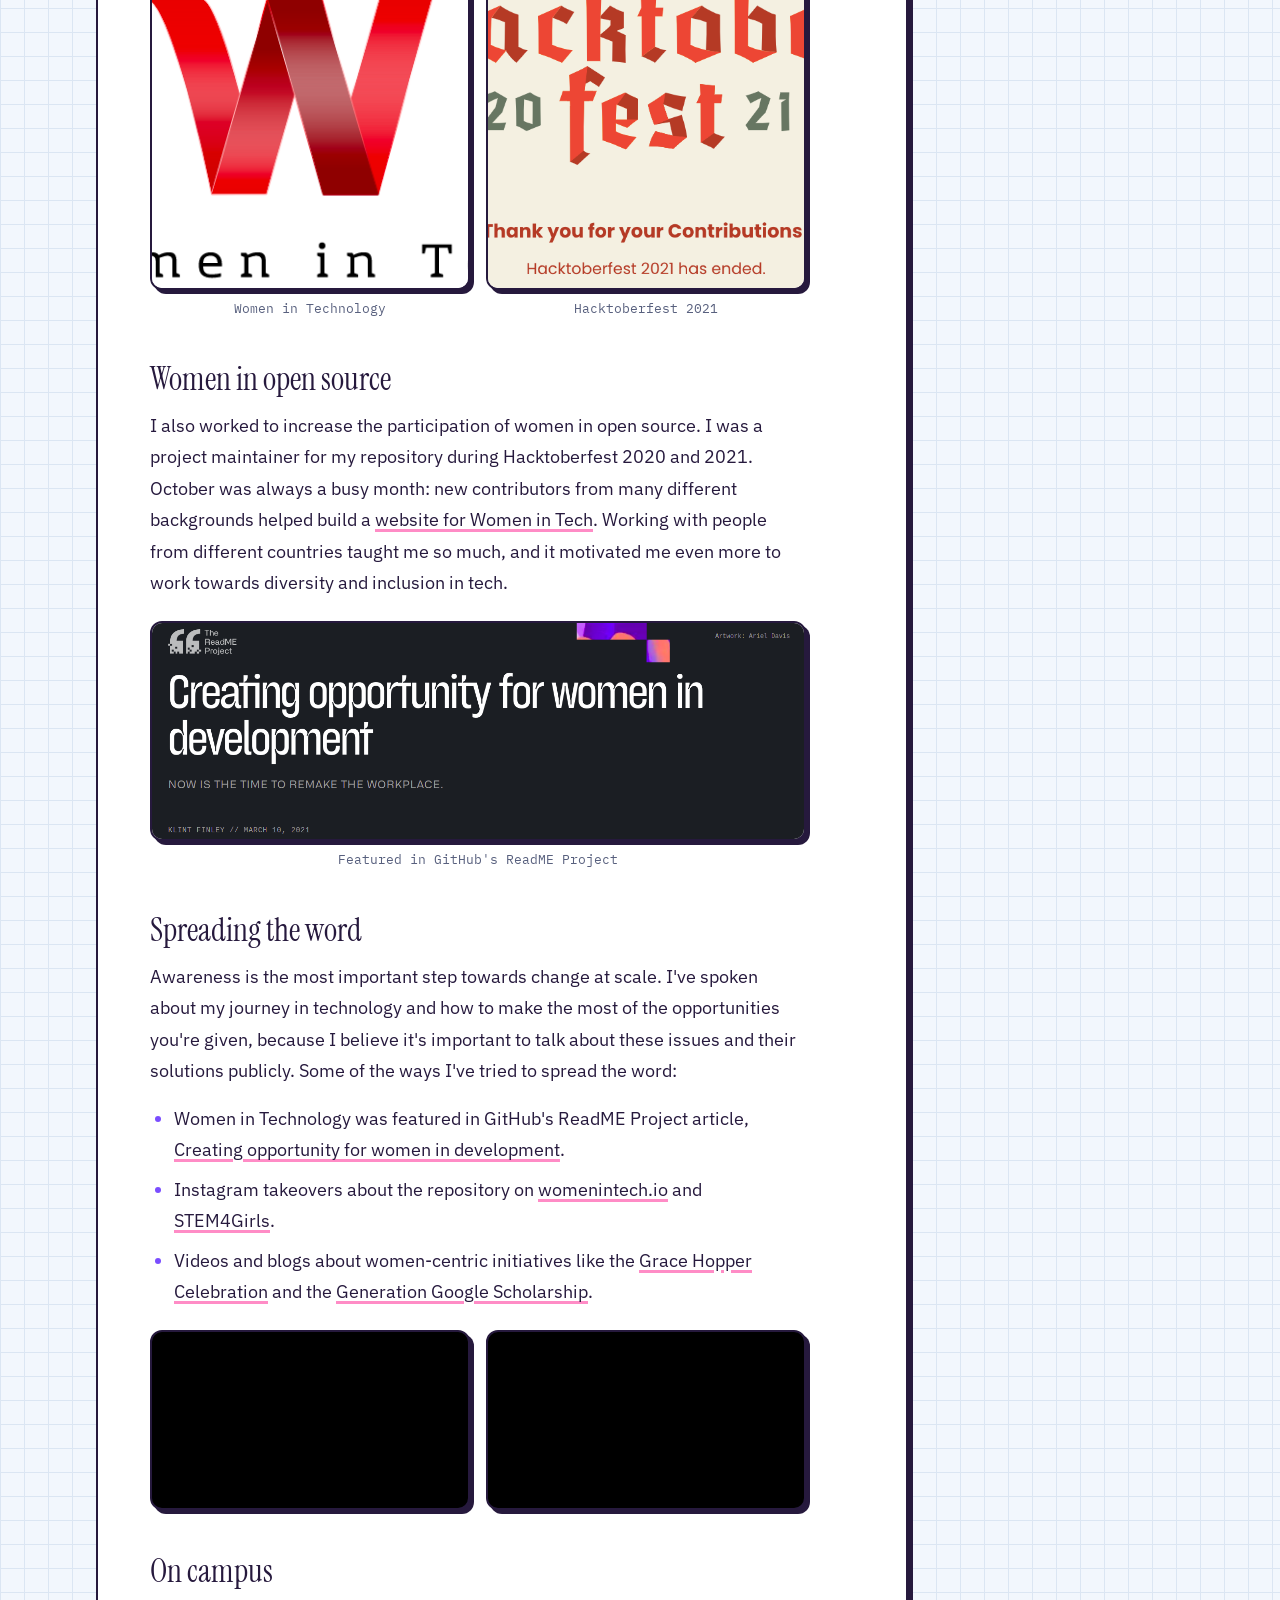
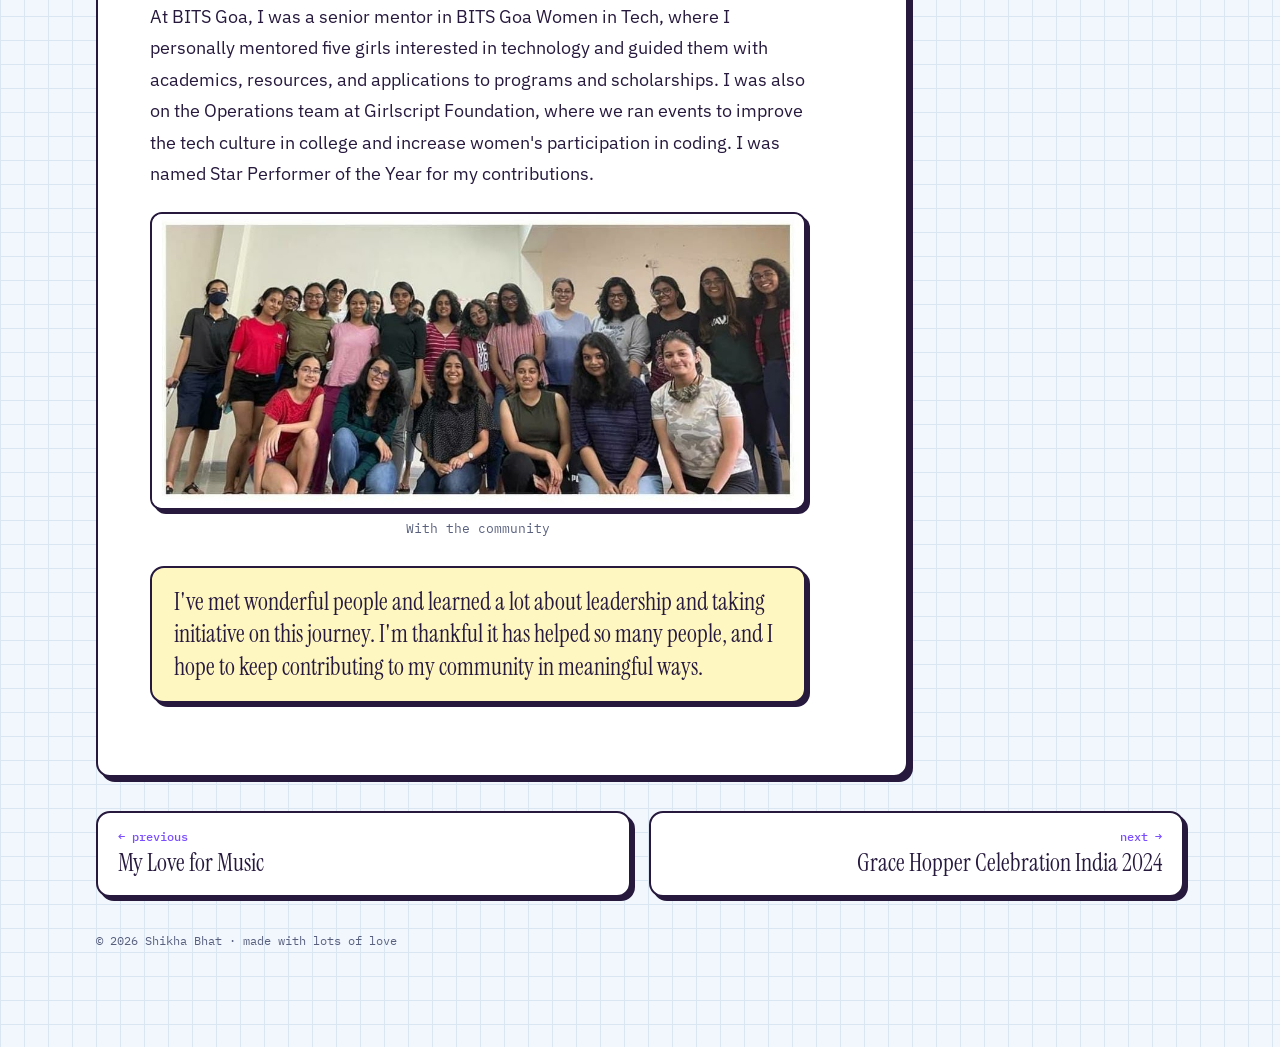
<file: blog/women-in-tech.html>
<!doctype html>
<html lang="en">
<head>
  <meta charset="utf-8">
  <meta name="viewport" content="width=device-width, initial-scale=1, viewport-fit=cover">
  <title>Women in Technology: My Journey · Shikha Bhat</title>
  <meta name="description" content="Building a 550+ member community, maintaining open source for Hacktoberfest, and mentoring women in CS.">
  <meta property="og:title" content="Women in Technology: My Journey · Shikha Bhat">
  <meta property="og:description" content="Building a 550+ member community, maintaining open source for Hacktoberfest, and mentoring women in CS.">
  <meta property="og:type" content="article">
  <meta name="theme-color" content="#f2f7fd">
  <link rel="icon" href="../assets/favicon.svg?v=9" type="image/svg+xml">
  <link rel="preconnect" href="https://fonts.googleapis.com">
  <link rel="preconnect" href="https://fonts.gstatic.com" crossorigin>
  <link rel="stylesheet" href="https://fonts.googleapis.com/css2?family=Instrument+Serif:ital@0;1&family=IBM+Plex+Sans:wght@400;500;600;700&family=IBM+Plex+Mono:wght@400;500;600&family=Caveat:wght@500;700&family=Pixelify+Sans:wght@500;600&display=swap">
  <link rel="stylesheet" href="../assets/css/style.css?v=9">
</head>
<body>
<a class="skip" href="#main">Skip to content</a>
<div class="site" id="site" data-look="color">
  <header class="menubar">
    <div class="wrap">
      <a class="mb-logo" href="../index.html"><i></i>Shikha Bhat</a>
      <nav class="mb-nav" aria-label="Site pages">
        <a href="../index.html">~/home</a>
        <a href="../experiences.html">~/experiences</a>
        <a href="../off-the-clock.html">~/off-the-clock</a>
        <a href="../blogs.html" aria-current="page">~/blogs</a>
        <a href="../contact.html">~/contact</a>
      </nav>
      <span class="mb-clock" id="clock">Pittsburgh</span>
    </div>
  </header>

  <main class="wrap" id="main">
    <div class="meta"><a class="back" href="../blogs.html">← ~/blogs</a><span>community · 2 min read</span></div>
    <header class="post-hero has-img pat2" style="background-color:#7ce7c0">
      <img class="hero-img contain" src="../images/blog/cover-women-in-tech.png" alt="Women in Technology logo">
      <span class="sticker">community</span>
      <span class="kicker">women in tech</span>
    </header>
    <div class="post-layout">
      <article class="win article">
        <div class="win-bar"><span class="dots"><i></i><i></i><i></i></span>blog/women-in-tech.md</div>
        <div class="article-body">
          <h1>Women in Technology: My Journey</h1>
          <p class="byline">by Shikha Bhat · 2 min read</p>
<p class="lead">Women have paved their way into STEM in inspiring ways. But we still have a long way to go before we can claim equality and diversity in technology.</p>
<p>It's no secret that there is an acute lack of diversity in computing. The gender ratio in my own college was 1:8! When I looked into it, I found that only 19% of undergraduate computer science students in the world are women. Having seen the impact of the brilliant women in my life, I realized how crucial it is to bring more women into technology, bring forward their perspectives, and make their voices heard in solving the global problems we have today.</p>

<h2 id="the-idea">The idea: a virtuous cycle</h2>
<p>More women in tech careers means more mentors, role models, and encouragement for young girls to get into the field. So I created <a href="https://github.com/shikha-16/Women-in-Technology" target="_blank" rel="noopener">Women in Technology</a>, a platform on GitHub that encourages girls to pursue tech and collects resources: courses, learning guides, articles, and blogs.</p>
<p>I also built a community on <a href="https://discord.gg/xvzbAXk" target="_blank" rel="noopener">Discord</a> so that we could support, encourage and uplift one another. Before I knew it, the GitHub repository had gained a lot of traction, and the Discord community grew to over 550 members sharing opportunities across the network. That showed me how much initiatives like this are needed. We also collaborated with <a href="https://shegazette.co/" target="_blank" rel="noopener">SheGazette</a> to send our members regular newsletters about upcoming programs, events, internships and jobs.</p>
<div class="pgrid"><figure class="pfig"><img src="../images/blog/women-in-tech-1.png" alt="Women in Technology" loading="lazy"><figcaption>Women in Technology</figcaption></figure><figure class="pfig"><img src="../images/blog/women-in-tech-2.png" alt="Hacktoberfest 2021" loading="lazy"><figcaption>Hacktoberfest 2021</figcaption></figure></div>

<h2 id="open-source">Women in open source</h2>
<p>I also worked to increase the participation of women in open source. I was a project maintainer for my repository during Hacktoberfest 2020 and 2021. October was always a busy month: new contributors from many different backgrounds helped build a <a href="https://women-in-technology-wit.web.app/" target="_blank" rel="noopener">website for Women in Tech</a>. Working with people from different countries taught me so much, and it motivated me even more to work towards diversity and inclusion in tech.</p>
<figure class="pfig"><img src="../images/blog/women-in-tech-3.png" alt="Featured in GitHub's ReadME Project" loading="lazy"><figcaption>Featured in GitHub's ReadME Project</figcaption></figure>

<h2 id="spreading-the-word">Spreading the word</h2>
<p>Awareness is the most important step towards change at scale. I've spoken about my journey in technology and how to make the most of the opportunities you're given, because I believe it's important to talk about these issues and their solutions publicly. Some of the ways I've tried to spread the word:</p>
<ul>
<li>Women in Technology was featured in GitHub's ReadME Project article, <a href="https://github.com/readme/women-in-tech-making-space" target="_blank" rel="noopener">Creating opportunity for women in development</a>.</li>
<li>Instagram takeovers about the repository on <a href="http://womenintech.io/" target="_blank" rel="noopener">womenintech.io</a> and <a href="https://www.instagram.com/tv/CEa1pVog_k3/" target="_blank" rel="noopener">STEM4Girls</a>.</li>
<li>Videos and blogs about women-centric initiatives like the <a href="vghc-2021.html">Grace Hopper Celebration</a> and the <a href="generation-google.html">Generation Google Scholarship</a>.</li>
</ul>
<div class="vids"><div class="vid"><iframe src="https://www.youtube-nocookie.com/embed/pWo-iu-7ppo" title="YouTube video" loading="lazy" allow="accelerometer; encrypted-media; gyroscope; picture-in-picture" allowfullscreen></iframe></div><div class="vid"><iframe src="https://www.youtube-nocookie.com/embed/USfKasQ5z48" title="YouTube video" loading="lazy" allow="accelerometer; encrypted-media; gyroscope; picture-in-picture" allowfullscreen></iframe></div></div>

<h2 id="on-campus">On campus</h2>
<p>At BITS Goa, I was a senior mentor in BITS Goa Women in Tech, where I personally mentored five girls interested in technology and guided them with academics, resources, and applications to programs and scholarships. I was also on the Operations team at Girlscript Foundation, where we ran events to improve the tech culture in college and increase women's participation in coding. I was named Star Performer of the Year for my contributions.</p>
<figure class="pfig"><img src="../images/blog/women-in-tech-4.jpg" alt="With the community" loading="lazy"><figcaption>With the community</figcaption></figure>
<blockquote>I've met wonderful people and learned a lot about leadership and taking initiative on this journey. I'm thankful it has helped so many people, and I hope to keep contributing to my community in meaningful ways.</blockquote>
        </div>
      </article>
      <aside class="toc">
        <div class="win"><div class="win-bar"><span class="dots"><i></i><i></i><i></i></span>on this page</div>
          <nav class="toc-list" aria-label="On this page"><a href="#the-idea">The idea: a virtuous cycle</a><a href="#open-source">Women in open source</a><a href="#spreading-the-word">Spreading the word</a><a href="#on-campus">On campus</a></nav>
        </div>
      </aside>
    </div>
    <nav class="post-nav" aria-label="More posts"><a class="pn prev" href="music.html"><small>← previous</small><b>My Love for Music</b></a><a class="pn next" href="ghc-india-2024.html"><small>next →</small><b>Grace Hopper Celebration India 2024</b></a></nav>
  </main>

  <footer class="foot wrap">© 2026 Shikha Bhat · made with lots of love</footer>
</div>
<script src="../assets/js/main.js?v=9"></script>
</body>
</html>
</file>
<file: assets/css/style.css>
/* Layout: one 5-page personal site (Home, Experiences, Gallery, Blogs, Contact) built on a lab-notebook page,
   with an OS-style menu bar, a terminal widget, a neural-net hero, a vinyl music card, a drag-and-drop scrapbook gallery
   and a friendship-bracelet contact page. Two looks share the same markup: data-look="clean" and data-look="color".
   Each look is a deliberate single (light) world, so every color is set explicitly per look. */
/* Shikha Bhat · personal site styles. Colors live in the variables right below. */
.site{
  --paper:#f7f8fa; --grid:#e7ebf1; --card:#ffffff; --ink:#17213a; --mute:#5b6478; --line:#d5dbe5;
  --accent:#2f54d6; --hl:#fff0a3; --pen:#c2416b; --win-bar:#eef1f6; --term:#141b2e; --term-fg:#d8e2ff; --term-k:#9fb4ff;
  --c1:#e9eef8; --c2:#f2efe7; --c3:#e8f1ed; --c4:#f4ecef; --c5:#ecebf7; --c6:#eef3f7;
  --shadow:0 1px 0 var(--line); --pop:none;
  --display:'Instrument Serif',Georgia,serif; --body:'IBM Plex Sans',system-ui,sans-serif; --mono:'IBM Plex Mono',ui-monospace,monospace; --hand:Caveat,'Comic Sans MS',cursive; --ui:'IBM Plex Mono',ui-monospace,monospace;
  --radius:10px; --bw:1px;
}
.site[data-look="color"]{
  --paper:#f2f7fd; --grid:#dbe6f3; --card:#ffffff; --ink:#26193d; --mute:#58607e; --line:#26193d;
  --accent:#e2479a; --hl:#ffe14d; --pen:#7a4dff; --win-bar:#e6eefa; --term:#26193d; --term-fg:#ffd6ec; --term-k:#7ce7c0;
  --c1:#ff8cc6; --c2:#ffe14d; --c3:#7ce7c0; --c4:#86ccff; --c5:#b99bff; --c6:#ffb067;
  --shadow:5px 5px 0 var(--ink); --pop:4px 4px 0 var(--ink);
  --ui:'Pixelify Sans','Courier New',monospace;
  --radius:14px; --bw:2px;
}
*{box-sizing:border-box}
html,body{margin:0}
body{background:#f2f7fd;color:#26193d;font-family:'IBM Plex Sans',system-ui,sans-serif;color-scheme:light}
body::before{content:"";position:fixed;inset:0 0 auto;height:env(safe-area-inset-top,0px);z-index:60;background:#ffffff}
a{color:inherit}
:focus-visible{outline:3px solid #2f54d6;outline-offset:2px}

.site{background-color:var(--paper);color:var(--ink);font-family:var(--body);font-size:16.5px;line-height:1.6;min-height:100vh;
  background-image:linear-gradient(var(--grid) 1px,transparent 1px),linear-gradient(90deg,var(--grid) 1px,transparent 1px);background-size:24px 24px;padding-bottom:90px}
.wrap{max-width:1120px;margin:0 auto;padding-left:max(16px,env(safe-area-inset-left,0px));padding-right:max(16px,env(safe-area-inset-right,0px))}

/* ---------- OS-style menu bar (site nav) ---------- */
.menubar{position:sticky;top:env(safe-area-inset-top,0px);z-index:40;background:var(--card);border-bottom:var(--bw) solid var(--line)}
.menubar .wrap{display:flex;align-items:center;gap:18px;padding-block:10px;flex-wrap:wrap}
.mb-logo{display:flex;align-items:center;gap:8px;font:600 15px/1 var(--mono);text-decoration:none;white-space:nowrap}
.mb-logo i{width:14px;height:14px;border-radius:50%;border:var(--bw) solid var(--ink);display:block;background:var(--accent)}
.site[data-look="color"] .mb-logo i{background:conic-gradient(#ff8cc6,#ffe14d,#7ce7c0,#86ccff,#b99bff,#ff8cc6)}
.mb-nav{display:flex;gap:4px;flex-wrap:wrap}
.mb-nav a{text-decoration:none;display:inline-block;background:transparent;border:0;color:var(--mute);font:500 14px/1 var(--mono);padding:8px 11px;border-radius:999px;letter-spacing:-.01em}
.mb-nav a[aria-current="page"]::before{content:"› ";color:var(--hl)}
.mb-nav a:hover{color:var(--ink);background:var(--win-bar)}
.mb-nav a[aria-current="page"]{background:var(--ink);color:#fff}
.mb-clock{margin-left:auto;font:400 13px/1 var(--mono);color:var(--mute);font-variant-numeric:tabular-nums;white-space:nowrap}

/* ---------- shared bits ---------- */
main{display:block;animation:pgin .35s ease-out}
@keyframes pgin{from{opacity:.4;transform:translateY(6px)}}
.meta{display:flex;justify-content:space-between;flex-wrap:wrap;gap:8px;font:500 12px/1 var(--mono);color:var(--mute);letter-spacing:.06em;text-transform:uppercase;padding-top:34px}
.sec{padding-block:44px}
.h{display:flex;align-items:baseline;gap:14px;flex-wrap:wrap;margin-bottom:22px}
.h .num{font:500 13px/1 var(--mono);color:var(--pen)}
.h h2{font-family:var(--display);font-weight:400;font-size:clamp(34px,4.5vw,50px);margin:0;line-height:1}
.h .note{font-family:var(--hand);color:var(--pen);font-size:22px}
.site[data-look="clean"] .h .note{display:none}
.hl{padding:0 3px;background:linear-gradient(transparent 50%,var(--hl) 50%);-webkit-box-decoration-break:clone;box-decoration-break:clone}
.site[data-look="color"] .hl.p{background:linear-gradient(transparent 45%,var(--c1) 45%)}
.site[data-look="color"] .hl.g{background:linear-gradient(transparent 45%,var(--c3) 45%)}
.site[data-look="color"] .hl.b{background:linear-gradient(transparent 45%,var(--c4) 45%)}
.btn{appearance:none;cursor:pointer;border:var(--bw) solid var(--ink);background:var(--card);color:var(--ink);font:600 14px/1 var(--mono);padding:10px 14px;border-radius:999px;text-decoration:none;display:inline-flex;align-items:center;gap:8px;box-shadow:var(--pop)}
.btn.fill{background:var(--ink);color:#fff}
.site[data-look="color"] .btn.fill{background:var(--hl);color:var(--ink)}
.btn:active{transform:translate(1px,1px)}

/* window chrome (from ShikhaOS) */
.win{background:var(--card);border:var(--bw) solid var(--line);border-radius:var(--radius);box-shadow:var(--shadow);overflow:hidden;min-width:0}
.win-bar{display:flex;align-items:center;gap:8px;padding:8px 12px;background:var(--win-bar);border-bottom:var(--bw) solid var(--line);font:500 12.5px/1 var(--ui);color:var(--ink)}
.win-bar .dots{display:flex;gap:5px}
.win-bar .dots i{width:10px;height:10px;border-radius:50%;display:block;background:var(--line)}
.site[data-look="color"] .win-bar .dots i{border:1.5px solid var(--ink)}
.site[data-look="color"] .win-bar .dots i:nth-child(1){background:#ff8cc6}.site[data-look="color"] .win-bar .dots i:nth-child(2){background:#fff}.site[data-look="color"] .win-bar .dots i:nth-child(3){background:#7ce7c0}
.win-body{padding:16px 18px}
.win-body h3{margin:0 0 6px;font-size:18px;font-weight:600;line-height:1.3}
.win-body p{margin:0;color:var(--mute);font-size:15px}

/* ---------- HOME ---------- */
.hero{display:grid;grid-template-columns:1fr 1.05fr;gap:32px;align-items:center;padding-block:22px 10px}
.hero > *{min-width:0}
.name{font-family:var(--display);font-weight:400;font-size:clamp(58px,9vw,112px);line-height:.92;margin:0;letter-spacing:-.01em}
.name em{color:var(--accent)}
.hats{display:flex;gap:8px;flex-wrap:wrap;margin:18px 0 0}
.hats span{font:500 13px/1 var(--mono);padding:7px 11px;border:var(--bw) solid var(--line);border-radius:999px;background:var(--card)}
.site[data-look="color"] .hats span:nth-child(1){background:var(--c4)} .site[data-look="color"] .hats span:nth-child(2){background:var(--c3)} .site[data-look="color"] .hats span:nth-child(3){background:var(--c1)}
.bio{font-size:19px;max-width:44ch;margin:18px 0 0;line-height:1.65}
.scribble{font-family:var(--hand);color:var(--pen);font-size:23px;line-height:1.1;transform:rotate(-3deg);display:inline-block;margin-top:16px}
.site[data-look="clean"] .scribble{font:400 13px/1.4 var(--mono);color:var(--mute);transform:none}
.fig{position:relative;margin:0}
.fig canvas{width:100%;height:auto;aspect-ratio:880/640;display:block;max-width:100%;cursor:crosshair}
.fig figcaption{font:400 13px/1.4 var(--mono);color:var(--mute);padding:10px 14px;border-top:var(--bw) solid var(--line);display:flex;justify-content:space-between;gap:10px;flex-wrap:wrap;align-items:center}
.tip{position:absolute;pointer-events:none;background:var(--ink);color:#fff;font:400 13px/1.4 var(--body);padding:8px 10px;border-radius:6px;max-width:230px;opacity:0;transition:opacity .15s;z-index:2}
.tip.on{opacity:1}
.now{display:grid;grid-template-columns:repeat(3,minmax(0,1fr));gap:18px}
.now .win-body .k{font:500 11px/1 var(--mono);letter-spacing:.1em;text-transform:uppercase;color:var(--pen);display:block;margin-bottom:8px}
.home-split{display:grid;grid-template-columns:1fr 1.25fr;gap:24px;align-items:stretch}
.home-split > *{min-width:0}
/* terminal */
.term .win-bar{background:var(--term);color:var(--term-fg);border-color:var(--term)}
.site[data-look="color"] .term .win-bar{background:var(--c3);color:var(--ink);border-color:var(--ink)}
.term-body{background:var(--term);color:var(--term-fg);font:400 13.5px/1.6 var(--mono);padding:14px 16px;height:300px;overflow:auto}
.term-out{white-space:pre-wrap;word-break:break-word}
.term-out .k{color:var(--term-k)} .term-out .c{color:#ffd88a} .term-out a{color:var(--term-k)}
.term-form{display:flex;gap:8px;align-items:center}
.term-form label{color:var(--term-k);white-space:nowrap}
.term-form input{flex:1;min-width:0;background:transparent;border:0;color:#fff;font:inherit;outline:none;caret-color:#ffd88a}
.term-hints{display:flex;gap:6px;flex-wrap:wrap;margin-top:10px}
.term-hints button{appearance:none;cursor:pointer;border:1px solid #3a4566;background:transparent;color:var(--term-fg);font:400 12px/1 var(--mono);padding:5px 8px;border-radius:999px}
.site[data-look="color"] .term-hints button{border-color:#5a4a7a}
/* vinyl */
.vinyl{display:grid;grid-template-columns:minmax(0,1.15fr) minmax(0,1fr);gap:22px;align-items:center;padding:22px}
.v-stage{position:relative;aspect-ratio:1.35/1;max-width:100%}
.v-sleeve{position:absolute;left:0;top:0;width:64%;aspect-ratio:1;z-index:2;padding:9%;display:flex;flex-direction:column;justify-content:space-between;background:var(--ink);color:#fff;box-shadow:6px 6px 0 rgba(0,0,0,.12);border-radius:4px}
.site[data-look="color"] .v-sleeve{background:linear-gradient(135deg,#ff8cc6,#b99bff 55%,#86ccff);color:var(--ink);border:2px solid var(--ink);box-shadow:5px 5px 0 var(--ink)}
.v-sleeve b{font-family:var(--display);font-weight:400;font-size:clamp(26px,3vw,38px);line-height:.95}
.v-sleeve small{font:500 10.5px/1.3 var(--mono);letter-spacing:.12em;text-transform:uppercase;display:flex;justify-content:space-between;gap:6px}
.v-disc{position:absolute;right:0;top:3%;width:62%;aspect-ratio:1;border-radius:50%;z-index:1;cursor:grab;touch-action:none;
  background:repeating-radial-gradient(circle at center,#151515 0 2px,#262626 2px 4px);box-shadow:0 0 0 2px #111;transition:right .5s}
.v-disc:active{cursor:grabbing}
.v-disc.out{right:-4%}
.v-label{position:absolute;inset:33%;border-radius:50%;background:var(--hl);display:grid;place-items:center;font:600 9px/1.2 var(--mono);color:var(--ink);text-align:center}
.site[data-look="color"] .v-label{background:var(--c1)}
.v-label::after{content:"";position:absolute;width:9%;aspect-ratio:1;border-radius:50%;background:var(--paper)}
.v-label span{transform:translateY(-120%);letter-spacing:.06em}
.v-shine{position:absolute;inset:0;border-radius:50%;background:conic-gradient(from 20deg,transparent 0 40deg,rgba(255,255,255,.13) 55deg,transparent 70deg 220deg,rgba(255,255,255,.08) 235deg,transparent 250deg);pointer-events:none}
.v-copy h3{font-family:var(--display);font-weight:400;font-size:32px;line-height:1.05;margin:0 0 10px}
.v-copy p{margin:0 0 14px;color:var(--mute);font-size:15.5px}
.v-list{list-style:none;margin:0 0 16px;padding:0;display:grid;gap:6px}
.v-list li{display:flex;gap:10px;align-items:baseline;font-size:15px}
.v-list li span{font:500 12px/1 var(--mono);color:var(--mute);width:24px;flex:none}
.v-row{display:flex;gap:10px;flex-wrap:wrap}

/* ---------- EXPERIENCES ---------- */
.research{display:grid;grid-template-columns:1.1fr 1fr;gap:28px}
.research > *{min-width:0}
.research p{margin:0 0 14px;max-width:62ch}
.tl{padding:14px;overflow-x:auto}
.tl svg{display:block;width:100%;min-width:420px;height:auto}
.tl .cap{font:400 12.5px/1.4 var(--mono);color:var(--mute);margin-top:8px}
.log{display:grid}
.log-row{display:grid;grid-template-columns:150px 1fr;gap:18px;padding:16px 18px;border-bottom:1px dashed var(--line)}
.site[data-look="color"] .log-row{border-bottom-color:#c9d6ea}
.log-row:last-child{border-bottom:0}
.log-row .d{font:500 13px/1.5 var(--mono);color:var(--mute);font-variant-numeric:tabular-nums}
.log-row h3{margin:0;font-size:17px;font-weight:600}
.log-row p{margin:4px 0 0;color:var(--mute);font-size:15px}
.log-row .tag{display:inline-block;font:500 11px/1 var(--mono);padding:4px 7px;border-radius:999px;margin-left:8px;vertical-align:2px;border:1px solid var(--line);color:var(--mute)}
.site[data-look="color"] .log-row .tag{border:1.5px solid var(--ink);color:var(--ink)}
.site[data-look="color"] .tag.r{background:var(--c4)} .site[data-look="color"] .tag.e{background:var(--c6)} .site[data-look="color"] .tag.s{background:var(--c3)}
.filters{display:flex;gap:8px;flex-wrap:wrap;margin-bottom:18px}
.chip{appearance:none;cursor:pointer;border:var(--bw) solid var(--line);background:var(--card);color:var(--ink);font:500 13px/1 var(--mono);padding:8px 12px;border-radius:999px}
.site[data-look="color"] .chip{border-color:var(--ink)}
.chip[aria-pressed="true"]{background:var(--ink);color:#fff;border-color:var(--ink)}
.cards{display:grid;grid-template-columns:repeat(3,minmax(0,1fr));gap:18px}
.card{background:var(--card);border:var(--bw) solid var(--line);border-radius:var(--radius);padding:16px;text-decoration:none;display:flex;flex-direction:column;gap:6px;transition:transform .15s,box-shadow .15s}
.card:hover{transform:translateY(-3px);box-shadow:0 8px 20px rgba(23,33,58,.08)}
.site[data-look="color"] .card{border-color:var(--ink);box-shadow:var(--pop)}
.site[data-look="color"] .card:hover{transform:translate(-2px,-2px) rotate(-.6deg);box-shadow:6px 6px 0 var(--ink)}
.site[data-look="color"] .card:nth-child(6n+1){background:#ffe3f1}.site[data-look="color"] .card:nth-child(6n+2){background:#fff7c2}.site[data-look="color"] .card:nth-child(6n+3){background:#d9f8ec}.site[data-look="color"] .card:nth-child(6n+4){background:#ddefff}.site[data-look="color"] .card:nth-child(6n+5){background:#ece3ff}.site[data-look="color"] .card:nth-child(6n){background:#ffe8d2}
.card .id{font:500 12px/1 var(--mono);color:var(--mute);display:flex;justify-content:space-between}
.card h3{margin:4px 0 0;font-size:17px;font-weight:600;line-height:1.3}
.card p{margin:0;font-size:14.5px;color:var(--mute)}
.card[hidden]{display:none}
.refs{list-style:none;padding:0;margin:0;display:grid;gap:12px;counter-reset:r}
.refs li{counter-increment:r;padding-left:42px;position:relative;max-width:82ch}
.refs li::before{content:"[" counter(r) "]";position:absolute;left:0;font:500 14px/1.6 var(--mono);color:var(--accent)}
.refs i{color:var(--mute)}
.community{display:grid;grid-template-columns:repeat(3,minmax(0,1fr));gap:18px}
.awards{display:flex;flex-wrap:wrap;gap:8px;margin-top:18px}
.awards span{font:500 13.5px/1.3 var(--body);padding:7px 11px;border:var(--bw) solid var(--line);border-radius:999px;background:var(--card)}
.site[data-look="color"] .awards span{border-color:var(--ink)}
.site[data-look="color"] .awards span:nth-child(6n+1){background:var(--c2)}.site[data-look="color"] .awards span:nth-child(6n+2){background:var(--c1)}.site[data-look="color"] .awards span:nth-child(6n+3){background:var(--c4)}.site[data-look="color"] .awards span:nth-child(6n+4){background:var(--c3)}.site[data-look="color"] .awards span:nth-child(6n+5){background:var(--c6)}.site[data-look="color"] .awards span:nth-child(6n){background:var(--c5)}

/* ---------- GALLERY (scrapbook) ---------- */
.gal-tools{display:flex;gap:10px;flex-wrap:wrap;align-items:center;margin-bottom:14px}
.gal-tools small{font:400 13px/1.4 var(--mono);color:var(--mute)}
.board{position:relative;height:700px;border:var(--bw) dashed var(--line);border-radius:var(--radius);background:rgba(255,255,255,.5)}
.site[data-look="color"] .board{border-color:#a9c3e3;background:rgba(255,255,255,.45)}
.it{position:absolute;cursor:grab;touch-action:none;user-select:none;transition:box-shadow .15s,left .5s,top .5s,transform .5s}
.it.drag{transition:box-shadow .15s;box-shadow:0 18px 30px rgba(23,33,58,.22);cursor:grabbing}
.pol{background:#fff;padding:10px 10px 12px;width:190px;box-shadow:0 4px 12px rgba(23,33,58,.12)}
.pol .ph{aspect-ratio:1;display:grid;place-items:center;text-align:center;font:600 12.5px/1.3 var(--body);padding:12px;color:var(--ink)}
.pol .ph small{display:block;font:500 10px/1 var(--mono);letter-spacing:.12em;text-transform:uppercase;opacity:.65;margin-bottom:6px}
.pol .cap{font-family:var(--hand);font-size:20px;text-align:center;margin-top:6px;line-height:1.1}
.site[data-look="clean"] .pol .cap{font:400 12.5px/1.3 var(--mono);color:var(--mute)}
.tape{position:absolute;width:76px;height:22px;background:rgba(255,240,163,.85);top:-11px;left:50%;transform:translateX(-50%) rotate(-4deg)}
.site[data-look="clean"] .tape{background:rgba(214,220,232,.75)}
.stk{font:700 14px/1 var(--mono);padding:10px 14px;border-radius:999px;border:var(--bw) solid var(--ink);background:var(--card)}
.site[data-look="color"] .stk{box-shadow:3px 3px 0 var(--ink)}
.pass{background:#fff;width:380px;display:grid;grid-template-columns:1fr 92px;box-shadow:0 4px 12px rgba(23,33,58,.12);border-radius:10px;overflow:hidden}
.pass .m{padding:12px 14px;border-right:2px dashed var(--line);min-width:0}
.pass .air{font:600 10px/1 var(--mono);letter-spacing:.14em;text-transform:uppercase;color:var(--pen)}
.pass .route{display:flex;align-items:center;gap:8px;font-family:var(--display);font-size:30px;line-height:1;margin:8px 0 6px}
.pass .route small{font:500 9.5px/1.2 var(--mono);display:block;color:var(--mute)}
.pass .s{padding:12px;background:var(--c1);font:600 11px/1.5 var(--mono)}
.site[data-look="color"] .pass .s{background:var(--c4)}
.pass dl{display:grid;grid-template-columns:repeat(3,auto);gap:2px 12px;margin:0;font-size:11px}
.pass dt{font:600 9px/1.4 var(--mono);letter-spacing:.08em;text-transform:uppercase;color:var(--mute)}
.pass dd{margin:0;font-weight:600}

/* ---------- BLOGS ---------- */
.notes{display:grid}
.notes a{display:grid;grid-template-columns:90px 1fr auto;gap:16px;padding:18px;border-bottom:1px dashed var(--line);text-decoration:none;align-items:baseline}
.site[data-look="color"] .notes a{border-bottom-color:#c9d6ea}
.notes a:last-child{border-bottom:0}
.notes a:hover h3{text-decoration:underline;text-decoration-thickness:6px;text-decoration-color:var(--hl);text-underline-offset:-1px}
.notes h3{margin:0;font-size:18px;font-weight:600}
.notes p{margin:3px 0 0;color:var(--mute);font-size:15px}
.notes .d{font:500 12px/1.5 var(--mono);color:var(--mute)}
.notes .t{font:500 11.5px/1 var(--mono);padding:5px 9px;border-radius:999px;border:1px solid var(--line);color:var(--mute);white-space:nowrap}
.site[data-look="color"] .notes .t{border:1.5px solid var(--ink);color:var(--ink)}

/* ---------- CONTACT (bracelet) ---------- */
.contact{display:grid;grid-template-columns:1.25fr 1fr;gap:24px;align-items:start}
.contact > *{min-width:0}
.bracelet{padding:22px}
.beads{display:flex;flex-wrap:wrap;gap:4px;align-items:center;justify-content:center;min-height:120px;padding:20px 8px;position:relative}
.bead{width:42px;height:42px;border-radius:50%;display:grid;place-items:center;font:700 17px/1 var(--body);position:relative;z-index:1;
  box-shadow:inset -4px -5px 0 rgba(0,0,0,.12),inset 3px 3px 0 rgba(255,255,255,.45);animation:bead .35s ease-out backwards}
.bead.sp{width:16px;height:16px}
@keyframes bead{from{transform:scale(.2)}}
.b-ctrl{display:flex;gap:8px;flex-wrap:wrap;justify-content:center;align-items:center}
.b-ctrl input{font:600 17px/1 var(--body);padding:11px 16px;border:var(--bw) solid var(--ink);border-radius:999px;width:min(280px,100%);text-transform:uppercase;color:var(--ink);background:var(--card)}
.b-ctrl .chip{font-size:12.5px}
.links{display:grid;gap:10px}
.links a{display:flex;justify-content:space-between;align-items:center;gap:12px;padding:14px 16px;text-decoration:none;font-weight:600}
.links a span:last-child{font:400 13px/1 var(--mono);color:var(--mute)}
.links a:hover{transform:translateX(3px)}
.site[data-look="color"] .links a:nth-child(5n+1){background:#ffe3f1}.site[data-look="color"] .links a:nth-child(5n+2){background:#ddefff}.site[data-look="color"] .links a:nth-child(5n+3){background:#d9f8ec}.site[data-look="color"] .links a:nth-child(5n+4){background:#fff7c2}.site[data-look="color"] .links a:nth-child(5n){background:#ece3ff}

.foot{padding-block:28px 10px;font:400 12px/1 var(--mono);color:var(--mute)}

/* ---------- experiences grouped by company ---------- */
.orgs{display:grid;grid-template-columns:repeat(2,minmax(0,1fr));gap:22px}
.org.wide{grid-column:1/-1}
.org-body{padding:20px 22px 22px}
.org-head{display:flex;gap:14px;align-items:center;margin-bottom:18px}
.org-logo{width:50px;height:50px;flex:none;border-radius:14px;border:2px solid var(--ink);display:grid;place-items:center;font:400 30px/1 var(--display);box-shadow:3px 3px 0 var(--ink)}
.org-head h3{margin:0;font-family:var(--display);font-weight:400;font-size:32px;line-height:1}
.org-head p{margin:4px 0 0;font:400 13px/1.3 var(--mono);color:var(--mute)}
.roles{list-style:none;margin:0 0 0 8px;padding:0 0 0 22px;border-left:2px dashed #b5c8e2;display:grid;gap:18px}
.roles li{position:relative;display:grid;gap:4px;align-content:start}
.roles li::before{content:"";position:absolute;left:-31px;top:3px;width:14px;height:14px;border-radius:50%;background:var(--hl);border:2px solid var(--ink)}
.roles .d{font:500 12.5px/1.4 var(--mono);color:var(--pen)}
.roles b{font-size:16.5px}
.roles p{margin:4px 0 0;color:var(--mute);font-size:15px}
.mini{display:inline-block;font:600 11px/1 var(--mono);padding:3px 7px;border-radius:999px;border:1.5px solid var(--ink);background:var(--c4);color:var(--ink);margin-right:6px;vertical-align:1px}
.roles p:nth-of-type(2) .mini{background:var(--c2)}
.org.wide .roles{grid-template-columns:repeat(3,minmax(0,1fr));border-left:0;border-top:2px dashed #b5c8e2;margin:10px 0 0;padding:22px 0 0;gap:24px}
.org.wide .roles li::before{left:0;top:-31px}

/* ---------- blogs as cards ---------- */
.posts{display:grid;grid-template-columns:repeat(3,minmax(0,1fr));gap:24px}
.post{display:flex;flex-direction:column;background:var(--card);border:2px solid var(--ink);border-radius:16px;overflow:hidden;text-decoration:none;box-shadow:4px 4px 0 var(--ink);transition:transform .15s,box-shadow .15s}
.post:hover{transform:translate(-3px,-3px) rotate(-.6deg);box-shadow:8px 8px 0 var(--ink)}
.post[hidden]{display:none}
.post .cover{aspect-ratio:16/10;position:relative;border-bottom:2px solid var(--ink);display:flex;align-items:flex-end;padding:16px 18px;overflow:hidden;max-width:100%}
.post .kicker{font-family:var(--display);font-style:italic;font-size:clamp(34px,3.6vw,48px);line-height:.95;color:var(--ink);position:relative}
.post .sticker{position:absolute;top:14px;left:14px;font:600 11.5px/1 var(--mono);background:#fff;border:1.5px solid var(--ink);border-radius:999px;padding:6px 10px;transform:rotate(-3deg)}
.pat0{background-image:radial-gradient(rgba(38,25,61,.18) 2px,transparent 2.5px);background-size:16px 16px}
.pat1{background-image:repeating-linear-gradient(45deg,rgba(255,255,255,.45) 0 10px,transparent 10px 22px)}
.pat2{background-image:linear-gradient(rgba(38,25,61,.12) 1.5px,transparent 1.5px),linear-gradient(90deg,rgba(38,25,61,.12) 1.5px,transparent 1.5px);background-size:22px 22px}
.pat3{background-image:repeating-radial-gradient(circle at 85% 20%,rgba(255,255,255,.5) 0 8px,transparent 8px 20px)}
.post .pbody{padding:16px 18px 18px;display:flex;flex-direction:column;gap:6px;flex:1}
.post h3{margin:0;font-family:var(--display);font-weight:400;font-size:26px;line-height:1.1}
.post p{margin:0;color:var(--mute);font-size:15px}
.post .read{margin-top:auto;padding-top:8px;font:600 12.5px/1 var(--mono);color:var(--pen)}
.post.feat{grid-column:span 2;flex-direction:row}
.post.feat .cover{aspect-ratio:auto;flex:1.1;border-bottom:0;border-right:2px solid var(--ink);min-height:300px}
.post.feat .kicker{font-size:clamp(52px,6vw,84px)}
.post.feat .pbody{flex:1;justify-content:center;padding:26px}
.post.feat h3{font-size:36px}
@media (max-width:900px){.posts{grid-template-columns:1fr 1fr}.orgs{grid-template-columns:1fr}.org.wide .roles{grid-template-columns:1fr;border-top:0;border-left:2px dashed #b5c8e2;padding:0 0 0 22px;margin-left:8px}.org.wide .roles li::before{left:-31px;top:3px}}
@media (max-width:560px){.posts{grid-template-columns:1fr}.post.feat{grid-column:auto;flex-direction:column}.post.feat .cover{border-right:0;border-bottom:2px solid var(--ink);min-height:200px}}

@media (max-width:900px){
  .hero,.home-split,.research,.contact,.vinyl{grid-template-columns:1fr}
  .now,.cards,.community{grid-template-columns:1fr 1fr}
  .board{height:auto;display:flex;flex-wrap:wrap;gap:22px;justify-content:center;padding:24px 10px}
  .it{position:relative !important;left:auto !important;top:auto !important;cursor:default}
  .pass{width:100%;max-width:380px}
}
@media (max-width:560px){
  .now,.cards,.community{grid-template-columns:1fr}
  .log-row{grid-template-columns:1fr;gap:2px}
  .notes a{grid-template-columns:1fr;gap:4px}
  .mb-clock{display:none}
  .bead{width:32px;height:32px;font-size:14px}
}
@media (prefers-reduced-motion:reduce){*{transition:none !important;animation:none !important}}

.pol img{width:100%;aspect-ratio:1;object-fit:cover;display:block;pointer-events:none}
.skip{position:absolute;left:-9999px}.skip:focus{left:16px;top:10px;z-index:100;background:#fff;padding:8px 12px;border:2px solid #26193d;border-radius:8px}

/* ---------- blog post pages ---------- */
.meta .back{color:var(--ink);text-decoration:none;font-weight:600}
.meta .back:hover{color:var(--pen)}
.post-hero{margin-top:22px;min-height:240px;border:2px solid var(--ink);border-radius:18px;box-shadow:6px 6px 0 var(--ink);display:flex;align-items:flex-end;padding:26px 30px;position:relative;overflow:hidden}
.post-hero .kicker{font-family:var(--display);font-style:italic;font-size:clamp(56px,10vw,120px);line-height:.9;color:var(--ink)}
.post-hero .sticker{position:absolute;top:18px;left:18px;font:600 12px/1 var(--mono);background:#fff;border:1.5px solid var(--ink);border-radius:999px;padding:7px 11px;transform:rotate(-3deg)}
.post-layout{display:grid;grid-template-columns:minmax(0,1fr) 250px;gap:26px;margin-top:28px;align-items:start}
.article-body{padding:34px clamp(20px,5vw,52px) 44px;font-size:18px;line-height:1.75;max-width:760px}
.article-body h1{font-family:var(--display);font-weight:400;font-size:clamp(38px,5vw,56px);line-height:1.02;margin:0 0 8px;text-wrap:balance}
.article-body .byline{font:400 13px/1.4 var(--mono);color:var(--mute);margin:0 0 28px}
.article-body .lead{font-size:21px;line-height:1.6}
.article-body h2{font-family:var(--display);font-weight:400;font-size:32px;line-height:1.1;margin:44px 0 12px;display:flex;align-items:center;gap:12px;scroll-margin-top:90px}
.article-body h2 .n{font:600 15px/1 var(--mono);width:32px;height:32px;flex:none;border-radius:50%;border:2px solid var(--ink);display:grid;place-items:center;background:var(--hl)}
.article-body h3{font-size:18.5px;font-weight:700;margin:26px 0 6px}
.article-body p{margin:0 0 16px}
.article-body ul,.article-body ol{margin:0 0 18px;padding-left:24px}
.article-body li{margin-bottom:8px}
.article-body li::marker{color:var(--pen)}
.article-body a{text-decoration-color:var(--c1);text-decoration-thickness:3px;text-underline-offset:3px}
.article-body a:hover{background:var(--c2)}
.article-body blockquote{margin:28px 0;padding:18px 22px;border:2px solid var(--ink);border-radius:14px;background:#fff7c2;font-family:var(--display);font-size:24px;line-height:1.35;box-shadow:4px 4px 0 var(--ink)}
.toc{position:sticky;top:84px}
.toc-list{display:grid;padding:10px}
.toc-list a{font:500 13.5px/1.35 var(--mono);text-decoration:none;color:var(--mute);padding:8px 10px;border-radius:8px}
.toc-list a:hover,.toc-list a.on{background:var(--c4);color:var(--ink)}
.post-nav{display:grid;grid-template-columns:1fr 1fr;gap:18px;margin:34px 0 10px}
.pn{display:flex;flex-direction:column;gap:6px;padding:18px 20px;border:2px solid var(--ink);border-radius:14px;background:var(--card);text-decoration:none;box-shadow:4px 4px 0 var(--ink);transition:transform .15s}
.pn:hover{transform:translate(-2px,-2px)}
.pn small{font:500 12px/1 var(--mono);color:var(--pen)}
.pn b{font-family:var(--display);font-weight:400;font-size:24px;line-height:1.15}
.pn.next{text-align:right;grid-column:2}
@media (max-width:900px){.post-layout{grid-template-columns:1fr}.toc{display:none}}
@media (max-width:560px){.post-nav{grid-template-columns:1fr}.pn.next{grid-column:auto}.post-hero{min-height:180px;padding:20px}.article-body{font-size:17px}}

/* ---------- home: mission line, clickable "right now", off the clock ---------- */
.mission{font-family:var(--display);font-size:clamp(24px,2.6vw,32px);line-height:1.15;margin:14px 0 0}
.mission span{font-style:italic;background:linear-gradient(transparent 55%,var(--hl) 55%);padding:0 4px}
.now-link{text-decoration:none;display:block;transition:transform .15s,box-shadow .15s}
.now-link:hover{transform:translate(-3px,-3px);box-shadow:8px 8px 0 var(--ink)}
.now-link .more{display:inline-block;margin-top:12px;font:600 12.5px/1 var(--mono);color:var(--pen)}
.now-link:hover .more{text-decoration:underline}
.term .term-body{height:240px}
.off{display:grid;grid-template-columns:repeat(3,minmax(0,1fr));gap:22px;align-items:start}
.off .vinyl{grid-template-columns:1fr;padding:20px}
.off .v-stage{max-width:320px;margin:0 auto;width:100%}
.off h3,.shelf-box h3,.bucket-box h3{font-family:var(--display);font-weight:400;font-size:30px;line-height:1;margin:0 0 12px}
.shelf-box,.bucket-box{padding:20px}
.shelf{display:flex;align-items:flex-end;gap:5px;padding:0 10px;height:200px;border-bottom:10px solid #c79a6b;border-radius:2px;box-shadow:0 6px 0 #a87d52}
.spine{appearance:none;cursor:pointer;width:42px;border:2px solid var(--ink);border-radius:4px 4px 0 0;padding:10px 0;display:flex;justify-content:center;transition:transform .2s;position:relative}
.spine span{writing-mode:vertical-rl;transform:rotate(180deg);font:600 11.5px/1.1 var(--mono);color:var(--ink);overflow:hidden;max-height:100%;text-align:left}
.spine:hover{transform:translateY(-8px)}
.spine.reading{transform:rotate(-8deg) translateY(-4px);margin:0 10px 0 6px}
.spine.reading::after{content:"";position:absolute;top:-2px;right:8px;width:8px;height:26px;background:var(--pen);clip-path:polygon(0 0,100% 0,100% 100%,50% 75%,0 100%)}
.spine[aria-pressed="true"]{outline:3px solid var(--ink);outline-offset:2px}
.book-info{margin-top:18px;min-height:96px}
.book-info b{display:block;font-family:var(--display);font-weight:400;font-size:24px;line-height:1.1;margin-top:8px}
.book-info .by{font:400 13px/1.4 var(--mono);color:var(--mute)}
.book-info p{margin:8px 0 0;color:var(--mute);font-size:15px}
.st{font:600 11px/1 var(--mono);padding:4px 8px;border-radius:999px;border:1.5px solid var(--ink)}
.st-reading{background:var(--c1)}.st-read{background:var(--c3)}.st-next{background:var(--c2)}
.bucket-meter{display:flex;align-items:center;gap:10px;font:500 12.5px/1 var(--mono);color:var(--mute);margin-bottom:14px}
.bucket-meter .bar{flex:1;height:10px;border:1.5px solid var(--ink);border-radius:999px;overflow:hidden;background:#fff}
.bucket-meter .bar i{display:block;height:100%;background:linear-gradient(90deg,var(--c3),var(--c4));transition:width .6s}
.bucket{list-style:none;margin:0;padding:0;display:grid;gap:8px}
.bucket li{display:grid;grid-template-columns:22px 1fr auto;gap:10px;align-items:center;padding:10px 12px;border:1.5px dashed #a9c3e3;border-radius:12px;background:#fff}
.bucket li.done{border-style:solid;border-color:var(--ink);background:#eefbf5}
.bucket .box{width:20px;height:20px;border:2px solid var(--ink);border-radius:5px;display:grid;place-items:center;font:700 12px/1 var(--mono);background:#fff}
.bucket li.done .box{background:var(--c3)}
.bucket b{font-weight:600;font-size:15px;display:block;line-height:1.3}
.bucket small{display:block;font:400 12px/1.3 var(--mono);color:var(--mute)}
.bucket .stamp{font:700 11px/1 var(--mono);color:var(--pen);border:2px solid var(--pen);border-radius:6px;padding:4px 6px;transform:rotate(-8deg);text-transform:uppercase}
[id]{scroll-margin-top:80px}
.org:target,#research:target .research{animation:flash 1.6s ease-out}
@keyframes flash{0%,40%{box-shadow:0 0 0 6px var(--hl),5px 5px 0 var(--ink)}100%{box-shadow:5px 5px 0 var(--ink)}}
@media (max-width:1000px){.off{grid-template-columns:1fr 1fr}.off > :first-child{grid-column:1/-1}.off > :first-child .vinyl{grid-template-columns:minmax(0,1fr) minmax(0,1fr)}}
@media (max-width:640px){.off{grid-template-columns:1fr}.off > :first-child .vinyl{grid-template-columns:1fr}}

/* ---------- off the clock v2: 2-column grid, songs, travel ---------- */
.off{grid-template-columns:repeat(2,minmax(0,1fr))}
.off .vinyl{grid-template-columns:minmax(0,1fr) minmax(0,1fr);align-items:center}
.travel-card{grid-column:1/-1}
.crate{display:flex;gap:10px;flex-wrap:wrap;padding:6px 0}
.sleeve{appearance:none;cursor:pointer;width:96px;aspect-ratio:1;border:2px solid var(--ink);border-radius:6px;padding:8px;display:flex;align-items:flex-end;text-align:left;font:600 11.5px/1.15 var(--mono);color:var(--ink);transform:rotate(var(--r,0deg));transition:transform .2s;box-shadow:3px 3px 0 var(--ink);background-image:radial-gradient(circle at 70% 30%,rgba(255,255,255,.55) 0 14px,transparent 15px)}
.sleeve:hover{transform:rotate(0) translateY(-6px)}
.sleeve[aria-pressed="true"]{outline:3px solid var(--ink);outline-offset:3px}
#track-info .btn{margin-top:12px}
.spotify iframe{border-radius:12px;margin-top:14px;border:0;display:block}
.travel-count{margin:-4px 0 16px;font:500 12.5px/1.4 var(--mono);color:var(--mute)}
.travel-cols{display:grid;grid-template-columns:1fr 1.6fr 1fr;gap:26px}
.travel-cols > *{min-width:0}
.travel-cols h4{margin:0 0 10px;font:600 12px/1 var(--mono);letter-spacing:.1em;text-transform:uppercase;color:var(--pen)}
.homes{list-style:none;margin:0;padding:0 0 0 14px;border-left:2px dashed #b5c8e2;display:grid;gap:10px}
.homes li{position:relative;display:flex;align-items:baseline;gap:8px;flex-wrap:wrap}
.homes .dot{position:absolute;left:-22px;top:4px;width:14px;height:14px;border-radius:50%;border:2px solid var(--ink)}
.homes b{font-weight:600}
.homes small{font:400 12px/1 var(--mono);color:var(--mute)}
.stamps{display:flex;flex-wrap:wrap;gap:10px}
.stamp-tag{font:600 12.5px/1 var(--mono);padding:8px 10px;border:2px dashed var(--ink);border-radius:8px;transform:rotate(var(--r));color:var(--ink);transition:transform .2s}
.stamp-tag:hover{transform:rotate(0) scale(1.08)}
.bucket li{grid-template-columns:22px 1fr;padding:8px 12px;font-weight:600;font-size:15px}
@media (max-width:1000px){.off > :first-child{grid-column:auto}.travel-cols{grid-template-columns:1fr 1fr}.travel-cols > :nth-child(2){grid-column:1/-1;order:3}}
@media (max-width:640px){.off{grid-template-columns:1fr}.off .vinyl{grid-template-columns:1fr}.travel-cols{grid-template-columns:1fr}}

.off-link{color:inherit;text-decoration:underline;text-decoration-color:var(--c1);text-decoration-thickness:3px;text-underline-offset:3px}
.off-link:hover{color:var(--pen)}

/* ---------- window bars: soft pastels that rotate, instead of all yellow ---------- */
.site[data-look="color"] .win > .win-bar{background:#c9e5ff}
.site[data-look="color"] .win:nth-child(5n+2) > .win-bar{background:#ffd3ea}
.site[data-look="color"] .win:nth-child(5n+3) > .win-bar{background:#cdf4e3}
.site[data-look="color"] .win:nth-child(5n+4) > .win-bar{background:#e4d9ff}
.site[data-look="color"] .win:nth-child(5n) > .win-bar{background:#ffe2c6}
.site[data-look="color"] .term > .win-bar{background:#cdf4e3}
.site[data-look="color"] .fig > .win-bar{background:#e4d9ff}
.fig figcaption .hint{display:block;font-family:var(--hand);font-size:19px;color:var(--pen);margin-top:2px}

/* ---------- home hero with terminal; blog page quote ---------- */
.hero .bio + .bio{margin-top:12px}
.hero .term .term-body{height:320px}
.blog-quote{margin:0 0 26px;max-width:640px;padding:18px 22px;border:2px solid var(--ink);border-radius:14px;background:#fff7c2;box-shadow:4px 4px 0 var(--ink);font-family:var(--display);font-size:clamp(22px,2.4vw,28px);line-height:1.3;transform:rotate(-.6deg)}

/* ---------- project thumbnails (GitHub social preview) ---------- */
.card{overflow:hidden}
.card .thumb{display:block;margin:-16px -16px 8px;width:calc(100% + 32px);max-width:none;aspect-ratio:2/1;object-fit:cover;background:#fff;border-bottom:var(--bw) solid var(--ink)}
.thumb-ph{display:flex !important;align-items:center;justify-content:center;background:var(--c4) !important;background-image:repeating-linear-gradient(45deg,rgba(255,255,255,.45) 0 10px,transparent 10px 22px) !important}
.thumb-ph span{font-family:var(--display);font-style:italic;font-size:26px;color:var(--ink);padding:0 16px;text-align:center}

/* ---------- logos ---------- */
.org-logo{background:#fff !important;overflow:hidden}
.org-logo img{width:32px;height:32px;object-fit:contain}
.mini-logo{width:18px;height:18px;object-fit:contain;vertical-align:-4px;margin-right:8px;border-radius:4px;background:#fff}
.refs a{text-decoration-color:var(--c1);text-decoration-thickness:3px;text-underline-offset:3px}
.links a > span:first-child{display:flex;align-items:center;gap:10px}
.link-logo{width:22px;height:22px;object-fit:contain;flex:none}
.link-logo.env{display:grid;place-items:center;font-size:18px;line-height:1}

.now-spin{margin:-4px 0 12px;font:500 13px/1.4 var(--mono);color:var(--mute)}
.now-spin b{color:var(--ink)}
.v-label span{font-size:8px}

/* ---------- photos in blogs + blog cards ---------- */
.post .cover.has-img{padding:0;background-image:none}
.post .cover.has-img img{position:absolute;inset:0;width:100%;height:100%;object-fit:cover}
.post .cover.has-img .sticker{z-index:1}
.post-hero.has-img{padding:0;min-height:0;background-image:none;aspect-ratio:21/8;max-width:100%}
.post-hero .hero-img{position:absolute;inset:0;width:100%;height:100%;object-fit:cover}
.post-hero.has-img .sticker{z-index:1}
.pfig{margin:22px 0;max-width:100%}
.pfig img{display:block;width:100%;height:auto;border:2px solid var(--ink);border-radius:12px;box-shadow:4px 4px 0 var(--ink);background:#fff}
.pfig figcaption{font:400 13px/1.4 var(--mono);color:var(--mute);margin-top:10px;text-align:center}
.pgrid{display:grid;grid-template-columns:repeat(auto-fit,minmax(170px,1fr));gap:16px;margin:22px 0;align-items:start}
.pgrid .pfig{margin:0}
.pgrid .pfig img{aspect-ratio:4/5;object-fit:cover}
.vids{display:grid;grid-template-columns:repeat(auto-fit,minmax(240px,1fr));gap:16px;margin:22px 0}
.vid{position:relative;aspect-ratio:16/9;border:2px solid var(--ink);border-radius:12px;overflow:hidden;box-shadow:4px 4px 0 var(--ink);background:#000}
.vid iframe{position:absolute;inset:0;width:100%;height:100%;border:0}
@media (max-width:560px){.post-hero.has-img{aspect-ratio:4/3}}
.pfig img{max-height:560px;object-fit:cover}
.post-hero .hero-img{object-position:center 30%}

/* ---------- home hero text-only; community thumbnails; awards ---------- */
.hero.hero-text{grid-template-columns:1fr;max-width:760px}
.hero.hero-text .bio{font-size:20px}
.win-thumb{display:block;width:100%;aspect-ratio:16/9;object-fit:cover;border-bottom:var(--bw) solid var(--line);max-width:100%;background:#fff}
.win-thumb.contain{object-fit:contain;padding:14px;background:#111}
.community .win-body .more{display:inline-block;margin-top:10px;font:600 12.5px/1 var(--mono);color:var(--pen);text-decoration:none}
.community .win-body .more:hover{text-decoration:underline}
.award-grid{display:grid;grid-template-columns:repeat(3,minmax(0,1fr));gap:14px;margin-top:22px}
.award{display:flex;gap:12px;align-items:center;background:var(--card);border:var(--bw) solid var(--ink);border-radius:12px;padding:10px;box-shadow:3px 3px 0 var(--ink);min-width:0}
.award b{display:block;font-size:15px;line-height:1.3}
.award span{display:block;font:400 12.5px/1.4 var(--mono);color:var(--mute)}
.aw-img{width:72px;height:72px;flex:none;object-fit:cover;border-radius:8px;border:1.5px solid var(--ink)}
.aw-logo{width:72px;height:72px;flex:none;display:grid !important;place-items:center;border-radius:8px;border:1.5px solid var(--ink);background:#eef3fb}
.aw-logo img{width:40px;height:40px;object-fit:contain}
@media (max-width:900px){.award-grid{grid-template-columns:1fr 1fr}}
@media (max-width:560px){.award-grid{grid-template-columns:1fr}}

.post .cover.has-img img.contain{object-fit:contain;background:#fff;padding:10px}
.post-hero .hero-img.contain{object-fit:contain;background:#fff}
</file>
